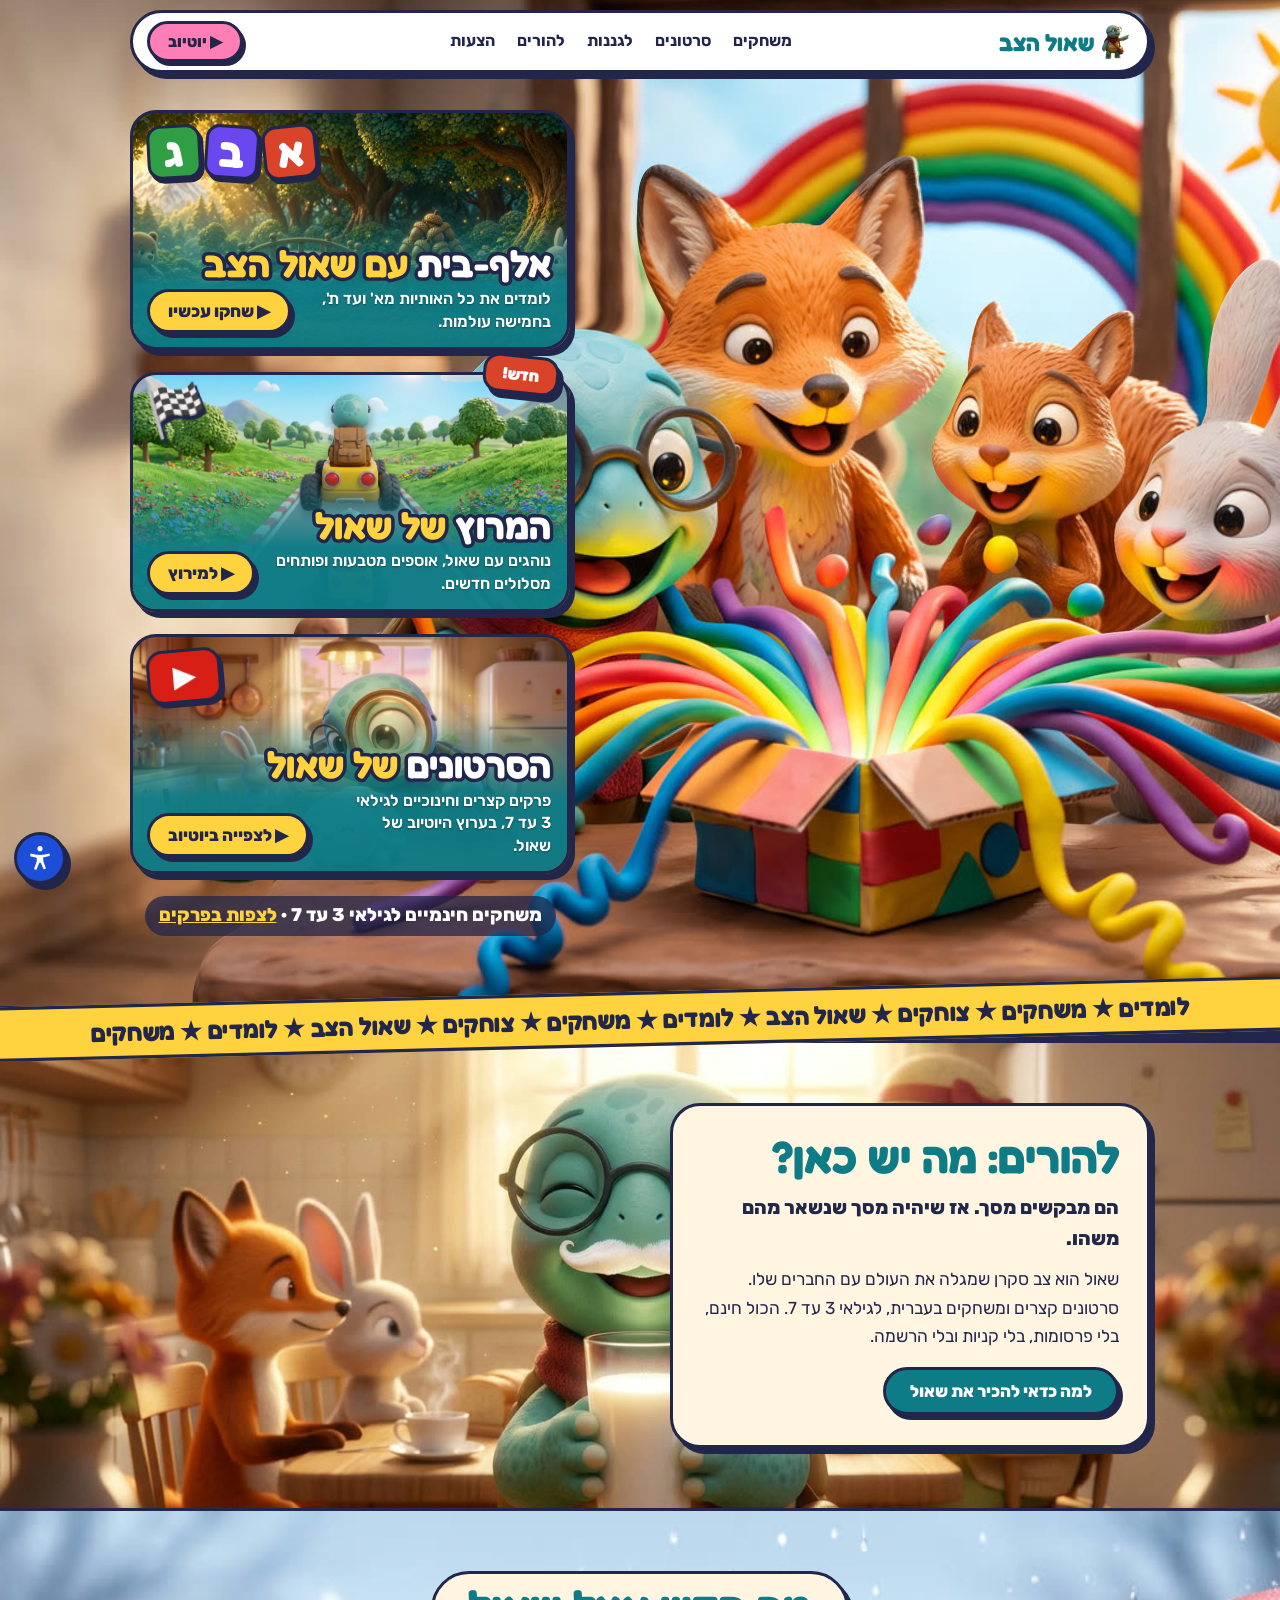
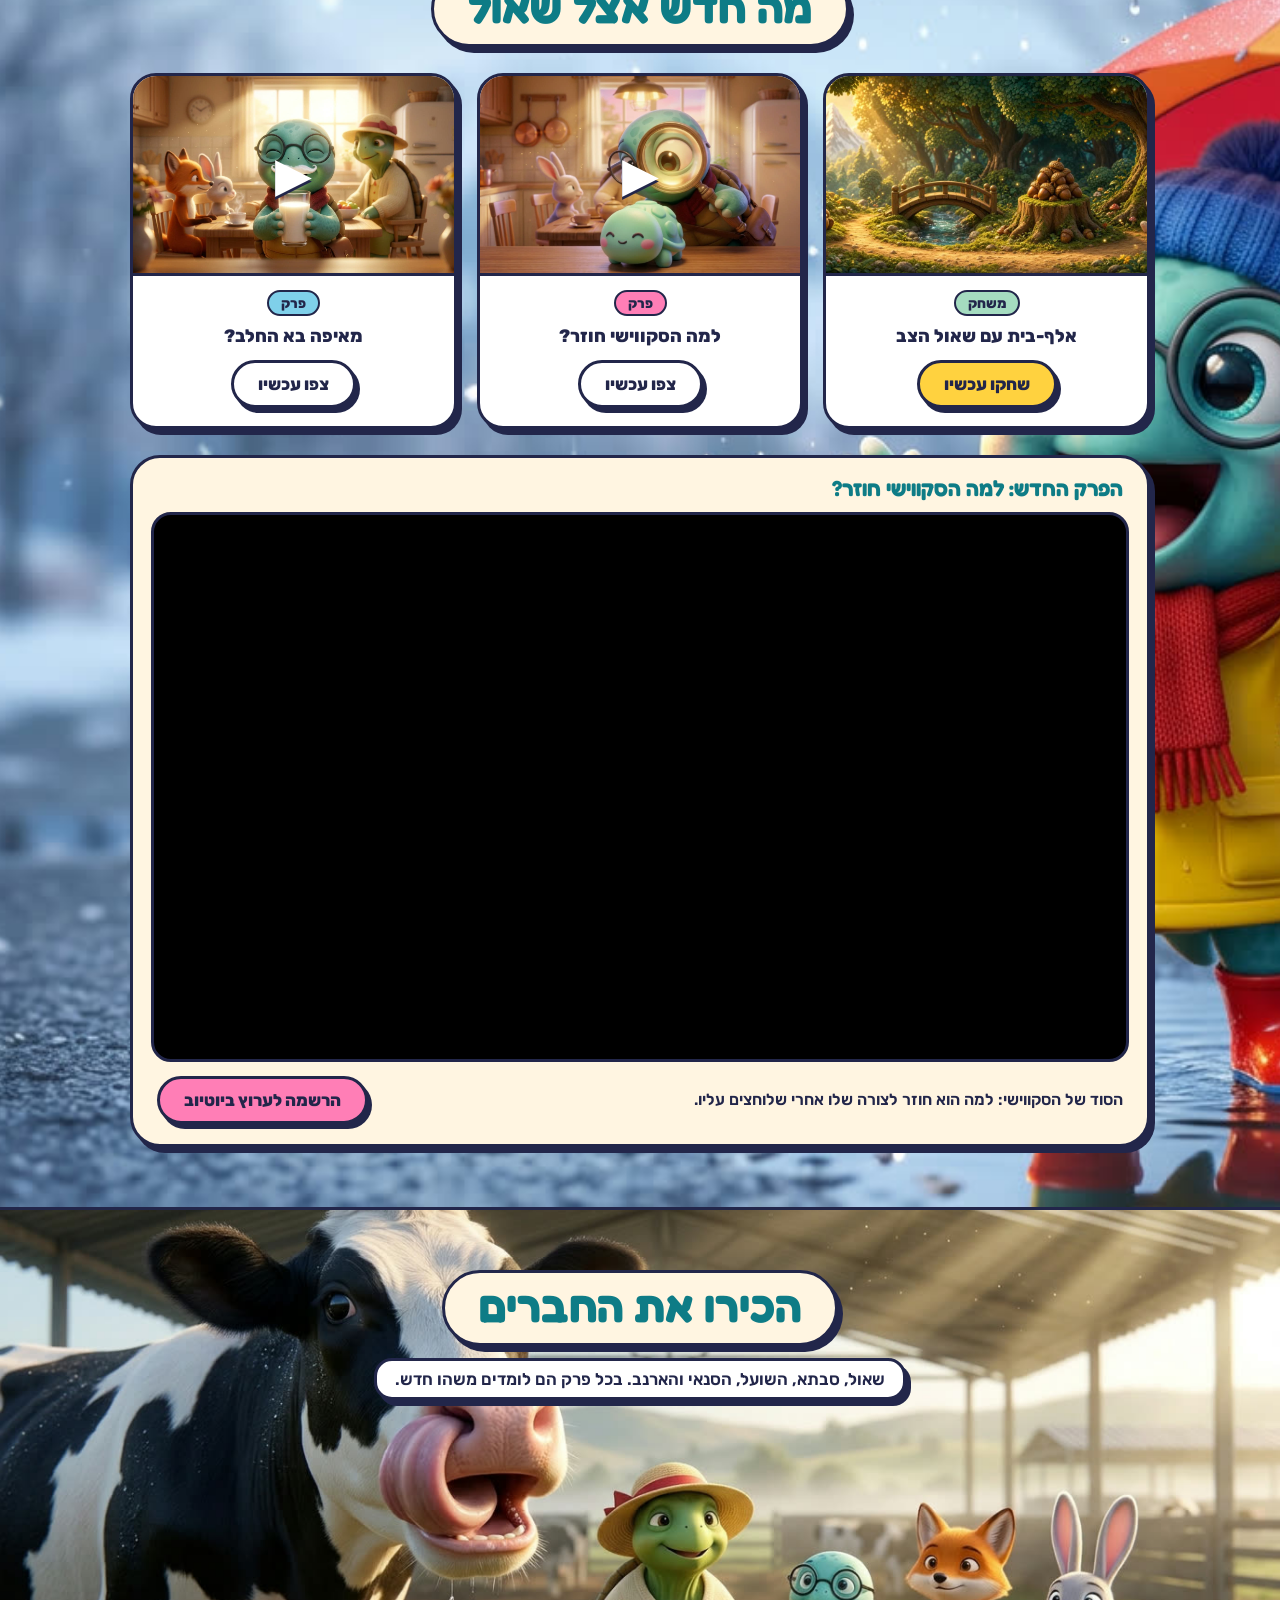
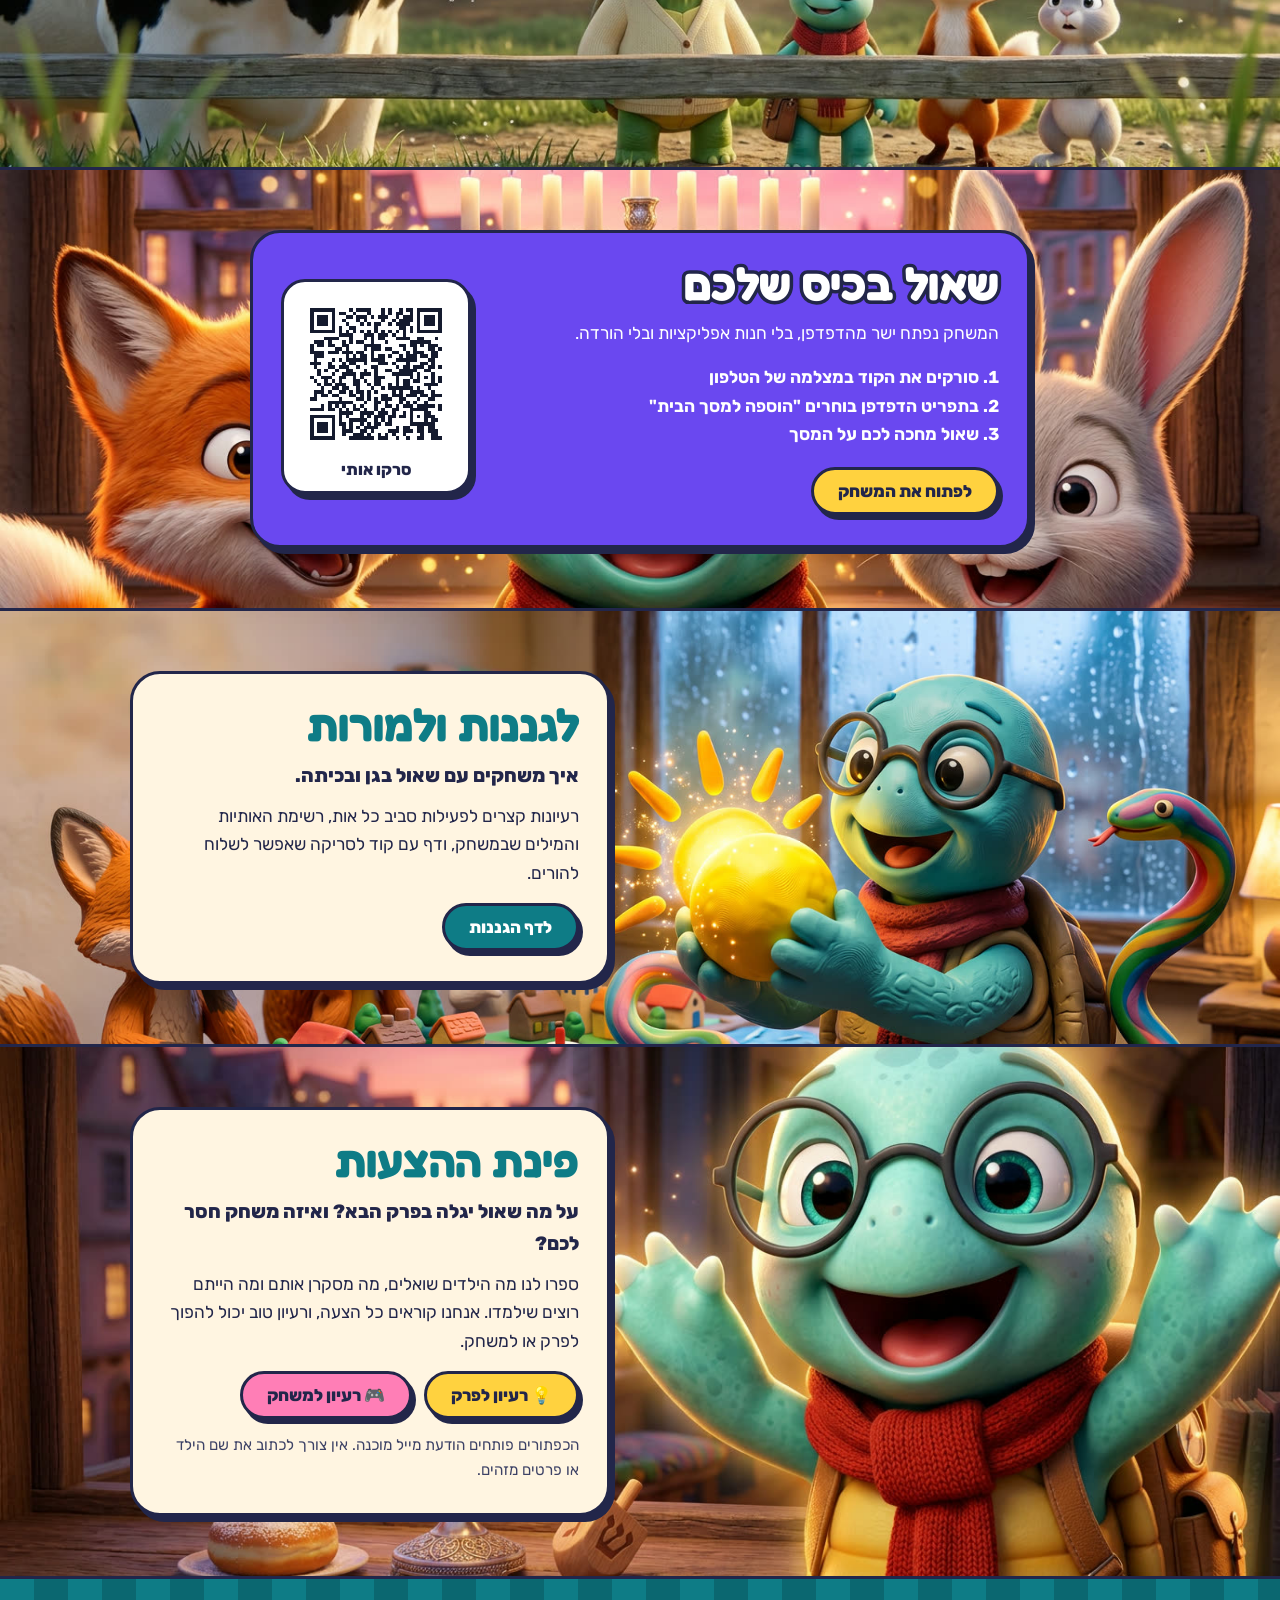
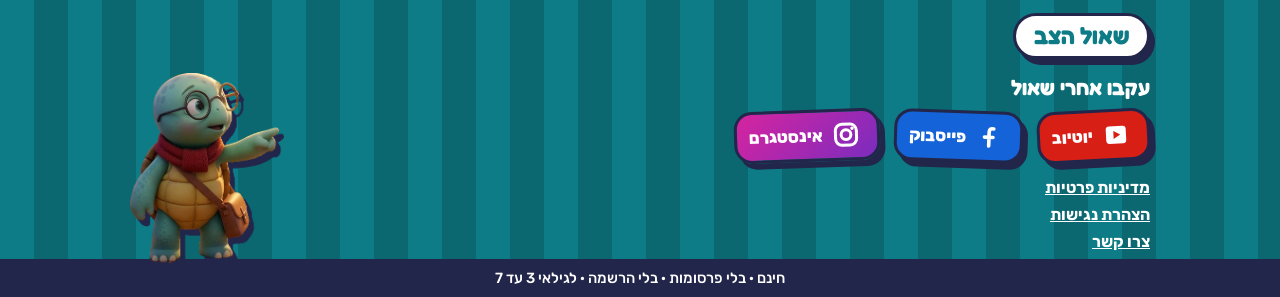
<file: index.html>
<!doctype html>
<html lang="he" dir="rtl">
<head>
<meta charset="utf-8">
<meta property="og:image" content="https://shaulhatzav.co.il/img/share-sq.jpg">
<meta property="og:image:width" content="500">
<meta property="og:image:height" content="500">
<meta property="og:title" content="שאול הצב | משחק אלף-בית חינמי וסרטונים לילדים">
<meta property="og:description" content="שאול הצב: משחק אלף-בית חינמי וסרטונים חינוכיים בעברית לילדים בגילאי 3 עד 7. בלי פרסומות, בלי קניות, בלי הרשמה.">
<meta property="og:url" content="https://shaulhatzav.co.il/">
<meta property="og:type" content="website">
<meta name="twitter:card" content="summary">
<meta name="viewport" content="width=device-width, initial-scale=1">
<title>שאול הצב | משחק אלף-בית חינמי וסרטונים לילדים</title>
<meta name="description" content="שאול הצב: משחק אלף-בית חינמי וסרטונים חינוכיים בעברית לילדים בגילאי 3 עד 7. בלי פרסומות, בלי קניות, בלי הרשמה.">
<link rel="canonical" href="https://shaulhatzav.co.il/">
<script type="application/ld+json">[{"@context": "https://schema.org", "@type": "WebSite", "name": "שאול הצב", "alternateName": ["שאולהצב", "Shaul the Turtle"], "url": "https://shaulhatzav.co.il/", "inLanguage": "he"}, {"@context": "https://schema.org", "@type": "Organization", "name": "שאול הצב", "alternateName": "Shaul the Turtle", "url": "https://shaulhatzav.co.il/", "logo": "https://shaulhatzav.co.il/img/shaul.png", "email": "shaul.hatzav@gmail.com", "description": "משחק אלף-בית חינמי וסרטונים חינוכיים בעברית לילדים בגילאי 3 עד 7.", "sameAs": ["https://www.youtube.com/channel/UC1-MnNsGyyjfJZPgiCrN3sg", "https://www.facebook.com/profile.php?id=61596249973503", "https://www.instagram.com/shaul.hatzav/", "https://xn--4dbcid9azdq.xn--4dbrk0ce/"]}]</script>
<link rel="icon" href="img/shaul.png">
<link rel="preconnect" href="https://fonts.googleapis.com">
<link rel="preconnect" href="https://fonts.gstatic.com" crossorigin>
<link href="https://fonts.googleapis.com/css2?family=Fredoka:wght@500;600;700&family=Rubik:wght@400;500;700;800;900&display=swap" rel="stylesheet">
<link rel="stylesheet" href="css/site.css?v=10">
<link rel="manifest" href="/manifest.webmanifest">
<meta name="theme-color" content="#0e7c86">
<link rel="apple-touch-icon" href="/img/apple-touch-icon.png">
<meta name="apple-mobile-web-app-capable" content="yes">
<meta name="mobile-web-app-capable" content="yes">
<meta name="apple-mobile-web-app-title" content="שאול הצב">
<script src="/js/install.js" defer></script>
</head>
<body>
<a class="skip" href="#main">דלגו לתוכן</a>
<header class="bar"><div class="b st">
  <a class="logo" href="index.html"><img src="img/shaul.png" alt="" width="313" height="398">שאול הצב</a>
  <nav aria-label="ראשי"><a href="#games">משחקים</a><a href="videos/">סרטונים</a><a href="gan/">לגננות</a><a href="#about">להורים</a><a href="#ideas">הצעות</a></nav>
  <details class="menu"><summary>תפריט</summary><div class="st"><a href="#games">משחקים</a><a href="videos/">סרטונים</a><a href="gan/">לגננות</a><a href="#about">להורים</a><a href="#ideas">הצעות</a></div></details>
  <button class="pill inst" type="button" data-install hidden aria-label="התקנת שאול הצב בטלפון">📲<span class="t"> התקנה</span></button>
  <a class="pill p" href="https://www.youtube.com/channel/UC1-MnNsGyyjfJZPgiCrN3sg?sub_confirmation=1" rel="noopener" aria-label="הרשמה לערוץ היוטיוב של שאול הצב">▶ יוטיוב</a>
</div></header>
<main id="main">

<div class="hero" style="background-image:url(img/bg/clay-c.jpg)" data-src="img/bg/clay-c.jpg" data-depth="img/bg/clay-c-d.png"><div class="in">
  <div class="games" id="games" style="scroll-margin-top:84px">
    <a class="game st" href="alef-bet/" style="background-image:url(img/forest-s.jpg)">
      <span class="sign alef" aria-hidden="true"><b>א</b><b>ב</b><b>ג</b></span>
      <div class="txt"><h1>אלף-בית <span>עם שאול הצב</span></h1>
        <span class="d">לומדים את כל האותיות מא' ועד ת', בחמישה עולמות.</span>
        <span class="pill y">▶ שחקו עכשיו</span></div>
    </a>
    <a class="game st" href="race/" style="background-image:url(img/race-s.jpg)">
      <span class="new st">חדש!</span>
      <span class="sign race" aria-hidden="true">🏁</span><img class="kart" src="img/race-kart.png" alt="" width="206" height="240">
      <div class="txt"><h2>המרוץ <span>של שאול</span></h2>
        <span class="d">נוהגים עם שאול, אוספים מטבעות ופותחים מסלולים חדשים.</span>
        <span class="pill y">▶ למירוץ</span></div>
    </a>
    <a class="game st ytc" href="https://www.youtube.com/channel/UC1-MnNsGyyjfJZPgiCrN3sg" rel="noopener" style="background-image:url(img/bg/squishy.jpg)">
      <span class="sign yt" aria-hidden="true">▶</span>
      <div class="txt"><h2>הסרטונים <span>של שאול</span></h2>
        <span class="d">פרקים קצרים וחינוכיים לגילאי 3 עד 7, בערוץ היוטיוב של שאול.</span>
        <span class="pill y">▶ לצפייה ביוטיוב</span></div>
    </a>
    <p class="free">משחקים חינמיים לגילאי 3 עד 7 · <a href="videos/">לצפות בפרקים</a></p>
  </div>
</div></div>
<script src="js/hero3d.js?v=2" defer></script>
<div class="rib" aria-hidden="true"><div class="ribbon">לומדים ★ משחקים ★ צוחקים ★ שאול הצב ★ לומדים ★ משחקים ★ צוחקים ★ שאול הצב ★ לומדים ★ משחקים</div></div>

<section id="about" style="background-image:url(img/bg/milk-kitchen.jpg)"><div class="in side">
  <div class="panel st">
    <h2>להורים: מה יש כאן?</h2>
    <p class="lead">הם מבקשים מסך. אז שיהיה מסך שנשאר מהם משהו.</p>
    <p>שאול הוא צב סקרן שמגלה את העולם עם החברים שלו. סרטונים קצרים ומשחקים בעברית, לגילאי 3 עד 7. הכול חינם, בלי פרסומות, בלי קניות ובלי הרשמה.</p>
    <a class="pill t" href="videos/#parents">למה כדאי להכיר את שאול</a>
  </div>
</div></section>

<section class="plain" style="background-image:url(img/bg/winter.jpg)"><div class="in">
  <h2 class="title st">מה חדש אצל שאול</h2>
  <div class="grid">
    <article class="card st"><a class="pic" href="alef-bet/" style="background-image:url(img/forest-s.jpg)" aria-label="משחק אלף-בית עם שאול הצב"></a>
      <div class="ft"><span class="tag" style="background:var(--mint)">משחק</span><h3>אלף-בית עם שאול הצב</h3><a class="pill y" href="alef-bet/">שחקו עכשיו</a></div></article>
    <article class="card st"><a class="pic" href="videos/#squishy" style="background-image:url(img/bg/squishy.jpg)" aria-label="למה הסקווישי חוזר?"><span aria-hidden="true">▶</span></a><div class="ft"><span class="tag" style="background:var(--pink)">פרק</span><h3>למה הסקווישי חוזר?</h3><a class="pill" href="videos/#squishy">צפו עכשיו</a></div></article>
    <article class="card st"><a class="pic" href="videos/#milk" style="background-image:url(img/bg/milk-kitchen.jpg)" aria-label="מאיפה בא החלב?"><span aria-hidden="true">▶</span></a><div class="ft"><span class="tag" style="background:var(--sky)">פרק</span><h3>מאיפה בא החלב?</h3><a class="pill" href="videos/#milk">צפו עכשיו</a></div></article>
  </div>
  <div class="player st">
    <h3>הפרק החדש: למה הסקווישי חוזר?</h3>
    <div class="frame"><iframe src="https://www.youtube-nocookie.com/embed/lowUQMVtAIc?rel=0" title="למה הסקווישי חוזר?" loading="lazy" allow="accelerometer; clipboard-write; encrypted-media; gyroscope; picture-in-picture; web-share" allowfullscreen referrerpolicy="strict-origin-when-cross-origin"></iframe></div>
    <div class="row"><p>הסוד של הסקווישי: למה הוא חוזר לצורה שלו אחרי שלוחצים עליו.</p><a class="pill p" href="https://www.youtube.com/channel/UC1-MnNsGyyjfJZPgiCrN3sg?sub_confirmation=1" rel="noopener">הרשמה לערוץ ביוטיוב</a></div>
  </div>
</div></section>

<section class="friends" style="background-image:url(img/bg/milk-farm.jpg)" role="img" aria-label="שאול, סבתא, השועל והארנב עומדים ליד פרה ברפת"><div class="in">
  <h2 class="title st">הכירו את החברים</h2>
  <p class="st">שאול, סבתא, השועל, הסנאי והארנב. בכל פרק הם לומדים משהו חדש.</p>
</div></section>

<section class="pocket plain" style="background-image:url(img/bg/hanukkah.jpg)"><div class="in">
  <div class="panel st">
    <div>
      <h2>שאול בכיס שלכם</h2>
      <p>המשחק נפתח ישר מהדפדפן, בלי חנות אפליקציות ובלי הורדה.</p>
      <ol><li>סורקים את הקוד במצלמה של הטלפון</li><li>בתפריט הדפדפן בוחרים "הוספה למסך הבית"</li><li>שאול מחכה לכם על המסך</li></ol>
      <a class="pill y" href="alef-bet/">לפתוח את המשחק</a>
    </div>
    <div class="qr st"><img src="img/qr-alef-bet.png" alt="קוד QR שפותח את משחק האלף-בית של שאול הצב" width="1080" height="1080" loading="lazy">סרקו אותי</div>
  </div>
</div></section>

<section style="background-image:url(img/bg/clay-b.jpg)"><div class="in side l">
  <div class="panel st">
    <h2>לגננות ולמורות</h2>
    <p class="lead">איך משחקים עם שאול בגן ובכיתה.</p>
    <p>רעיונות קצרים לפעילות סביב כל אות, רשימת האותיות והמילים שבמשחק, ודף עם קוד לסריקה שאפשר לשלוח להורים.</p>
    <a class="pill t" href="gan/">לדף הגננות</a>
  </div>
</div></section>

<section id="ideas" class="ideas" style="background-image:url(img/bg/hanukkah1.jpg)"><div class="in side l">
  <div class="panel st">
    <h2>פינת ההצעות</h2>
    <p class="lead">על מה שאול יגלה בפרק הבא? ואיזה משחק חסר לכם?</p>
    <p>ספרו לנו מה הילדים שואלים, מה מסקרן אותם ומה הייתם רוצים שילמדו. אנחנו קוראים כל הצעה, ורעיון טוב יכול להפוך לפרק או למשחק.</p>
    <div class="btns" style="justify-content:flex-start"><a class="pill y" href="mailto:shaul.hatzav@gmail.com?subject=%D7%A8%D7%A2%D7%99%D7%95%D7%9F%20%D7%9C%D7%A4%D7%A8%D7%A7%20%D7%A9%D7%9C%20%D7%A9%D7%90%D7%95%D7%9C%20%D7%94%D7%A6%D7%91&body=%D7%A9%D7%9C%D7%95%D7%9D%20%D7%A6%D7%95%D7%95%D7%AA%20%D7%A9%D7%90%D7%95%D7%9C%20%D7%94%D7%A6%D7%91%2C%0A%0A%D7%94%D7%A8%D7%A2%D7%99%D7%95%D7%9F%20%D7%A9%D7%9C%D7%A0%D7%95%20%D7%9C%D7%A4%D7%A8%D7%A7%3A%0A%0A%0A%D7%92%D7%99%D7%9C%20%D7%94%D7%99%D7%9C%D7%93/%D7%94%20%28%D7%9C%D7%90%20%D7%97%D7%95%D7%91%D7%94%29%3A%0A">💡 רעיון לפרק</a><a class="pill p" href="mailto:shaul.hatzav@gmail.com?subject=%D7%A8%D7%A2%D7%99%D7%95%D7%9F%20%D7%9C%D7%9E%D7%A9%D7%97%D7%A7%20%D7%A9%D7%9C%20%D7%A9%D7%90%D7%95%D7%9C%20%D7%94%D7%A6%D7%91&body=%D7%A9%D7%9C%D7%95%D7%9D%20%D7%A6%D7%95%D7%95%D7%AA%20%D7%A9%D7%90%D7%95%D7%9C%20%D7%94%D7%A6%D7%91%2C%0A%0A%D7%94%D7%A8%D7%A2%D7%99%D7%95%D7%9F%20%D7%A9%D7%9C%D7%A0%D7%95%20%D7%9C%D7%9E%D7%A9%D7%97%D7%A7%3A%0A%0A%0A%D7%92%D7%99%D7%9C%20%D7%94%D7%99%D7%9C%D7%93/%D7%94%20%28%D7%9C%D7%90%20%D7%97%D7%95%D7%91%D7%94%29%3A%0A">🎮 רעיון למשחק</a></div>
    <p class="note">הכפתורים פותחים הודעת מייל מוכנה. אין צורך לכתוב את שם הילד או פרטים מזהים.</p>
  </div>
</div></section>

</main>
<footer><div class="in">
  <div>
    <a class="logo st" href="index.html">שאול הצב</a>
    <nav aria-label="תחתון">
      <div class="follow"><p class="fh">עקבו אחרי שאול</p><div class="soc"><a class="st yt" href="https://www.youtube.com/channel/UC1-MnNsGyyjfJZPgiCrN3sg" rel="noopener" aria-label="שאול הצב ביוטיוב"><svg viewBox="0 0 24 24" aria-hidden="true"><path d="M4 7.6q0-2.6 2.6-2.6h10.8q2.6 0 2.6 2.6v8.8q0 2.6-2.6 2.6H6.6q-2.6 0-2.6-2.6z" fill="#fff"/><path d="M10 8.8l5.4 3.2-5.4 3.2z" fill="#d81f16"/></svg><span>יוטיוב</span></a><a class="st fb" href="https://www.facebook.com/profile.php?id=61596249973503" rel="noopener" aria-label="שאול הצב בפייסבוק"><svg viewBox="0 0 24 24" aria-hidden="true"><path d="M15.6 5.4q-3.6-.8-3.6 3v10.8M8.4 12.2h6.8" fill="none" stroke="#fff" stroke-width="2.9" stroke-linecap="round" stroke-linejoin="round"/></svg><span>פייסבוק</span></a><a class="st ig" href="https://www.instagram.com/shaul.hatzav/" rel="noopener" aria-label="שאול הצב באינסטגרם"><svg viewBox="0 0 24 24" aria-hidden="true"><rect x="3.6" y="3.6" width="16.8" height="16.8" rx="5.2" fill="none" stroke="#fff" stroke-width="2.4"/><circle cx="12" cy="12" r="3.9" fill="none" stroke="#fff" stroke-width="2.4"/><circle cx="17" cy="7" r="1.4" fill="#fff"/></svg><span>אינסטגרם</span></a></div></div>
      <a href="privacy/">מדיניות פרטיות</a>
      <a href="accessibility/">הצהרת נגישות</a>
      <a href="mailto:shaul.hatzav@gmail.com">צרו קשר</a>
    </nav>
  </div>
  <img class="s" src="img/shaul.png" alt="" width="313" height="398" loading="lazy">
</div><div class="copy">חינם · בלי פרסומות · בלי הרשמה · לגילאי 3 עד 7</div></footer>
<a class="a11y st" href="accessibility/" aria-label="הצהרת נגישות"><svg viewBox="0 0 24 24" aria-hidden="true"><circle cx="12" cy="4" r="2.2"/><path d="M4 8.2c2.6.8 5.3 1.2 8 1.2s5.4-.4 8-1.2l.5 1.9c-1.9.6-3.8 1-5.7 1.2v3.2l2.3 6.6-1.9.7L12.6 16h-1.2l-2.6 6.2-1.9-.7 2.3-6.6v-3.2c-1.9-.2-3.8-.6-5.7-1.2z"/></svg></a>
</body>
</html>
</file>
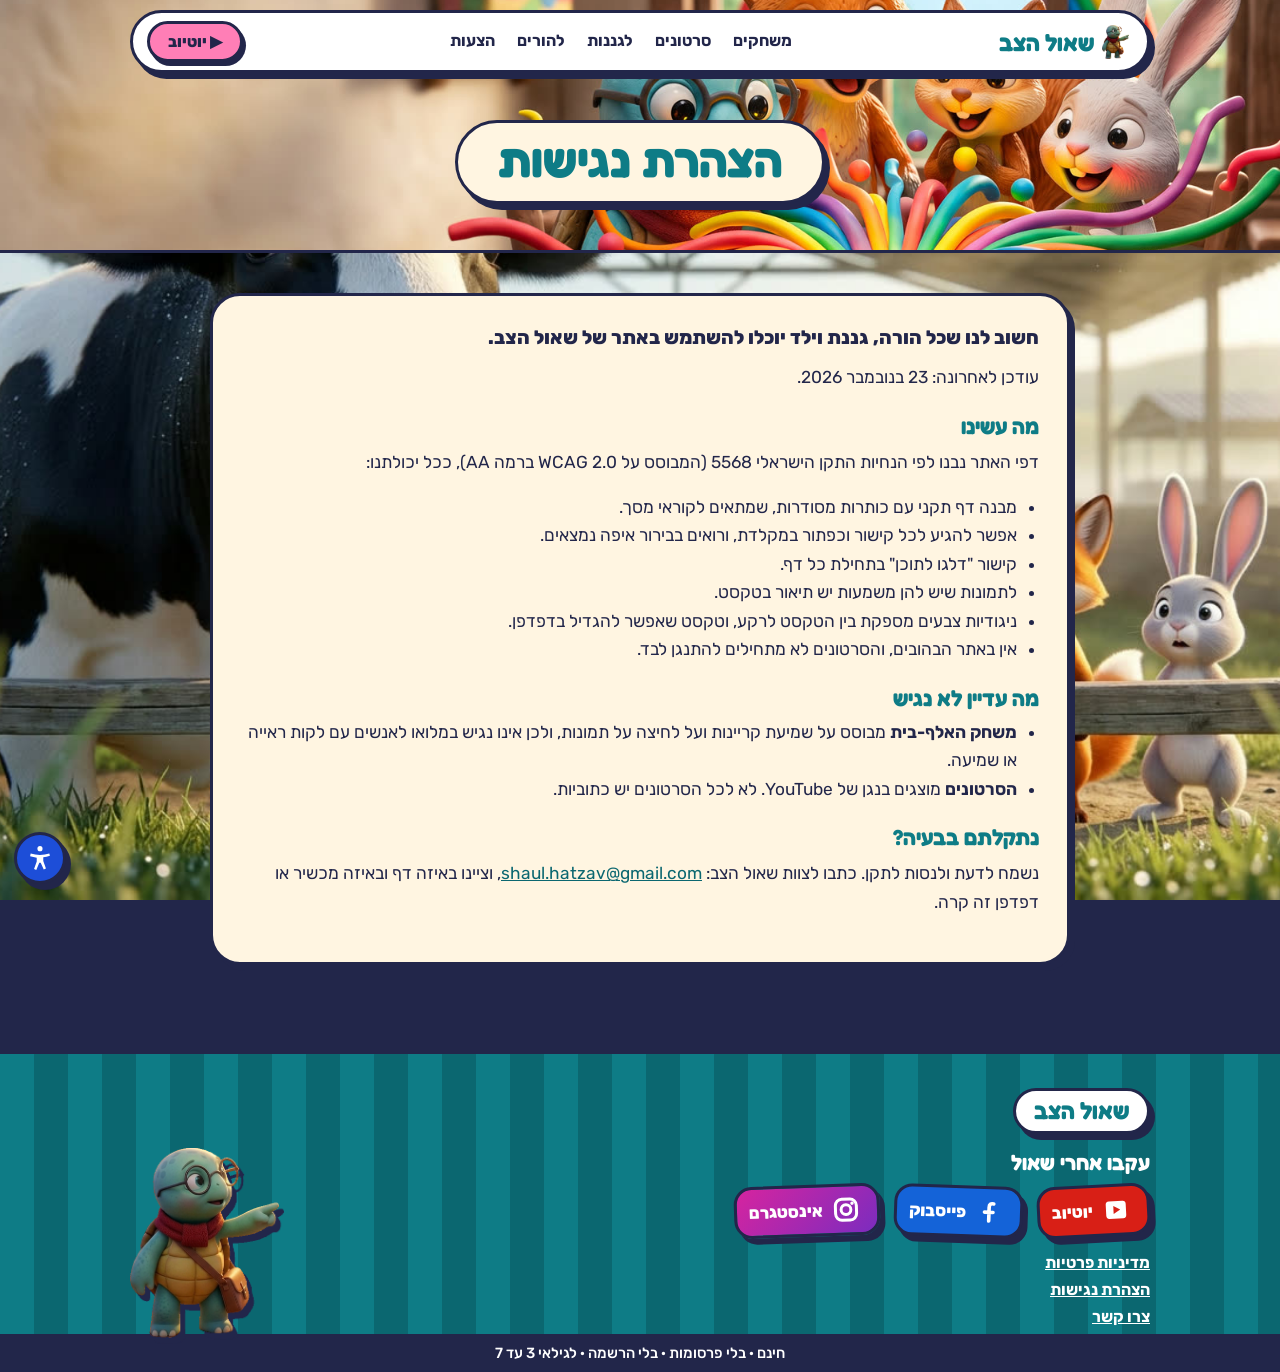
<file: accessibility/index.html>
<!doctype html>
<html lang="he" dir="rtl">
<head>
<meta charset="utf-8">
<meta property="og:image" content="https://shaulhatzav.co.il/img/share-sq.jpg">
<meta property="og:image:width" content="500">
<meta property="og:image:height" content="500">
<meta property="og:title" content="הצהרת נגישות | שאול הצב">
<meta property="og:description" content="הצהרת הנגישות של האתר שאול הצב.">
<meta property="og:url" content="https://shaulhatzav.co.il/accessibility/">
<meta property="og:type" content="website">
<meta name="twitter:card" content="summary">
<meta name="viewport" content="width=device-width, initial-scale=1">
<title>הצהרת נגישות | שאול הצב</title>
<meta name="description" content="הצהרת הנגישות של האתר שאול הצב.">
<link rel="canonical" href="https://shaulhatzav.co.il/accessibility/">
<link rel="icon" href="../img/shaul.png">
<link rel="preconnect" href="https://fonts.googleapis.com">
<link rel="preconnect" href="https://fonts.gstatic.com" crossorigin>
<link href="https://fonts.googleapis.com/css2?family=Fredoka:wght@500;600;700&family=Rubik:wght@400;500;700;800;900&display=swap" rel="stylesheet">
<link rel="stylesheet" href="../css/site.css?v=10">
<link rel="manifest" href="/manifest.webmanifest">
<meta name="theme-color" content="#0e7c86">
<link rel="apple-touch-icon" href="/img/apple-touch-icon.png">
<meta name="apple-mobile-web-app-capable" content="yes">
<meta name="mobile-web-app-capable" content="yes">
<meta name="apple-mobile-web-app-title" content="שאול הצב">
<script src="/js/install.js" defer></script>
</head>
<body>
<a class="skip" href="#main">דלגו לתוכן</a>
<header class="bar"><div class="b st">
  <a class="logo" href="../index.html"><img src="../img/shaul.png" alt="" width="313" height="398">שאול הצב</a>
  <nav aria-label="ראשי"><a href="../index.html#games">משחקים</a><a href="../videos/">סרטונים</a><a href="../gan/">לגננות</a><a href="../index.html#about">להורים</a><a href="../index.html#ideas">הצעות</a></nav>
  <details class="menu"><summary>תפריט</summary><div class="st"><a href="../index.html#games">משחקים</a><a href="../videos/">סרטונים</a><a href="../gan/">לגננות</a><a href="../index.html#about">להורים</a><a href="../index.html#ideas">הצעות</a></div></details>
  <button class="pill inst" type="button" data-install hidden aria-label="התקנת שאול הצב בטלפון">📲<span class="t"> התקנה</span></button>
  <a class="pill p" href="https://www.youtube.com/channel/UC1-MnNsGyyjfJZPgiCrN3sg?sub_confirmation=1" rel="noopener" aria-label="הרשמה לערוץ היוטיוב של שאול הצב">▶ יוטיוב</a>
</div></header>
<main id="main">

<div class="pagehead" style="background-image:url(../img/bg/clay-c.jpg)"><div class="in"><h1 class="st">הצהרת נגישות</h1></div></div>
<div class="page" style="background-image:url(../img/bg/milk-farm.jpg)"><div class="in">
  <div class="panel st">
    <p class="lead">חשוב לנו שכל הורה, גננת וילד יוכלו להשתמש באתר של שאול הצב.</p>
    <p>עודכן לאחרונה: 23 בנובמבר 2026.</p>
    <h2 class="h3">מה עשינו</h2>
    <p>דפי האתר נבנו לפי הנחיות התקן הישראלי 5568 (המבוסס על WCAG 2.0 ברמה AA), ככל יכולתנו:</p>
    <ul>
      <li>מבנה דף תקני עם כותרות מסודרות, שמתאים לקוראי מסך.</li>
      <li>אפשר להגיע לכל קישור וכפתור במקלדת, ורואים בבירור איפה נמצאים.</li>
      <li>קישור "דלגו לתוכן" בתחילת כל דף.</li>
      <li>לתמונות שיש להן משמעות יש תיאור בטקסט.</li>
      <li>ניגודיות צבעים מספקת בין הטקסט לרקע, וטקסט שאפשר להגדיל בדפדפן.</li>
      <li>אין באתר הבהובים, והסרטונים לא מתחילים להתנגן לבד.</li>
    </ul>
    <h2 class="h3">מה עדיין לא נגיש</h2>
    <ul>
      <li><b>משחק האלף-בית</b> מבוסס על שמיעת קריינות ועל לחיצה על תמונות, ולכן אינו נגיש במלואו לאנשים עם לקות ראייה או שמיעה.</li>
      <li><b>הסרטונים</b> מוצגים בנגן של YouTube. לא לכל הסרטונים יש כתוביות.</li>
    </ul>
    <h2 class="h3">נתקלתם בבעיה?</h2>
    <p>נשמח לדעת ולנסות לתקן. כתבו לצוות שאול הצב: <a href="mailto:shaul.hatzav@gmail.com">shaul.hatzav@gmail.com</a>, וציינו באיזה דף ובאיזה מכשיר או דפדפן זה קרה.</p>
  </div>
</div></div>

</main>
<footer><div class="in">
  <div>
    <a class="logo st" href="../index.html">שאול הצב</a>
    <nav aria-label="תחתון">
      <div class="follow"><p class="fh">עקבו אחרי שאול</p><div class="soc"><a class="st yt" href="https://www.youtube.com/channel/UC1-MnNsGyyjfJZPgiCrN3sg" rel="noopener" aria-label="שאול הצב ביוטיוב"><svg viewBox="0 0 24 24" aria-hidden="true"><path d="M4 7.6q0-2.6 2.6-2.6h10.8q2.6 0 2.6 2.6v8.8q0 2.6-2.6 2.6H6.6q-2.6 0-2.6-2.6z" fill="#fff"/><path d="M10 8.8l5.4 3.2-5.4 3.2z" fill="#d81f16"/></svg><span>יוטיוב</span></a><a class="st fb" href="https://www.facebook.com/profile.php?id=61596249973503" rel="noopener" aria-label="שאול הצב בפייסבוק"><svg viewBox="0 0 24 24" aria-hidden="true"><path d="M15.6 5.4q-3.6-.8-3.6 3v10.8M8.4 12.2h6.8" fill="none" stroke="#fff" stroke-width="2.9" stroke-linecap="round" stroke-linejoin="round"/></svg><span>פייסבוק</span></a><a class="st ig" href="https://www.instagram.com/shaul.hatzav/" rel="noopener" aria-label="שאול הצב באינסטגרם"><svg viewBox="0 0 24 24" aria-hidden="true"><rect x="3.6" y="3.6" width="16.8" height="16.8" rx="5.2" fill="none" stroke="#fff" stroke-width="2.4"/><circle cx="12" cy="12" r="3.9" fill="none" stroke="#fff" stroke-width="2.4"/><circle cx="17" cy="7" r="1.4" fill="#fff"/></svg><span>אינסטגרם</span></a></div></div>
      <a href="../privacy/">מדיניות פרטיות</a>
      <a href="../accessibility/">הצהרת נגישות</a>
      <a href="mailto:shaul.hatzav@gmail.com">צרו קשר</a>
    </nav>
  </div>
  <img class="s" src="../img/shaul.png" alt="" width="313" height="398" loading="lazy">
</div><div class="copy">חינם · בלי פרסומות · בלי הרשמה · לגילאי 3 עד 7</div></footer>
<a class="a11y st" href="../accessibility/" aria-label="הצהרת נגישות"><svg viewBox="0 0 24 24" aria-hidden="true"><circle cx="12" cy="4" r="2.2"/><path d="M4 8.2c2.6.8 5.3 1.2 8 1.2s5.4-.4 8-1.2l.5 1.9c-1.9.6-3.8 1-5.7 1.2v3.2l2.3 6.6-1.9.7L12.6 16h-1.2l-2.6 6.2-1.9-.7 2.3-6.6v-3.2c-1.9-.2-3.8-.6-5.7-1.2z"/></svg></a>
</body>
</html>
</file>
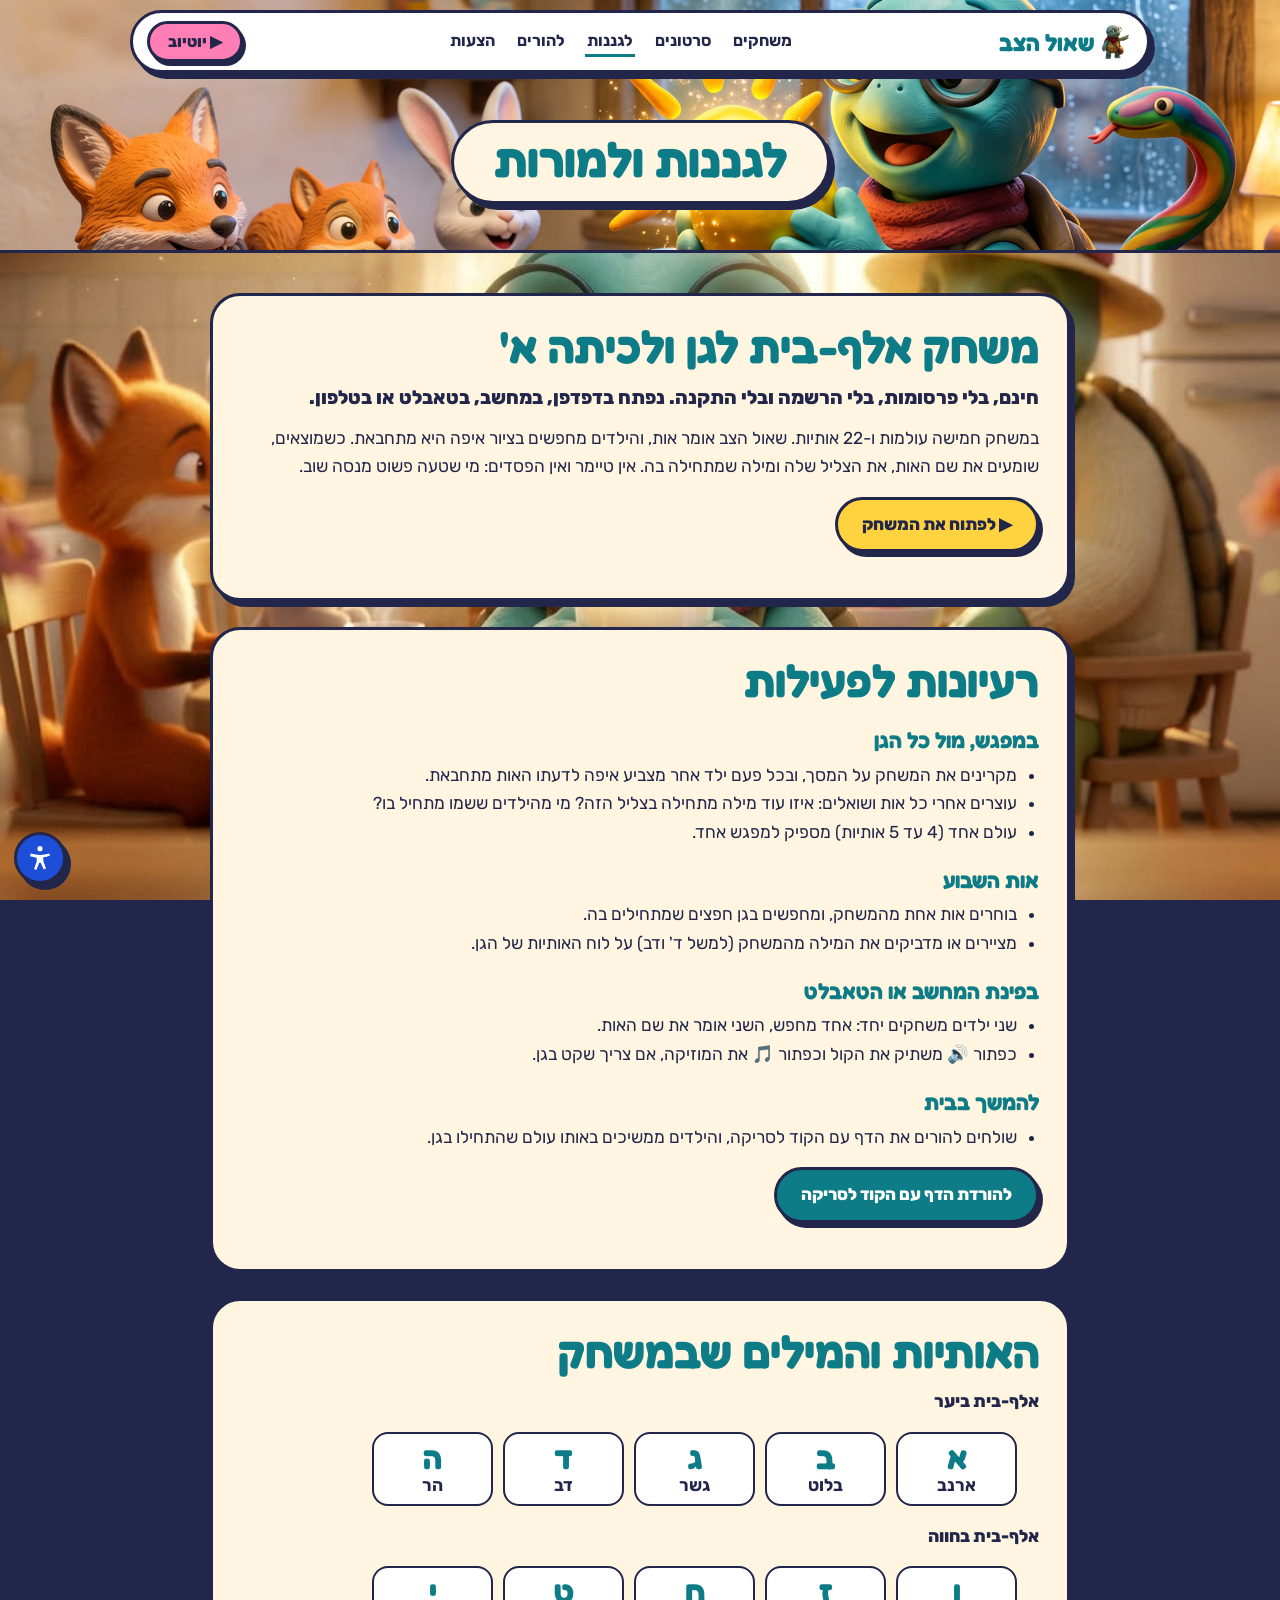
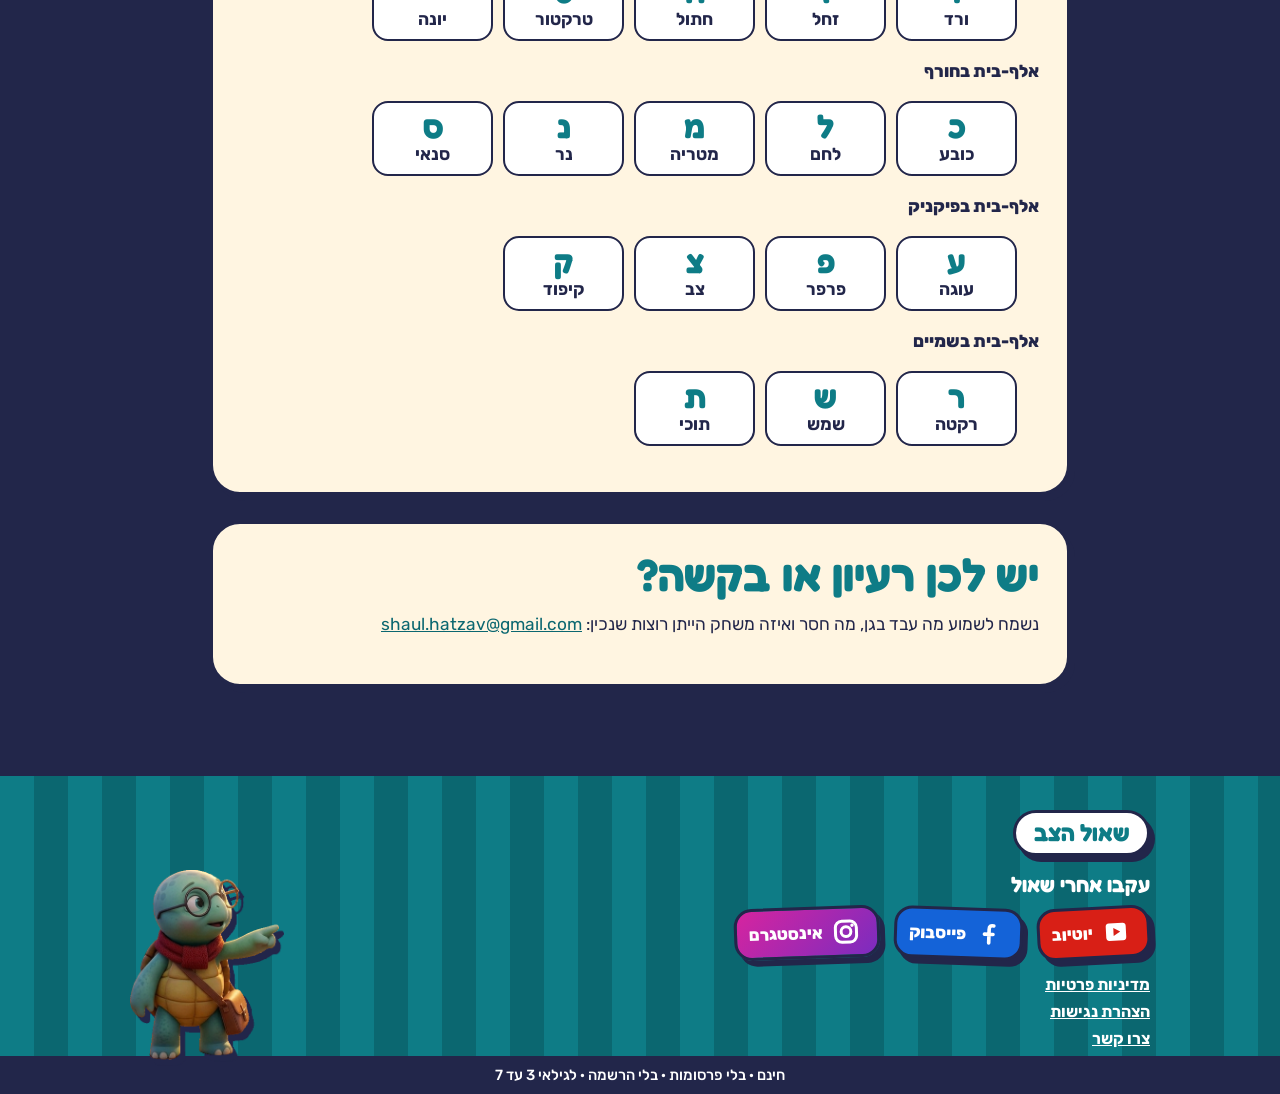
<file: gan/index.html>
<!doctype html>
<html lang="he" dir="rtl">
<head>
<meta charset="utf-8">
<meta property="og:image" content="https://shaulhatzav.co.il/img/share-sq.jpg">
<meta property="og:image:width" content="500">
<meta property="og:image:height" content="500">
<meta property="og:title" content="שאול הצב לגננות ולמורות | משחק אלף-בית לגן">
<meta property="og:description" content="משחק אלף-בית חינמי לגן ולכיתה א': רעיונות לפעילות, רשימת האותיות והמילים, ודף עם קוד לסריקה להורים.">
<meta property="og:url" content="https://shaulhatzav.co.il/gan/">
<meta property="og:type" content="website">
<meta name="twitter:card" content="summary">
<meta name="viewport" content="width=device-width, initial-scale=1">
<title>שאול הצב לגננות ולמורות | משחק אלף-בית לגן</title>
<meta name="description" content="משחק אלף-בית חינמי לגן ולכיתה א': רעיונות לפעילות, רשימת האותיות והמילים, ודף עם קוד לסריקה להורים.">
<link rel="canonical" href="https://shaulhatzav.co.il/gan/">
<link rel="icon" href="../img/shaul.png">
<link rel="preconnect" href="https://fonts.googleapis.com">
<link rel="preconnect" href="https://fonts.gstatic.com" crossorigin>
<link href="https://fonts.googleapis.com/css2?family=Fredoka:wght@500;600;700&family=Rubik:wght@400;500;700;800;900&display=swap" rel="stylesheet">
<link rel="stylesheet" href="../css/site.css?v=10">
<link rel="manifest" href="/manifest.webmanifest">
<meta name="theme-color" content="#0e7c86">
<link rel="apple-touch-icon" href="/img/apple-touch-icon.png">
<meta name="apple-mobile-web-app-capable" content="yes">
<meta name="mobile-web-app-capable" content="yes">
<meta name="apple-mobile-web-app-title" content="שאול הצב">
<script src="/js/install.js" defer></script>
</head>
<body>
<a class="skip" href="#main">דלגו לתוכן</a>
<header class="bar"><div class="b st">
  <a class="logo" href="../index.html"><img src="../img/shaul.png" alt="" width="313" height="398">שאול הצב</a>
  <nav aria-label="ראשי"><a href="../index.html#games">משחקים</a><a href="../videos/">סרטונים</a><a href="../gan/" aria-current="page">לגננות</a><a href="../index.html#about">להורים</a><a href="../index.html#ideas">הצעות</a></nav>
  <details class="menu"><summary>תפריט</summary><div class="st"><a href="../index.html#games">משחקים</a><a href="../videos/">סרטונים</a><a href="../gan/" aria-current="page">לגננות</a><a href="../index.html#about">להורים</a><a href="../index.html#ideas">הצעות</a></div></details>
  <button class="pill inst" type="button" data-install hidden aria-label="התקנת שאול הצב בטלפון">📲<span class="t"> התקנה</span></button>
  <a class="pill p" href="https://www.youtube.com/channel/UC1-MnNsGyyjfJZPgiCrN3sg?sub_confirmation=1" rel="noopener" aria-label="הרשמה לערוץ היוטיוב של שאול הצב">▶ יוטיוב</a>
</div></header>
<main id="main">

<div class="pagehead" style="background-image:url(../img/bg/clay-b.jpg)"><div class="in"><h1 class="st">לגננות ולמורות</h1></div></div>
<div class="page" style="background-image:url(../img/bg/milk-kitchen.jpg)"><div class="in">
  <div class="panel st">
    <h2>משחק אלף-בית לגן ולכיתה א'</h2>
    <p class="lead">חינם, בלי פרסומות, בלי הרשמה ובלי התקנה. נפתח בדפדפן, במחשב, בטאבלט או בטלפון.</p>
    <p>במשחק חמישה עולמות ו-22 אותיות. שאול הצב אומר אות, והילדים מחפשים בציור איפה היא מתחבאת. כשמוצאים, שומעים את שם האות, את הצליל שלה ומילה שמתחילה בה. אין טיימר ואין הפסדים: מי שטעה פשוט מנסה שוב.</p>
    <p><a class="pill y" href="../alef-bet/">▶ לפתוח את המשחק</a></p>
  </div>
  <div class="panel st">
    <h2>רעיונות לפעילות</h2>
    <h3>במפגש, מול כל הגן</h3>
    <ul><li>מקרינים את המשחק על המסך, ובכל פעם ילד אחר מצביע איפה לדעתו האות מתחבאת.</li><li>עוצרים אחרי כל אות ושואלים: איזו עוד מילה מתחילה בצליל הזה? מי מהילדים ששמו מתחיל בו?</li><li>עולם אחד (4 עד 5 אותיות) מספיק למפגש אחד.</li></ul>
    <h3>אות השבוע</h3>
    <ul><li>בוחרים אות אחת מהמשחק, ומחפשים בגן חפצים שמתחילים בה.</li><li>מציירים או מדביקים את המילה מהמשחק (למשל ד' ודב) על לוח האותיות של הגן.</li></ul>
    <h3>בפינת המחשב או הטאבלט</h3>
    <ul><li>שני ילדים משחקים יחד: אחד מחפש, השני אומר את שם האות.</li><li>כפתור 🔊 משתיק את הקול וכפתור 🎵 את המוזיקה, אם צריך שקט בגן.</li></ul>
    <h3>להמשך בבית</h3>
    <ul><li>שולחים להורים את הדף עם הקוד לסריקה, והילדים ממשיכים באותו עולם שהתחילו בגן.</li></ul>
    <p><a class="pill t" href="../img/qr-card.png" download="shaul-alef-bet-qr.png">להורדת הדף עם הקוד לסריקה</a></p>
  </div>
  <div class="panel st">
    <h2>האותיות והמילים שבמשחק</h2>
    <p class="world">אלף-בית ביער</p><ul class="letters"><li><b>א</b>ארנב</li><li><b>ב</b>בלוט</li><li><b>ג</b>גשר</li><li><b>ד</b>דב</li><li><b>ה</b>הר</li></ul><p class="world">אלף-בית בחווה</p><ul class="letters"><li><b>ו</b>ורד</li><li><b>ז</b>זחל</li><li><b>ח</b>חתול</li><li><b>ט</b>טרקטור</li><li><b>י</b>יונה</li></ul><p class="world">אלף-בית בחורף</p><ul class="letters"><li><b>כ</b>כובע</li><li><b>ל</b>לחם</li><li><b>מ</b>מטריה</li><li><b>נ</b>נר</li><li><b>ס</b>סנאי</li></ul><p class="world">אלף-בית בפיקניק</p><ul class="letters"><li><b>ע</b>עוגה</li><li><b>פ</b>פרפר</li><li><b>צ</b>צב</li><li><b>ק</b>קיפוד</li></ul><p class="world">אלף-בית בשמיים</p><ul class="letters"><li><b>ר</b>רקטה</li><li><b>ש</b>שמש</li><li><b>ת</b>תוכי</li></ul>
  </div>
  <div class="panel st">
    <h2>יש לכן רעיון או בקשה?</h2>
    <p>נשמח לשמוע מה עבד בגן, מה חסר ואיזה משחק הייתן רוצות שנכין: <a href="mailto:shaul.hatzav@gmail.com">shaul.hatzav@gmail.com</a></p>
  </div>
</div></div>

</main>
<footer><div class="in">
  <div>
    <a class="logo st" href="../index.html">שאול הצב</a>
    <nav aria-label="תחתון">
      <div class="follow"><p class="fh">עקבו אחרי שאול</p><div class="soc"><a class="st yt" href="https://www.youtube.com/channel/UC1-MnNsGyyjfJZPgiCrN3sg" rel="noopener" aria-label="שאול הצב ביוטיוב"><svg viewBox="0 0 24 24" aria-hidden="true"><path d="M4 7.6q0-2.6 2.6-2.6h10.8q2.6 0 2.6 2.6v8.8q0 2.6-2.6 2.6H6.6q-2.6 0-2.6-2.6z" fill="#fff"/><path d="M10 8.8l5.4 3.2-5.4 3.2z" fill="#d81f16"/></svg><span>יוטיוב</span></a><a class="st fb" href="https://www.facebook.com/profile.php?id=61596249973503" rel="noopener" aria-label="שאול הצב בפייסבוק"><svg viewBox="0 0 24 24" aria-hidden="true"><path d="M15.6 5.4q-3.6-.8-3.6 3v10.8M8.4 12.2h6.8" fill="none" stroke="#fff" stroke-width="2.9" stroke-linecap="round" stroke-linejoin="round"/></svg><span>פייסבוק</span></a><a class="st ig" href="https://www.instagram.com/shaul.hatzav/" rel="noopener" aria-label="שאול הצב באינסטגרם"><svg viewBox="0 0 24 24" aria-hidden="true"><rect x="3.6" y="3.6" width="16.8" height="16.8" rx="5.2" fill="none" stroke="#fff" stroke-width="2.4"/><circle cx="12" cy="12" r="3.9" fill="none" stroke="#fff" stroke-width="2.4"/><circle cx="17" cy="7" r="1.4" fill="#fff"/></svg><span>אינסטגרם</span></a></div></div>
      <a href="../privacy/">מדיניות פרטיות</a>
      <a href="../accessibility/">הצהרת נגישות</a>
      <a href="mailto:shaul.hatzav@gmail.com">צרו קשר</a>
    </nav>
  </div>
  <img class="s" src="../img/shaul.png" alt="" width="313" height="398" loading="lazy">
</div><div class="copy">חינם · בלי פרסומות · בלי הרשמה · לגילאי 3 עד 7</div></footer>
<a class="a11y st" href="../accessibility/" aria-label="הצהרת נגישות"><svg viewBox="0 0 24 24" aria-hidden="true"><circle cx="12" cy="4" r="2.2"/><path d="M4 8.2c2.6.8 5.3 1.2 8 1.2s5.4-.4 8-1.2l.5 1.9c-1.9.6-3.8 1-5.7 1.2v3.2l2.3 6.6-1.9.7L12.6 16h-1.2l-2.6 6.2-1.9-.7 2.3-6.6v-3.2c-1.9-.2-3.8-.6-5.7-1.2z"/></svg></a>
</body>
</html>
</file>
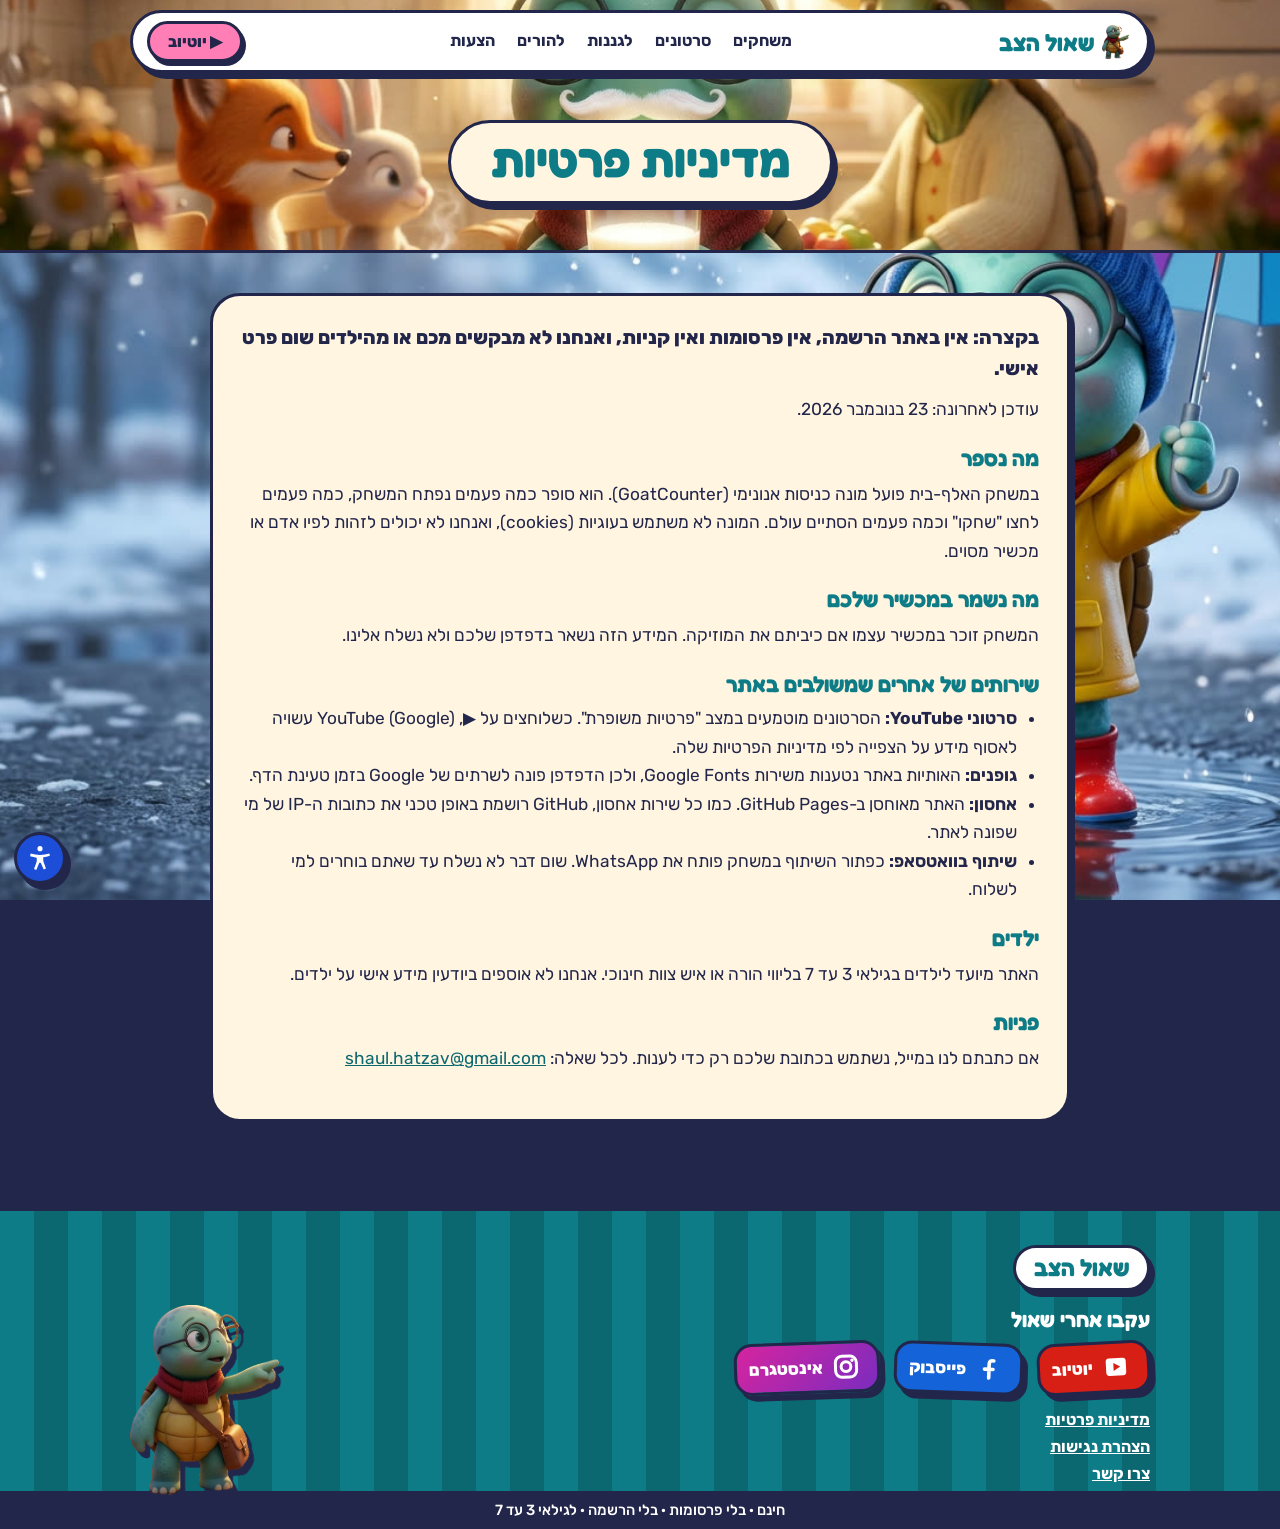
<file: privacy/index.html>
<!doctype html>
<html lang="he" dir="rtl">
<head>
<meta charset="utf-8">
<meta property="og:image" content="https://shaulhatzav.co.il/img/share-sq.jpg">
<meta property="og:image:width" content="500">
<meta property="og:image:height" content="500">
<meta property="og:title" content="מדיניות פרטיות | שאול הצב">
<meta property="og:description" content="מדיניות הפרטיות של האתר שאול הצב: בלי הרשמה, בלי פרסומות ובלי קניות.">
<meta property="og:url" content="https://shaulhatzav.co.il/privacy/">
<meta property="og:type" content="website">
<meta name="twitter:card" content="summary">
<meta name="viewport" content="width=device-width, initial-scale=1">
<title>מדיניות פרטיות | שאול הצב</title>
<meta name="description" content="מדיניות הפרטיות של האתר שאול הצב: בלי הרשמה, בלי פרסומות ובלי קניות.">
<link rel="canonical" href="https://shaulhatzav.co.il/privacy/">
<link rel="icon" href="../img/shaul.png">
<link rel="preconnect" href="https://fonts.googleapis.com">
<link rel="preconnect" href="https://fonts.gstatic.com" crossorigin>
<link href="https://fonts.googleapis.com/css2?family=Fredoka:wght@500;600;700&family=Rubik:wght@400;500;700;800;900&display=swap" rel="stylesheet">
<link rel="stylesheet" href="../css/site.css?v=10">
<link rel="manifest" href="/manifest.webmanifest">
<meta name="theme-color" content="#0e7c86">
<link rel="apple-touch-icon" href="/img/apple-touch-icon.png">
<meta name="apple-mobile-web-app-capable" content="yes">
<meta name="mobile-web-app-capable" content="yes">
<meta name="apple-mobile-web-app-title" content="שאול הצב">
<script src="/js/install.js" defer></script>
</head>
<body>
<a class="skip" href="#main">דלגו לתוכן</a>
<header class="bar"><div class="b st">
  <a class="logo" href="../index.html"><img src="../img/shaul.png" alt="" width="313" height="398">שאול הצב</a>
  <nav aria-label="ראשי"><a href="../index.html#games">משחקים</a><a href="../videos/">סרטונים</a><a href="../gan/">לגננות</a><a href="../index.html#about">להורים</a><a href="../index.html#ideas">הצעות</a></nav>
  <details class="menu"><summary>תפריט</summary><div class="st"><a href="../index.html#games">משחקים</a><a href="../videos/">סרטונים</a><a href="../gan/">לגננות</a><a href="../index.html#about">להורים</a><a href="../index.html#ideas">הצעות</a></div></details>
  <button class="pill inst" type="button" data-install hidden aria-label="התקנת שאול הצב בטלפון">📲<span class="t"> התקנה</span></button>
  <a class="pill p" href="https://www.youtube.com/channel/UC1-MnNsGyyjfJZPgiCrN3sg?sub_confirmation=1" rel="noopener" aria-label="הרשמה לערוץ היוטיוב של שאול הצב">▶ יוטיוב</a>
</div></header>
<main id="main">

<div class="pagehead" style="background-image:url(../img/bg/milk-kitchen.jpg)"><div class="in"><h1 class="st">מדיניות פרטיות</h1></div></div>
<div class="page" style="background-image:url(../img/bg/winter.jpg)"><div class="in">
  <div class="panel st">
    <p class="lead">בקצרה: אין באתר הרשמה, אין פרסומות ואין קניות, ואנחנו לא מבקשים מכם או מהילדים שום פרט אישי.</p>
    <p>עודכן לאחרונה: 23 בנובמבר 2026.</p>
    <h2 class="h3">מה נספר</h2>
    <p>במשחק האלף-בית פועל מונה כניסות אנונימי (GoatCounter). הוא סופר כמה פעמים נפתח המשחק, כמה פעמים לחצו "שחקו" וכמה פעמים הסתיים עולם. המונה לא משתמש בעוגיות (cookies), ואנחנו לא יכולים לזהות לפיו אדם או מכשיר מסוים.</p>
    <h2 class="h3">מה נשמר במכשיר שלכם</h2>
    <p>המשחק זוכר במכשיר עצמו אם כיביתם את המוזיקה. המידע הזה נשאר בדפדפן שלכם ולא נשלח אלינו.</p>
    <h2 class="h3">שירותים של אחרים שמשולבים באתר</h2>
    <ul>
      <li><b>סרטוני YouTube:</b> הסרטונים מוטמעים במצב "פרטיות משופרת". כשלוחצים על ▶, YouTube (Google) עשויה לאסוף מידע על הצפייה לפי מדיניות הפרטיות שלה.</li>
      <li><b>גופנים:</b> האותיות באתר נטענות משירות Google Fonts, ולכן הדפדפן פונה לשרתים של Google בזמן טעינת הדף.</li>
      <li><b>אחסון:</b> האתר מאוחסן ב-GitHub Pages. כמו כל שירות אחסון, GitHub רושמת באופן טכני את כתובות ה-IP של מי שפונה לאתר.</li>
      <li><b>שיתוף בוואטסאפ:</b> כפתור השיתוף במשחק פותח את WhatsApp. שום דבר לא נשלח עד שאתם בוחרים למי לשלוח.</li>
    </ul>
    <h2 class="h3">ילדים</h2>
    <p>האתר מיועד לילדים בגילאי 3 עד 7 בליווי הורה או איש צוות חינוכי. אנחנו לא אוספים ביודעין מידע אישי על ילדים.</p>
    <h2 class="h3">פניות</h2>
    <p>אם כתבתם לנו במייל, נשתמש בכתובת שלכם רק כדי לענות. לכל שאלה: <a href="mailto:shaul.hatzav@gmail.com">shaul.hatzav@gmail.com</a></p>
  </div>
</div></div>

</main>
<footer><div class="in">
  <div>
    <a class="logo st" href="../index.html">שאול הצב</a>
    <nav aria-label="תחתון">
      <div class="follow"><p class="fh">עקבו אחרי שאול</p><div class="soc"><a class="st yt" href="https://www.youtube.com/channel/UC1-MnNsGyyjfJZPgiCrN3sg" rel="noopener" aria-label="שאול הצב ביוטיוב"><svg viewBox="0 0 24 24" aria-hidden="true"><path d="M4 7.6q0-2.6 2.6-2.6h10.8q2.6 0 2.6 2.6v8.8q0 2.6-2.6 2.6H6.6q-2.6 0-2.6-2.6z" fill="#fff"/><path d="M10 8.8l5.4 3.2-5.4 3.2z" fill="#d81f16"/></svg><span>יוטיוב</span></a><a class="st fb" href="https://www.facebook.com/profile.php?id=61596249973503" rel="noopener" aria-label="שאול הצב בפייסבוק"><svg viewBox="0 0 24 24" aria-hidden="true"><path d="M15.6 5.4q-3.6-.8-3.6 3v10.8M8.4 12.2h6.8" fill="none" stroke="#fff" stroke-width="2.9" stroke-linecap="round" stroke-linejoin="round"/></svg><span>פייסבוק</span></a><a class="st ig" href="https://www.instagram.com/shaul.hatzav/" rel="noopener" aria-label="שאול הצב באינסטגרם"><svg viewBox="0 0 24 24" aria-hidden="true"><rect x="3.6" y="3.6" width="16.8" height="16.8" rx="5.2" fill="none" stroke="#fff" stroke-width="2.4"/><circle cx="12" cy="12" r="3.9" fill="none" stroke="#fff" stroke-width="2.4"/><circle cx="17" cy="7" r="1.4" fill="#fff"/></svg><span>אינסטגרם</span></a></div></div>
      <a href="../privacy/">מדיניות פרטיות</a>
      <a href="../accessibility/">הצהרת נגישות</a>
      <a href="mailto:shaul.hatzav@gmail.com">צרו קשר</a>
    </nav>
  </div>
  <img class="s" src="../img/shaul.png" alt="" width="313" height="398" loading="lazy">
</div><div class="copy">חינם · בלי פרסומות · בלי הרשמה · לגילאי 3 עד 7</div></footer>
<a class="a11y st" href="../accessibility/" aria-label="הצהרת נגישות"><svg viewBox="0 0 24 24" aria-hidden="true"><circle cx="12" cy="4" r="2.2"/><path d="M4 8.2c2.6.8 5.3 1.2 8 1.2s5.4-.4 8-1.2l.5 1.9c-1.9.6-3.8 1-5.7 1.2v3.2l2.3 6.6-1.9.7L12.6 16h-1.2l-2.6 6.2-1.9-.7 2.3-6.6v-3.2c-1.9-.2-3.8-.6-5.7-1.2z"/></svg></a>
</body>
</html>
</file>
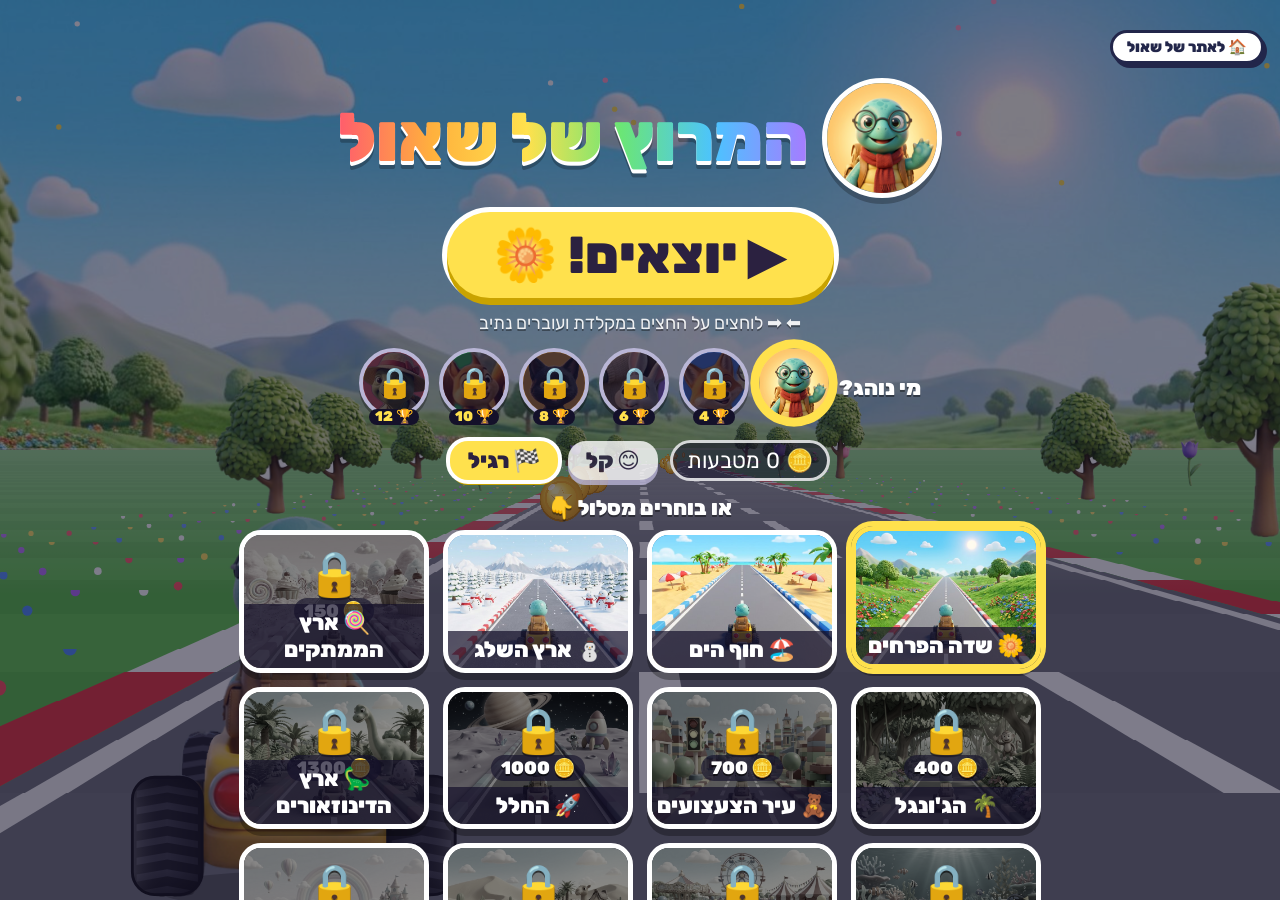
<file: race/index.html>
<!doctype html>
<html lang="he" dir="rtl">
<head>
<meta charset="utf-8">
<meta property="og:image" content="https://shaulhatzav.co.il/race/share.jpg">
<meta property="og:image:width" content="500">
<meta property="og:image:height" content="500">
<meta property="og:title" content="המרוץ של שאול הצב | משחק מירוץ חינמי לילדים">
<meta property="og:description" content="משחק מירוץ חינמי לילדים בגילאי 3 עד 7: נוהגים עם שאול הצב, אוספים מטבעות ופותחים מסלולים חדשים. בלי פרסומות, בלי קניות, בלי הרשמה.">
<meta property="og:url" content="https://shaulhatzav.co.il/race/">
<meta property="og:type" content="website">
<meta name="twitter:card" content="summary">
<meta name="description" content="משחק מירוץ חינמי לילדים בגילאי 3 עד 7: נוהגים עם שאול הצב, אוספים מטבעות ופותחים מסלולים חדשים. בלי פרסומות, בלי קניות, בלי הרשמה.">
<link rel="canonical" href="https://shaulhatzav.co.il/race/">
<link rel="icon" href="shaul.png">
<link rel="manifest" href="/manifest.webmanifest">
<meta name="theme-color" content="#0e7c86">
<link rel="apple-touch-icon" href="/img/apple-touch-icon.png">
<meta name="apple-mobile-web-app-capable" content="yes">
<meta name="mobile-web-app-capable" content="yes">
<meta name="apple-mobile-web-app-title" content="שאול הצב">
<script src="/js/install.js" defer></script>
<meta name="viewport" content="width=device-width,initial-scale=1,maximum-scale=1,user-scalable=no,viewport-fit=cover">
<title>המרוץ של שאול הצב | משחק מירוץ חינמי לילדים</title>
<link rel="preconnect" href="https://fonts.googleapis.com">
<link href="https://fonts.googleapis.com/css2?family=Rubik:wght@500;700;900&display=swap" rel="stylesheet">
<style>
  *{box-sizing:border-box;-webkit-tap-highlight-color:transparent;user-select:none;-webkit-user-select:none}
  html,body{margin:0;height:100%;overflow:hidden;background:#14112a;font-family:Rubik,system-ui,sans-serif;touch-action:none;color:#fff}
  #game{position:fixed;inset:0;width:100%;height:100%;display:block}
  .hidden{display:none!important}
  /* Shaul's kart is drawn smooth (not pixelated) on its own layer above the retro road */
  #hero{position:fixed;inset:0;width:100%;height:100%;display:block;pointer-events:none}

  /* HUD */
  #hud{position:fixed;top:0;left:0;right:0;display:flex;align-items:center;gap:10px;padding:10px 14px;pointer-events:none;
       font-weight:900;text-shadow:0 3px 0 rgba(0,0,0,.35)}
  .pill{background:rgba(20,17,42,.55);border:3px solid rgba(255,255,255,.8);border-radius:999px;padding:4px 14px;font-size:clamp(18px,3.4vw,30px);display:flex;align-items:center;gap:6px}
  #stars.pop{animation:pop .3s}
  @keyframes pop{50%{transform:scale(1.25)}}
  #prog{flex:1;height:18px;position:relative;margin:0 14px;background:rgba(20,17,42,.45);border:3px solid rgba(255,255,255,.8);border-radius:999px}
  #prog .fill{position:absolute;top:0;bottom:0;right:0;width:0;border-radius:999px;background:linear-gradient(90deg,#ffe14d,#7cf06b)}
  #prog .me{position:absolute;top:50%;right:0;transform:translate(50%,-50%);font-size:26px;line-height:1}
  #prog .flag{position:absolute;top:50%;left:-8px;transform:translateY(-55%);font-size:24px}
  .btn{pointer-events:auto;cursor:pointer;border:0;font:inherit;font-weight:900;color:#2b2140;background:#ffe14d;border-radius:18px;
       box-shadow:0 5px 0 #c9a300;padding:10px 18px;font-size:clamp(18px,3vw,26px)}
  .btn:active{transform:translateY(4px);box-shadow:0 1px 0 #c9a300}
  .round{width:48px;height:48px;padding:0;border-radius:50%;font-size:24px;background:#fff;box-shadow:0 4px 0 #b9b4d6}

  /* touch arrows */
  .arrow{position:fixed;bottom:18px;width:clamp(70px,13vw,110px);height:clamp(70px,13vw,110px);border-radius:50%;
         background:rgba(255,255,255,.22);border:4px solid rgba(255,255,255,.7);display:flex;align-items:center;justify-content:center;
         font-size:clamp(34px,6vw,54px);pointer-events:none;color:#fff;text-shadow:0 3px 0 rgba(0,0,0,.3)}
  #arL{left:18px} #arR{right:18px}
  .arrow.on{background:rgba(255,225,77,.6)}

  #toast{position:fixed;top:22%;left:50%;transform:translateX(-50%);font-size:clamp(24px,6vw,52px);font-weight:900;width:max-content;max-width:92vw;text-align:center;
         text-shadow:0 4px 0 #2b2140,0 0 18px rgba(0,0,0,.4);pointer-events:none;opacity:0;transition:opacity .25s}
  #toast.show{opacity:1;animation:pop .4s}
  #count{position:fixed;inset:0;display:flex;align-items:center;justify-content:center;font-size:min(32vw,40vh);font-weight:900;
         color:#ffe14d;text-shadow:0 10px 0 #2b2140;pointer-events:none}
  #count.go{color:#7cf06b}

  /* screens */
  .screen{position:fixed;inset:0;display:flex;flex-direction:column;align-items:center;justify-content:center;gap:14px;padding:16px;
          background:rgba(20,17,42,.55);overflow:auto}
  /* centred, but when a screen is taller than the phone the top stays reachable by scrolling (plain centring cut it off) */
  .screen{justify-content:flex-start}
  .screen::before,.screen::after{content:'';flex:1 1 0}
  .title{display:flex;align-items:center;gap:14px}
  .title img{width:clamp(70px,14vh,120px);border-radius:50%;border:5px solid #fff;box-shadow:0 6px 0 rgba(0,0,0,.25)}
  h1{margin:0;font-size:clamp(34px,7vw,68px);font-weight:900;line-height:1;
     background:linear-gradient(90deg,#ff5d6c,#ffb13d,#ffe14d,#6be675,#4cc3ff,#a77bff);-webkit-background-clip:text;background-clip:text;color:transparent;
     filter:drop-shadow(0 4px 0 #fff) drop-shadow(0 4px 0 rgba(0,0,0,.25))}
  .sub{font-size:clamp(14px,2.4vw,19px);opacity:.95;text-align:center;max-width:640px;text-shadow:0 2px 0 rgba(0,0,0,.4)}
  #tracks{display:grid;grid-template-columns:repeat(4,minmax(130px,190px));gap:14px}
  @media (max-width:640px){#tracks{grid-template-columns:repeat(2,minmax(130px,180px))}}
  .card{cursor:pointer;border-radius:22px;overflow:hidden;border:5px solid #fff;box-shadow:0 7px 0 rgba(0,0,0,.3);position:relative;aspect-ratio:4/3;
        transition:transform .15s}
  .card:hover{transform:translateY(-4px) rotate(-1deg)}
  .card:active{transform:translateY(3px)}
  .card.sel{border-color:#ffe14d;box-shadow:0 0 0 5px #ffe14d,0 7px 0 rgba(0,0,0,.3);transform:translateY(-4px)}
  .card .scene{position:absolute;inset:0}
  .card .road{position:absolute;left:0;right:0;bottom:0;height:52%;clip-path:polygon(44% 0,56% 0,92% 100%,8% 100%)}
  .card .cover{position:absolute;inset:0;width:100%;height:100%;object-fit:cover}
  .card .emo{position:absolute;top:8%;left:50%;transform:translateX(-50%);font-size:clamp(34px,6vw,52px);filter:drop-shadow(0 3px 0 rgba(0,0,0,.25))}
  .card .name{position:absolute;bottom:0;left:0;right:0;background:rgba(20,17,42,.7);font-weight:900;font-size:clamp(16px,2.6vw,22px);
              text-align:center;padding:5px 4px}
  .card .best{position:absolute;top:6px;right:8px;font-weight:900;font-size:15px;background:rgba(20,17,42,.6);border-radius:999px;padding:2px 8px}
  .card.locked .cover,.card.locked .scene{filter:grayscale(.85) brightness(.55)}
  .card .lock{position:absolute;inset:0;display:flex;flex-direction:column;align-items:center;justify-content:center;gap:2px;font-weight:900;
              text-shadow:0 2px 0 rgba(0,0,0,.6);padding-bottom:26px}
  .card .lock .pad{font-size:clamp(30px,5vw,44px);line-height:1}
  .card .lock .need{font-size:clamp(14px,2.2vw,18px);background:rgba(20,17,42,.65);border-radius:999px;padding:2px 10px}
  .card.shake{animation:shake .4s}
  @keyframes shake{0%,100%{transform:translateX(0)}25%{transform:translateX(-7px)}75%{transform:translateX(7px)}}
  #wallet{font-size:clamp(17px,2.6vw,22px)}
  #modes{align-items:center}
  .mode{background:#fff;box-shadow:0 5px 0 #b9b4d6;padding:6px 18px;font-size:clamp(17px,2.6vw,22px);opacity:.8}
  .mode.on{background:#ffe14d;box-shadow:0 0 0 4px #fff,0 5px 0 #c9a300;opacity:1}
  #resUnlock{font-size:clamp(20px,3.6vw,30px);font-weight:900;color:#6be675;text-shadow:0 3px 0 #1d3b22}
  /* the big start button (28/11) */
  #goBtn{font-size:clamp(30px,6.5vw,52px);padding:12px 46px;border-radius:999px;box-shadow:0 7px 0 #c9a300,0 0 0 5px #fff;animation:goPulse 1.6s ease-in-out infinite}
  #goBtn:active{transform:translateY(5px);box-shadow:0 2px 0 #c9a300,0 0 0 5px #fff}
  @keyframes goPulse{50%{transform:scale(1.06)}}
  #howTo{font-size:clamp(14px,2.2vw,18px);opacity:.9}
  /* keyboard focus on the start screen (28/11) */
  .kfocus{outline:5px solid #4cc3ff;outline-offset:5px}
  /* who drives? (28/11) */
  #drivers{align-items:center;gap:10px}
  #drivers .lbl{font-weight:900;font-size:clamp(16px,2.6vw,21px);text-shadow:0 2px 0 rgba(0,0,0,.4)}
  #drvRow{gap:10px;padding-bottom:8px}
  .drv{pointer-events:auto;cursor:pointer;width:clamp(48px,8vw,70px);height:clamp(48px,8vw,70px);border-radius:50%;border:4px solid #fff;padding:0;
       background:#4a4580 center/cover no-repeat;position:relative;opacity:.8;box-shadow:0 4px 0 rgba(0,0,0,.3);font:inherit}
  .drv.emoji{background:#ffb13d;font-size:clamp(28px,5vw,42px);line-height:1;display:flex;align-items:center;justify-content:center}
  .drv.on{border-color:#ffe14d;box-shadow:0 0 0 4px #ffe14d,0 4px 0 rgba(0,0,0,.3);opacity:1;transform:scale(1.12)}
  .drv.lk{opacity:1;border-color:#b9b6d6}
  .drv.lk::after{content:'🔒';position:absolute;inset:0;border-radius:50%;background:rgba(20,17,42,.72);display:flex;align-items:center;justify-content:center;font-size:clamp(20px,3.4vw,30px)}
  .drv.lk span{z-index:1;white-space:nowrap;background:#14112a;color:#ffe14d;font-weight:900;font-size:clamp(11px,1.7vw,14px);border-radius:999px;padding:1px 6px;bottom:-11px;filter:none}
  .drv.shake{animation:drvShake .35s}
  @keyframes drvShake{25%{transform:translateX(-5px)}50%{transform:translateX(5px)}75%{transform:translateX(-3px)}}
  .drv span{position:absolute;bottom:-9px;left:50%;transform:translateX(-50%);font-size:clamp(16px,2.6vw,22px);line-height:1;filter:drop-shadow(0 2px 0 rgba(0,0,0,.45))}
  @media (max-height:460px){ .drv{width:40px;height:40px;border-width:3px} .drv span{font-size:15px;bottom:-7px} #drivers .lbl{font-size:14px} #drvRow{gap:8px;padding-bottom:6px} }
  .pickT{font-weight:900;font-size:clamp(16px,2.6vw,21px);text-shadow:0 2px 0 rgba(0,0,0,.4);margin-bottom:-4px}
  /* first race: the side arrows pulse until the child steers once */
  .arrow.hint{animation:arrowHint .7s ease-in-out infinite alternate;background:rgba(255,225,77,.45)}
  @keyframes arrowHint{to{transform:scale(1.18)}}
  #resTrophy{font-size:clamp(20px,3.6vw,30px);font-weight:900;color:#ffe14d;text-shadow:0 3px 0 #2b2140}
  #resTrophy:not(:empty){animation:pop .5s .3s both}
  /* trophy shelf (28/11): a wooden plank with one cup per track */
  #shelf{display:flex;align-items:flex-end;gap:12px;flex-wrap:wrap;justify-content:center}
  #shelf .lbl{font-weight:900;font-size:clamp(15px,2.3vw,19px);background:rgba(20,17,42,.6);border-radius:999px;padding:4px 12px;margin-bottom:10px}
  #slots{display:flex;gap:4px;padding:0 10px;border-bottom:9px solid #b4733a;border-radius:4px;box-shadow:0 5px 0 #6e4220}
  .slot{display:flex;flex-direction:column;align-items:center;width:clamp(36px,5.4vw,50px)}
  .slot .m{font-size:clamp(24px,4vw,36px);line-height:1.1;filter:drop-shadow(0 2px 0 rgba(0,0,0,.35))}
  .slot.empty .m{filter:grayscale(1) brightness(.5);opacity:.35}
  .slot .t{font-size:clamp(11px,1.6vw,14px);line-height:1.3}
  .card .medal{position:absolute;top:4px;left:6px;font-size:clamp(22px,3.4vw,30px);filter:drop-shadow(0 2px 0 rgba(0,0,0,.45))}
  .row{display:flex;gap:12px;flex-wrap:wrap;justify-content:center}
  .big{font-size:clamp(60px,14vh,120px);line-height:1}
  #resTitle{font-size:clamp(34px,7vw,64px);font-weight:900;color:#ffe14d;text-shadow:0 5px 0 #2b2140}
  #resStars{font-size:clamp(24px,4.5vw,40px);font-weight:900}
  /* in the menu's flow (not floating), so it never covers the track cards */
  #rotate{background:rgba(20,17,42,.8);border-radius:14px;padding:6px 12px;font-size:15px}
  a.btn{text-decoration:none;display:inline-block}
  .yt{background:#ff4f5e;color:#fff;box-shadow:0 5px 0 #b3202e}
  /* phone on its side (low screen): smaller title and text so the tracks show without much scrolling */
  @media (max-height:460px){
    .screen{gap:9px;padding:10px 16px}
    .title img{width:58px;border-width:4px}
    h1{font-size:40px}
    .sub{font-size:13px;max-width:760px}
    #modes .pill,.mode{font-size:16px;padding:3px 12px}
    #tracks{grid-template-columns:repeat(3,minmax(100px,150px));gap:10px}
    .card{border-width:4px;border-radius:16px}
    .card .name{font-size:14px;padding:3px}
    .card .best{font-size:12px}
    .card .lock .need{font-size:12px}
    #goBtn{font-size:30px;padding:6px 36px}
    #howTo{font-size:12px}
    .pickT{font-size:14px}
    #shelf .lbl{font-size:13px;padding:2px 10px;margin-bottom:6px}
    .slot{width:30px} .slot .m{font-size:21px} .slot .t{font-size:10px}
    #slots{border-bottom-width:6px;box-shadow:0 3px 0 #6e4220}
  }
  @media (max-height:460px) and (min-width:640px){
    #tracks{grid-template-columns:repeat(4,minmax(90px,118px))}
  }
  .homeLink{align-self:flex-start;flex:none;background:#fff;color:#22264a;font-weight:900;text-decoration:none;
            border:3px solid #22264a;border-radius:999px;padding:5px 14px;box-shadow:3px 4px 0 #22264a;font-size:15px}
  .topLinks{align-self:stretch;flex:none;display:flex;justify-content:space-between;gap:10px}
  button.homeLink{font-family:inherit;cursor:pointer;background:#ffe14d}
  @media (max-height:460px){.homeLink{font-size:13px;padding:3px 10px;border-width:2px}.topLinks{margin-bottom:-6px}}
</style>
</head>
<body>
<canvas id="game"></canvas>
<canvas id="hero"></canvas>

<div id="hud" class="hidden">
  <div class="pill" id="stars">🪙 <span id="starN">0</span></div>
  <div class="pill" id="place">🏁 מקום <span id="placeN">6</span></div>
  <div id="prog"><div class="fill"></div><div class="flag">🏁</div><div class="me">🐢</div></div>
  <button class="btn round" id="muteBtn" title="צליל">🔊</button>
  <button class="btn round" id="pauseBtn" title="הפסקה">⏸</button>
</div>
<div class="arrow hidden" id="arL">◀</div>
<div class="arrow hidden" id="arR">▶</div>
<div id="toast"></div>
<div id="count" class="hidden"></div>

<div class="screen" id="menu">
  <div class="topLinks"><a class="homeLink" href="../">🏠 לאתר של שאול</a><button class="homeLink" type="button" data-install hidden>📲 התקנה</button></div>
  <div class="title"><img src="shaul.png" alt="שאול הצב"><h1>המרוץ של שאול</h1></div>
  <!-- 28/11: of 13 visitors only 5 started a race. The first screen now leads with ONE big button (no reading needed);
       the long how-to text became one short line, and the trophy shelf moved under the tracks. -->
  <button class="btn" id="goBtn">▶ יוצאים!</button>
  <div class="sub" id="howTo">👆 נוגעים בצד ימין או שמאל של המסך ועוברים נתיב (במחשב: החצים ⬅️ ➡️)</div>
  <!-- 28/11: who drives? Shaul or one of the friends -->
  <div class="row" id="drivers"><div class="lbl">מי נוהג?</div><div class="row" id="drvRow"></div></div>
  <div class="row" id="modes">
    <div class="pill" id="wallet">🪙 <span id="walletN">0</span> מטבעות</div>
    <div class="row" style="gap:10px"><!-- the two buttons stay together when a phone wraps the row -->
      <button class="btn mode" data-m="easy" onclick="setMode('easy')">😊 קל</button>
      <button class="btn mode" data-m="normal" onclick="setMode('normal')">🏁 רגיל</button>
    </div>
  </div>
  <div id="rotate" class="hidden">📱↻ עדיף לסובב את הטלפון לרוחב</div>
  <div class="pickT">או בוחרים מסלול 👇</div>
  <div id="tracks"></div>
  <div id="shelf"><div class="lbl">🏆 מדף הגביעים <span id="shelfN">0/8</span></div><div id="slots"></div></div>
</div>

<div class="screen hidden" id="pause">
  <div class="big">⏸</div>
  <div class="row">
    <button class="btn" id="resumeBtn">▶ ממשיכים</button>
    <button class="btn" id="toMenu1">🗺️ מסלולים</button>
  </div>
</div>

<div class="screen hidden" id="result">
  <div class="big" id="resIcon">🏆</div>
  <div id="resTitle">כל הכבוד!</div>
  <div id="resStars"></div>
  <div id="resTrophy"></div>
  <div id="resUnlock"></div>
  <div class="sub" id="resTip"></div>
  <div class="row">
    <button class="btn" id="againBtn">🔁 עוד פעם</button>
    <button class="btn" id="toMenu2">🗺️ מסלול אחר</button>
    <a class="btn yt" href="https://www.youtube.com/channel/UC1-MnNsGyyjfJZPgiCrN3sg" target="_blank" rel="noopener">📺 עוד שאול ביוטיוב</a>
  </div>
</div>

<script>
'use strict';
/* =========================================================
   המרוץ של שאול: retro pseudo-3D racer for ages 3-7.
   Auto-drive, 3 lanes, no crashes and no game over.
   All art is drawn here (pixel maps + canvas), all sounds are synthesized.
   ========================================================= */

// ---------- constants ----------
const SEG = 200, ROAD = 2000, RUMBLE = 3, DRAW = 160, FOV = 100, CAMH = 1000;
const DEPTH = 1 / Math.tan((FOV / 2) * Math.PI / 180);
const PLAYERZ = CAMH * DEPTH;
const MAXSPEED = 5800;
const LANES = [-0.6, 0, 0.6];

const cvs = document.getElementById('game');
const ctx = cvs.getContext('2d');
let W = 320, H = 200, PX = 1;   // PX = how many canvas pixels one "retro pixel" is (H / 200)

// ---------- helpers ----------
const lerp = (a, b, t) => a + (b - a) * t;
const easeIn = (a, b, t) => a + (b - a) * Math.pow(t, 2);
const easeInOut = (a, b, t) => a + (b - a) * ((-Math.cos(t * Math.PI) / 2) + 0.5);
const clamp = (v, a, b) => Math.max(a, Math.min(b, v));
function rngFrom(seed) { return function () { seed |= 0; seed = seed + 0x6D2B79F5 | 0; let t = Math.imul(seed ^ seed >>> 15, 1 | seed); t = t + Math.imul(t ^ t >>> 7, 61 | t) ^ t; return ((t ^ t >>> 14) >>> 0) / 4294967296; }; }
function mixHex(a, b, t) {
  const pa = parseInt(a.slice(1), 16), pb = parseInt(b.slice(1), 16);
  const r = Math.round(lerp(pa >> 16, pb >> 16, t)), g = Math.round(lerp(pa >> 8 & 255, pb >> 8 & 255, t)), bl = Math.round(lerp(pa & 255, pb & 255, t));
  return 'rgb(' + r + ',' + g + ',' + bl + ')';
}

// ---------- sprites: smooth vector drawings, rendered once to images ----------
const INK = '#1b1b2f';
// vec(w, h, draw): draw in "units" (w x h) onto a sharp offscreen canvas
function vec(w, h, draw, S = 10) {
  const c = document.createElement('canvas'); c.width = Math.ceil(w * S); c.height = Math.ceil(h * S);
  const g = c.getContext('2d'); g.scale(S, S); g.lineJoin = 'round'; g.lineCap = 'round';
  const k = {
    g,
    path(fill, lw = 0.45, stroke = INK) { g.fillStyle = fill; g.fill(); if (lw) { g.lineWidth = lw; g.strokeStyle = stroke; g.stroke(); } },
    circle(x, y, r, fill, lw) { g.beginPath(); g.arc(x, y, r, 0, Math.PI * 2); k.path(fill, lw); },
    ell(x, y, rx, ry, fill, lw) { g.beginPath(); g.ellipse(x, y, rx, ry, 0, 0, Math.PI * 2); k.path(fill, lw); },
    rect(x, y, w2, h2, r, fill, lw) {
      g.beginPath(); g.moveTo(x + r, y); g.arcTo(x + w2, y, x + w2, y + h2, r); g.arcTo(x + w2, y + h2, x, y + h2, r);
      g.arcTo(x, y + h2, x, y, r); g.arcTo(x, y, x + w2, y, r); g.closePath(); k.path(fill, lw);
    },
    poly(pts, fill, lw) { g.beginPath(); g.moveTo(pts[0], pts[1]); for (let i = 2; i < pts.length; i += 2) g.lineTo(pts[i], pts[i + 1]); g.closePath(); k.path(fill, lw); }
  };
  draw(k);
  return c;
}

const SPR = {};
function makeCoin() {
  const S = 160, c = document.createElement('canvas'); c.width = S; c.height = S;
  const g = c.getContext('2d'), m = S / 2;
  g.fillStyle = '#b8780a'; g.beginPath(); g.ellipse(m, m + 5, m - 6, m - 6, 0, 0, Math.PI * 2); g.fill();        // edge
  let gr = g.createRadialGradient(m - 22, m - 26, 8, m, m, m - 6);
  gr.addColorStop(0, '#fff6b0'); gr.addColorStop(0.45, '#ffd23a'); gr.addColorStop(1, '#e39a12');
  g.fillStyle = gr; g.beginPath(); g.arc(m, m, m - 8, 0, Math.PI * 2); g.fill();
  g.lineWidth = 7; g.strokeStyle = '#f0a91c'; g.beginPath(); g.arc(m, m, m - 26, 0, Math.PI * 2); g.stroke();       // inner ring
  const pts = [];
  for (let i = 0; i < 10; i++) { const a = -Math.PI / 2 + i * Math.PI / 5, r = i % 2 ? 17 : 38; pts.push([m + Math.cos(a) * r, m + 3 + Math.sin(a) * r]); }
  g.fillStyle = '#e8960f'; g.beginPath(); pts.forEach(([x, y], i) => i ? g.lineTo(x, y) : g.moveTo(x, y)); g.closePath(); g.fill();
  g.fillStyle = '#ffe680'; g.beginPath(); pts.forEach(([x, y], i) => i ? g.lineTo(x - 2, y - 3) : g.moveTo(x - 2, y - 3)); g.closePath(); g.fill();
  g.fillStyle = 'rgba(255,255,255,0.75)'; g.beginPath(); g.ellipse(m - 34, m - 36, 14, 8, -0.7, 0, Math.PI * 2); g.fill(); // shine
  return c;
}
function buildSprites() {
  SPR.star = makeCoin();   // the collectible is a shiny gold coin (with a star on it)
  SPR.tree = vec(16, 15, k => {
    k.rect(6.6, 8.5, 2.8, 6, 0.6, '#8a5a2b');
    k.circle(4.6, 7.4, 3.6, '#3fae49'); k.circle(11.4, 7.4, 3.6, '#3fae49'); k.circle(8, 5, 4.6, '#4cbf4c');
    k.circle(6.4, 3.8, 1.5, '#8be06a', 0); k.circle(3.6, 6.8, 0.9, '#8be06a', 0);
    k.circle(10.5, 8.4, 0.7, '#ff5d6c', 0); k.circle(5.5, 8.8, 0.7, '#ff5d6c', 0);
  });
  const flower = (petal, light) => vec(8, 11, k => {
    k.g.strokeStyle = '#2f8a3a'; k.g.lineWidth = 0.7; k.g.beginPath(); k.g.moveTo(4, 5); k.g.lineTo(4, 11); k.g.stroke();
    k.ell(5.6, 8.4, 1.5, 0.7, '#3fae49', 0.35);
    for (let i = 0; i < 5; i++) { const a = i * Math.PI * 2 / 5; k.circle(4 + Math.cos(a) * 1.8, 3.4 + Math.sin(a) * 1.8, 1.45, petal, 0.35); }
    k.circle(4, 3.4, 1.2, '#ffe14d', 0.35); k.circle(3.6, 3, 0.4, light, 0);
  });
  SPR.flower = flower('#ff6fae', '#fff'); SPR.flower2 = flower('#a77bff', '#fff');
  SPR.bush = vec(14, 6.5, k => {
    k.circle(4, 4.2, 2.6, '#3fae49'); k.circle(10, 4.2, 2.6, '#3fae49'); k.circle(7, 3.2, 3, '#55c455');
    k.circle(5, 2.6, 0.6, '#ff6fae', 0); k.circle(9.4, 3.4, 0.6, '#ffe14d', 0); k.circle(7.2, 4.8, 0.6, '#ff6fae', 0);
  });
  SPR.puddle = vec(20, 6, k => {
    k.ell(10, 3, 9.4, 2.6, '#4aa3ff', 0.5); k.ell(8, 2.4, 4, 0.9, '#bfe6ff', 0); k.ell(14.5, 3.5, 1.6, 0.5, '#bfe6ff', 0);
  });
  SPR.cone = vec(12, 12, k => {
    k.rect(0.6, 9.6, 10.8, 2, 0.6, '#ff7a1a');
    k.poly([6, 0.5, 9.6, 9.8, 2.4, 9.8], '#ff7a1a');
    k.poly([4.6, 4.2, 7.4, 4.2, 8.2, 6.4, 3.8, 6.4], '#ffffff', 0);
  });
  SPR.palm = vec(16, 14, k => {
    const g = k.g;
    g.lineWidth = 2.2; g.strokeStyle = INK; g.beginPath(); g.moveTo(8, 14); g.quadraticCurveTo(7, 9, 8.4, 4.5); g.stroke();
    g.lineWidth = 1.5; g.strokeStyle = '#b07a3e'; g.stroke();
    for (const [a, l] of [[-2.7, 6.5], [-2.2, 6], [-0.95, 6], [-0.45, 6.5], [-1.57, 4.5]]) {
      g.save(); g.translate(8.4, 4.4); g.rotate(a + Math.PI / 2 - Math.PI / 2);
      g.beginPath(); g.moveTo(0, 0); g.quadraticCurveTo(l * 0.5, -1.8, l, 1.2); g.quadraticCurveTo(l * 0.5, 0.2, 0, 0); k.path('#2fbf5a', 0.4); g.restore();
    }
    k.circle(7.6, 5.2, 0.8, '#7a4b22', 0.3); k.circle(9, 5.4, 0.8, '#7a4b22', 0.3);
  });
  SPR.umbrella = vec(16, 11, k => {
    const g = k.g;
    g.lineWidth = 0.6; g.strokeStyle = INK; g.beginPath(); g.moveTo(8, 4); g.lineTo(8, 11); g.stroke();
    for (let i = 0; i < 6; i++) {
      const a0 = Math.PI + i * Math.PI / 6, a1 = a0 + Math.PI / 6;
      g.beginPath(); g.moveTo(8, 5); g.arc(8, 5, 7.6, a0, a1); g.closePath(); k.path(i % 2 ? '#ffffff' : '#ff4f5e', 0.4);
    }
  });
  SPR.castle = vec(16, 9, k => {
    k.rect(1, 3.4, 14, 5.4, 0.5, '#f4c76b');
    k.rect(0.6, 1, 4, 7.8, 0.4, '#f4c76b'); k.rect(11.4, 1, 4, 7.8, 0.4, '#f4c76b');
    k.poly([2.6, -0.4, 3.6, 1, 1.6, 1], '#ff4f5e', 0.3);
    k.rect(6.6, 5.6, 2.8, 3.2, 1.3, '#b88a3a', 0.3);
    k.circle(4.4, 4.6, 0.35, '#e0a94f', 0); k.circle(11, 6.6, 0.35, '#e0a94f', 0);
  });
  SPR.ball = vec(11, 11, k => {
    const g = k.g; const cols = ['#ff4f5e', '#ffffff', '#3a7bff', '#ffffff', '#ffe14d', '#ffffff'];
    for (let i = 0; i < 6; i++) { g.beginPath(); g.moveTo(5.5, 5.5); g.arc(5.5, 5.5, 5, i * Math.PI / 3, (i + 1) * Math.PI / 3); g.closePath(); k.path(cols[i], 0); }
    k.circle(5.5, 5.5, 5, 'rgba(0,0,0,0)', 0.5); k.circle(5.5, 5.5, 1.2, '#ffffff', 0.3);
  });
  SPR.pine = vec(14, 16, k => {
    k.rect(6, 12.5, 2, 3.2, 0.4, '#7a4b22');
    k.poly([7, 4.5, 13, 13, 1, 13], '#2e8b57'); k.poly([7, 2, 11.4, 8.8, 2.6, 8.8], '#36a065'); k.poly([7, 0.3, 9.8, 5, 4.2, 5], '#3cb371');
    k.poly([7, 0.3, 8.4, 2.6, 7.4, 2.2, 6.5, 2.8, 5.6, 2.6], '#ffffff', 0);
    k.poly([4, 8.6, 10, 8.6, 9, 9.6, 7.6, 9, 6.2, 9.8, 5, 9.2], '#ffffff', 0);
    k.poly([2, 12.8, 12, 12.8, 10.6, 13.6, 8.8, 12.9, 7, 13.8, 5, 13, 3.2, 13.6], '#ffffff', 0);
  });
  SPR.snowman = vec(12, 14, k => {
    k.circle(6, 10, 3.8, '#ffffff'); k.circle(6, 4.6, 2.8, '#ffffff');
    k.rect(3.4, 6.6, 5.2, 1.4, 0.6, '#e8333a', 0.3); k.rect(7.2, 7, 1.3, 3, 0.5, '#e8333a', 0.3);
    k.circle(5, 4, 0.4, INK, 0); k.circle(7, 4, 0.4, INK, 0);
    k.poly([6, 4.8, 8.6, 5.3, 6, 5.6], '#ff8a1f', 0.2);
    k.circle(6, 9.4, 0.4, INK, 0); k.circle(6, 11, 0.4, INK, 0);
    k.rect(3.8, 1, 4.4, 0.9, 0.3, INK, 0); k.rect(4.6, -0.6, 2.8, 2, 0.4, INK, 0);
  });
  SPR.snowpile = vec(16, 6, k => {
    k.g.beginPath(); k.g.moveTo(0.5, 5.6); k.g.quadraticCurveTo(3, 0.6, 7, 1.6); k.g.quadraticCurveTo(11, 0, 15.5, 5.6); k.g.closePath(); k.path('#ffffff', 0.45);
    k.ell(10, 4, 2.6, 0.8, '#cfe8ff', 0);
  });
  SPR.cane = vec(12, 12, k => {
    const g = k.g;
    const arch = () => { g.beginPath(); g.moveTo(2.2, 12); g.lineTo(2.2, 5.2); g.arc(6, 5.2, 3.8, Math.PI, 0); g.lineTo(9.8, 12); };
    arch(); g.lineWidth = 2.6; g.strokeStyle = INK; g.stroke();
    arch(); g.lineWidth = 1.8; g.strokeStyle = '#ffffff'; g.stroke();
    arch(); g.setLineDash([0.9, 0.9]); g.lineCap = 'butt'; g.strokeStyle = '#ff3d68'; g.stroke(); g.setLineDash([]); g.lineCap = 'round';
  });
  SPR.lolly = vec(12, 15, k => {
    k.rect(5.4, 8, 1.2, 7, 0.5, '#ffffff', 0.35);
    k.circle(6, 5.6, 5.2, '#ff5fb0', 0.5);
    const g = k.g; g.strokeStyle = '#ffffff'; g.lineWidth = 0.9; g.beginPath();
    for (let a = 0; a < Math.PI * 5; a += 0.1) { const r = a / (Math.PI * 5) * 4.4; g.lineTo(6 + Math.cos(a) * r, 5.6 + Math.sin(a) * r); }
    g.stroke();
  });
  SPR.cupcake = vec(12, 11, k => {
    k.poly([1.6, 6, 10.4, 6, 9.2, 10.8, 2.8, 10.8], '#7ad3ff');
    const g = k.g; g.strokeStyle = '#ffffff'; g.lineWidth = 0.5;
    for (const x of [4, 6, 8]) { g.beginPath(); g.moveTo(x, 6.4); g.lineTo(x - 0.2, 10.4); g.stroke(); }
    k.circle(3.4, 5.4, 2, '#ffc1e3', 0.4); k.circle(8.6, 5.4, 2, '#ffc1e3', 0.4); k.circle(6, 3.8, 2.6, '#ffc1e3', 0.4);
    k.circle(6, 1.3, 1.1, '#ff3d68', 0.35);
    k.circle(4.6, 4.4, 0.25, '#ffe14d', 0); k.circle(7.4, 4.8, 0.25, '#6be675', 0); k.circle(5.8, 5.8, 0.25, '#4cc3ff', 0);
  });
  SPR.gumdrop = vec(12, 7, k => {
    k.g.beginPath(); k.g.moveTo(1, 6.4); k.g.quadraticCurveTo(1, 0.4, 6, 0.6); k.g.quadraticCurveTo(11, 0.4, 11, 6.4); k.g.closePath(); k.path('#5be37a', 0.5);
    for (const [x, y] of [[4, 3], [6.5, 2], [8, 4.2], [5, 5], [3, 5.2], [9, 2.6]]) k.circle(x, y, 0.32, '#ffffff', 0);
    k.ell(4.4, 2.2, 1, 0.5, 'rgba(255,255,255,0.6)', 0);
  });
  // 28/11: banana peel (slip + funny spin) and jump ramp, on every track
  SPR.banana = vec(14, 9, k => {
    const g = k.g;
    const flap = (x1, cx, cy, x2) => {
      g.beginPath(); g.moveTo(5.8, 3); g.quadraticCurveTo(cx, cy, x1, 8.4); g.quadraticCurveTo((x1 + x2) / 2, 7.3, x2, 8.4);
      g.quadraticCurveTo(cx + 1.4, cy + 1.3, 8.2, 3); g.closePath(); k.path('#ffe14d', 0.45);
    };
    flap(0.7, 1.4, 3.2, 3.6); flap(10.4, 11.6, 3.2, 13.3); flap(5.2, 6.4, 5.2, 8.8);
    k.rect(6.1, 0.9, 1.8, 3, 0.7, '#ffd23a', 0.45); k.rect(6.3, 0.4, 1.4, 1, 0.3, '#7a4b22', 0.3);
    k.ell(5, 6.6, 0.5, 1, '#fff6b0', 0);
  });
  SPR.ramp = vec(20, 9, k => {
    const cols = ['#ff4f5e', '#ffb13d', '#ffe14d', '#6be675', '#4cc3ff', '#a77bff'];
    k.poly([1, 8.6, 19, 8.6, 16.5, 1.2, 3.5, 1.2], '#ffffff', 0.5);
    cols.forEach((c, i) => {
      const y0 = 8.3 - i * 1.15, y1 = y0 - 1.15, a = (8.6 - y0) * 0.338, b = (8.6 - y1) * 0.338;
      k.poly([1.3 + a, y0, 18.7 - a, y0, 18.7 - b, y1, 1.3 + b, y1], c, 0);
    });
    k.poly([10, 2.2, 13.2, 5.4, 11.2, 5.4, 11.2, 7.6, 8.8, 7.6, 8.8, 5.4, 6.8, 5.4], '#ffffff', 0.4);
    k.rect(3.1, 0.5, 13.8, 1.1, 0.4, '#2b2140', 0);
  });
  SPR.shaul = friendKart('#ffcf1f', '#d49a00', '#3cc6b8', 'turtle');   // Shaul as an opponent, when the child drives a friend
  SPR.tree2 = SPR.tree; SPR.pine2 = SPR.pine;   // until the 3D pictures load
  Object.assign(SPR, { jtree: SPR.tree, fern: SPR.bush, jflower: SPR.bush, monkey: SPR.bush, log: SPR.puddle, mud: SPR.puddle,
    house: SPR.cupcake, tower: SPR.lolly, light: SPR.cone, ttree: SPR.tree, blocks: SPR.gumdrop, top: SPR.ball,
    rocket: SPR.lolly, robot: SPR.snowman, crystal: SPR.cane, aplant: SPR.flower, moonrock: SPR.snowpile, crater: SPR.puddle,
    dino: SPR.tree, cycad: SPR.palm, volcano: SPR.tree2, babydino: SPR.bush, egg: SPR.gumdrop, boulder: SPR.snowpile,
    coral: SPR.bush, kelp: SPR.cane, sub: SPR.cupcake, chest: SPR.gumdrop, clam: SPR.snowpile, anchor: SPR.cone,
    wheel: SPR.tree, carousel: SPR.cupcake, tent: SPR.cupcake, balloons: SPR.lolly, popcorn: SPR.cone, barrel: SPR.snowpile,
    cactus: SPR.palm, cactus2: SPR.bush, camel: SPR.bush, dtent: SPR.cupcake, drock: SPR.snowpile, tumble: SPR.snowpile,
    cloudp: SPR.snowpile, rainbow: SPR.cane, balloon: SPR.lolly, ccastle: SPR.cupcake, raincloud: SPR.snowpile, cbump: SPR.snowpile });
  SPR.fox = friendKart('#3a7bff', '#2350b8', '#ff8a1f', 'fox');
  SPR.bunny = friendKart('#a05cff', '#6d36c2', '#f4f1ff', 'bunny');
  SPR.squirrel = friendKart('#3ccf5a', '#24903a', '#b0612c', 'squirrel');
  SPR.cat = friendKart('#ff8a1f', '#c86200', '#26262e', 'fox');        // drawn stand-ins until the 3D karts load
  SPR.grandma = friendKart('#e8333a', '#a8202a', '#5aa55a', 'squirrel');
}

// friends from behind, in the same smooth style as Shaul's kart
function friendKart(body, dark, fur, kind) {
  return vec(100, 172, k => {
    const g = k.g; g.translate(50, 172);
    const L = 2.6;
    if (kind === 'squirrel') { // big bushy tail curling up behind
      g.beginPath(); g.moveTo(14, -60); g.quadraticCurveTo(52, -80, 34, -128); g.quadraticCurveTo(22, -150, 8, -132);
      g.quadraticCurveTo(26, -120, 20, -96); g.quadraticCurveTo(14, -80, 4, -70); g.closePath(); k.path('#c97a3e', L);
    }
    k.rect(-60, -32, 22, 32, 7, '#2b2b3a', L); k.rect(38, -32, 22, 32, 7, '#2b2b3a', L);
    k.rect(-32, -66, 64, 34, 12, '#ff8a1f', L);
    k.ell(-25, -66, 13, 11, fur, L); k.ell(25, -66, 13, 11, fur, L);
    k.rect(-48, -46, 96, 36, 14, body, L);
    k.rect(-52, -18, 104, 13, 6, dark, L);
    k.circle(-34, -28, 6, '#ff4f5e', L); k.circle(34, -28, 6, '#ff4f5e', L);
    k.ell(0, -84, 22, 22, fur, L);  // body/back
    if (kind === 'fox') {
      k.poly([-22, -118, -16, -146, -6, -124], fur, L); k.poly([22, -118, 16, -146, 6, -124], fur, L);
      k.poly([-18, -122, -15, -138, -10, -125], '#fff1d6', 0); k.poly([18, -122, 15, -138, 10, -125], '#fff1d6', 0);
    } else if (kind === 'bunny') {
      k.ell(-10, -146, 6, 20, fur, L); k.ell(10, -146, 6, 20, fur, L);
      k.ell(-10, -146, 3, 14, '#ff9ec4', 0); k.ell(10, -146, 3, 14, '#ff9ec4', 0);
    } else {
      k.circle(-15, -134, 6, fur, L); k.circle(15, -134, 6, fur, L);
    }
    k.circle(0, -116, 22, fur, L);
    if (kind === 'fox') { k.ell(0, -104, 10, 5, '#fff1d6', 0); }
    k.ell(-8, -128, 7, 3.5, 'rgba(255,255,255,0.35)', 0);
  }, 1.2);
}

// ---------- anonymous usage counter (same GoatCounter account as the alef-bet game: no cookies, totals only) ----------
// Runs ONLY on the public site (shaulhatzav.co.il / github.io), never on localhost or a file.
// ?nocount=1 once on a device leaves that device out (same switch as the alef-bet game, same address).
const GC_CODE = 'shaul-alefbet';
const countOn = (() => { try {
  if (/[?&]nocount=1/.test(location.search)) localStorage.setItem('shaulNoCount', '1');
  return !!GC_CODE && /(github\.io|shaulhatzav\.co\.il)$/.test(location.hostname) && !localStorage.getItem('shaulNoCount');
} catch (e) { return false; } })();
if (countOn) {
  window.goatcounter = { no_onload: false, allow_local: false };
  const s = document.createElement('script'); s.async = true; s.src = 'https://gc.zgo.at/count.js';
  s.dataset.goatcounter = `https://${GC_CODE}.goatcounter.com/count`; document.head.appendChild(s);
}
const counted = new Set();
function count(ev) {   // each event at most once per page load: 'race-play-meadow', 'race-done-meadow', ...
  if (!countOn || counted.has(ev)) return; counted.add(ev);
  const send = n => { try {
    if (window.goatcounter && window.goatcounter.count) window.goatcounter.count({ path: ev, title: ev, event: true });
    else if (n > 0) setTimeout(() => send(n - 1), 1500);   // count.js is still loading
  } catch (e) {} };
  send(4);
}

// ---------- tracks ----------
// layout entries: [length, curve, hill]
const TRACKS = [
  {
    id: 'meadow', name: 'שדה הפרחים', emo: '🌼', seed: 11, level: 0,
    sky: ['#4cc3ff', '#c9f0ff'], sun: '#fff27a', clouds: '#ffffff',
    far: '#8fd3a0', farCap: null, near: '#5cc46c',
    grass: ['#62c84f', '#5abf48'], rumble: ['#ffffff', '#e8343f'], road: ['#73767e', '#6f727a'], lane: '#ffffff',
    dots: ['#ff4f5e', '#ffe14d', '#4c8dff', '#ffffff', '#b46bff'],
    scenery: ['tree', 'tree2', 'flower', 'flower2', 'bush', 'tree'], obstacles: ['puddle', 'cone'], particle: 'petal',
    layout: [[90, 0, 0], [120, 2, 0], [100, 0, 20], [150, -2, 0], [100, 0, -20], [160, 3, 0], [100, 0, 0], [140, -3, 20], [120, 0, -20], [160, 2, 0], [120, 0, 0], [150, -2, 0], [90, 0, 0]],
    music: { mel: [72, 76, 79, 76, 77, 74, 71, 74, 72, 76, 79, 84, 83, 79, 77, 74, 76, 79, 76, 72, 74, 77, 74, 71, 72, 0, 79, 0, 72, 0, 0, 0], bass: [48, 55, 48, 55, 43, 50, 43, 50, 45, 52, 45, 52, 41, 48, 43, 50], bpm: 150 },
    card: 'linear-gradient(#4cc3ff 0 48%,#6fd36f 48%)', roadCss: '#8d93a0'
  },
  {
    id: 'beach', name: 'חוף הים', emo: '🏖️', seed: 22, level: 1,
    sky: ['#38b6ff', '#ffe9b8'], sun: '#ffd23f', clouds: '#ffffff',
    far: '#7fb6d9', farCap: null, near: 'sea',
    grass: ['#f3d48a', '#eecb7b'], rumble: ['#ffffff', '#2f86e8'], road: ['#73767e', '#6f727a'], lane: '#ffffff',
    dots: ['#fff3c9', '#d9ad5c'],
    scenery: ['palm', 'palm', 'umbrella', 'castle'], obstacles: ['castle', 'ball'], particle: null,
    layout: [[90, 0, 0], [140, -3, 0], [140, 3, 0], [100, 0, 10], [160, -4, 0], [120, 0, -10], [160, 4, 0], [120, 2, 20], [140, -2, -20], [160, -3, 0], [140, 3, 0], [90, 0, 0]],
    music: { mel: [77, 0, 81, 77, 84, 0, 81, 77, 79, 0, 82, 79, 86, 0, 82, 79, 77, 81, 84, 86, 84, 81, 77, 79, 81, 79, 77, 76, 77, 0, 0, 0], bass: [53, 60, 53, 60, 48, 55, 48, 55, 46, 53, 46, 53, 48, 55, 53, 0], bpm: 140 },
    card: 'linear-gradient(#38b6ff 0 40%,#2fa8ff 40% 48%,#f6d58b 48%)', roadCss: '#9aa0aa'
  },
  {
    id: 'snow', name: 'ארץ השלג', emo: '⛄', seed: 33, level: 1,
    sky: ['#7fc4ff', '#eef8ff'], sun: '#fff7c2', clouds: '#ffffff',
    far: '#a9b9d6', farCap: '#ffffff', near: '#dfeaf7',
    grass: ['#f6faff', '#eaf2fb'], rumble: ['#ffffff', '#e8343f'], road: ['#73767e', '#6f727a'], lane: '#ffffff',
    dots: ['#ffffff', '#d6e6f7'],
    scenery: ['pine', 'pine2', 'snowman', 'pine'], obstacles: ['snowpile', 'snowman'], particle: 'snow',
    layout: [[90, 0, 0], [120, 0, 40], [120, 0, -40], [140, 2, 30], [140, -2, -30], [100, 0, 0], [160, 3, 40], [160, -3, -40], [120, 0, 30], [120, 0, -30], [150, 2, 0], [90, 0, 0]],
    music: { mel: [79, 79, 83, 86, 84, 83, 81, 79, 76, 79, 81, 83, 81, 0, 0, 0, 79, 83, 86, 91, 88, 86, 84, 83, 81, 84, 83, 81, 79, 0, 0, 0], bass: [55, 62, 55, 62, 48, 55, 48, 55, 50, 57, 50, 57, 55, 62, 55, 0], bpm: 145 },
    card: 'linear-gradient(#7fc4ff 0 48%,#f4f9ff 48%)', roadCss: '#7d8796'
  },
  {
    id: 'candy', name: 'ארץ הממתקים', emo: '🍭', seed: 44, level: 2, cost: 150,
    sky: ['#ff8fd0', '#ffe3f4'], sun: '#fff27a', clouds: '#ffffff',
    far: '#c7a2ff', farCap: '#ffffff', near: '#9be8c8',
    grass: ['#ffbfe1', '#ffb4db'], rumble: ['#ffffff', '#ff5fa8'], road: ['#73767e', '#6f727a'], lane: '#ffffff',
    dots: ['#ff4f5e', '#ffe14d', '#6be675', '#4cc3ff', '#ffffff'],
    scenery: ['cane', 'lolly', 'cupcake', 'lolly'], obstacles: ['gumdrop', 'cupcake'], particle: 'sprinkle',
    layout: [[90, 0, 0], [100, 4, 20], [100, -4, -20], [100, 4, 0], [100, -4, 0], [150, 0, 40], [150, 0, -40], [120, 5, 0], [120, -5, 0], [160, 3, 30], [160, -3, -30], [120, 0, 0], [90, 0, 0]],
    music: { mel: [74, 78, 81, 78, 86, 81, 78, 74, 76, 79, 83, 79, 85, 83, 79, 76, 78, 81, 86, 81, 83, 79, 76, 79, 81, 85, 88, 85, 86, 0, 86, 0], bass: [50, 57, 50, 57, 52, 59, 52, 59, 50, 57, 50, 57, 45, 52, 45, 52], bpm: 160 },
    card: 'linear-gradient(#ff8fd0 0 48%,#ffb3de 48%)', roadCss: '#a98bd6'
  },
  {
    id: 'jungle', name: "הג'ונגל", emo: '🌴', seed: 55, level: 1, cost: 400,
    sky: ['#3fb4ff', '#d6f5ff'], sun: '#fff27a', clouds: '#ffffff',
    far: '#4f9e5e', farCap: null, near: '#3c8f4a',
    grass: ['#63a622', '#5d9e1f'], rumble: ['#f2c40c', '#3c9a3c'], road: ['#73767e', '#6f727a'], lane: '#ffffff',
    dots: ['#ff7a2f', '#ff4f9a', '#ffe14d', '#2f8f3a'],
    scenery: ['jtree', 'fern', 'jflower', 'jtree', 'monkey', 'fern'], obstacles: ['log', 'mud'], particle: 'leaf',
    layout: [[90, 0, 0], [130, 3, 10], [110, -3, -10], [150, 0, 30], [150, 4, -30], [110, -4, 0], [140, 2, 20], [140, -2, -20], [120, 0, 0], [160, 3, 0], [130, -3, 0], [90, 0, 0]],
    music: { mel: [69, 72, 76, 72, 74, 72, 69, 67, 69, 72, 76, 79, 76, 74, 72, 0, 74, 76, 79, 76, 74, 72, 69, 72, 74, 72, 69, 67, 69, 0, 69, 0], bass: [45, 52, 45, 52, 43, 50, 43, 50, 41, 48, 41, 48, 43, 50, 45, 0], bpm: 150 },
    card: 'linear-gradient(#3fb4ff 0 48%,#3c8f4a 48%)', roadCss: '#8d93a0'
  },
  {
    id: 'toycity', name: 'עיר הצעצועים', emo: '🧸', seed: 66, level: 2, cost: 700,
    sky: ['#4cc3ff', '#e6f7ff'], sun: '#fff27a', clouds: '#ffffff',
    far: '#9fb8e8', farCap: null, near: '#8fd88a',
    grass: ['#8ecf9c', '#87c895'], rumble: ['#ffd21f', '#ff3d3d'], road: ['#73767e', '#6f727a'], lane: '#ffffff',
    dots: ['#ff4f5e', '#ffe14d', '#4c8dff', '#6be675'],
    scenery: ['house', 'tower', 'ttree', 'light', 'house', 'ttree'], obstacles: ['blocks', 'top'], particle: 'sprinkle',
    layout: [[90, 0, 0], [100, -4, 0], [100, 4, 0], [120, 0, 30], [120, 0, -30], [140, 5, 0], [140, -5, 20], [100, 3, -20], [100, -3, 0], [160, 4, 30], [160, -4, -30], [120, 0, 0], [90, 0, 0]],
    music: { mel: [72, 72, 79, 79, 81, 81, 79, 0, 77, 77, 76, 76, 74, 74, 72, 0, 79, 79, 77, 77, 76, 76, 74, 0, 72, 76, 79, 84, 79, 0, 72, 0], bass: [48, 55, 48, 55, 53, 60, 48, 55, 53, 60, 48, 55, 43, 50, 48, 0], bpm: 155 },
    card: 'linear-gradient(#4cc3ff 0 48%,#93da87 48%)', roadCss: '#8d93a0'
  },
  // 27/11 the user: "בוא נוסיף 2 מסכים למשחק הוא קצר מדי" -> picked Space and Dinosaur land
  {
    id: 'space', name: 'החלל', emo: '🚀', seed: 77, level: 2, cost: 1000,
    sky: ['#0d1b4d', '#3a3f8f'], sun: '#ffe9a8', clouds: '#c9c3ff',
    far: '#a98fd6', farCap: null, near: '#b99be3',
    grass: ['#c3a3e6', '#bb9ade'], rumble: ['#4c8dff', '#a77bff'], road: ['#73767e', '#6f727a'], lane: '#ffffff',
    dots: ['#a77bff', '#4cc3ff', '#ffffff'],
    scenery: ['rocket', 'crystal', 'robot', 'aplant', 'crystal', 'rocket'], obstacles: ['moonrock', 'crater'], particle: 'star',
    layout: [[90, 0, 0], [140, 3, 30], [140, -3, -30], [120, 0, 40], [120, 0, -40], [160, 4, 0], [160, -4, 20], [120, 2, -20], [120, -2, 0], [150, 3, 30], [150, -3, -30], [90, 0, 0]],
    music: { mel: [72, 79, 76, 79, 84, 79, 76, 79, 74, 79, 77, 79, 83, 79, 77, 74, 72, 76, 79, 84, 88, 84, 79, 76, 77, 81, 79, 77, 76, 0, 72, 0], bass: [48, 55, 48, 55, 50, 57, 50, 57, 53, 60, 53, 60, 55, 62, 55, 0], bpm: 145 },
    card: 'linear-gradient(#0d1b4d 0 48%,#c3a3e6 48%)', roadCss: '#8d93a0'
  },
  {
    id: 'dino', name: 'ארץ הדינוזאורים', emo: '🦕', seed: 88, level: 2, cost: 1300,
    sky: ['#ffd98a', '#fff4d6'], sun: '#fff27a', clouds: '#fff3dc',
    far: '#8fb35a', farCap: null, near: '#7aa043',
    grass: ['#6f9a2c', '#68922a'], rumble: ['#ff8a1f', '#3c9a3c'], road: ['#73767e', '#6f727a'], lane: '#ffffff',
    dots: ['#ffe14d', '#ff8a1f', '#2f8f3a'],
    scenery: ['dino', 'cycad', 'babydino', 'cycad', 'volcano', 'egg', 'cycad'], obstacles: ['boulder', 'mud'], particle: 'leaf',
    layout: [[90, 0, 0], [130, -3, 20], [130, 3, -20], [150, 0, 0], [140, 4, 30], [140, -4, -30], [110, 0, 20], [110, 0, -20], [160, 3, 0], [160, -3, 0], [120, 0, 0], [90, 0, 0]],
    music: { mel: [67, 67, 71, 74, 71, 67, 69, 71, 72, 72, 76, 79, 76, 72, 74, 76, 79, 79, 77, 76, 74, 72, 71, 69, 67, 71, 74, 79, 74, 0, 67, 0], bass: [43, 50, 43, 50, 48, 55, 48, 55, 47, 54, 47, 54, 43, 50, 43, 0], bpm: 150 },
    card: 'linear-gradient(#ffd98a 0 48%,#6f9a2c 48%)', roadCss: '#8d93a0'
  },
  // 28/11 the user: 4 more tracks (12 in all), so that the drivers can open in steps of 2 trophies (4, 6, 8, 10, 12)
  {
    id: 'ocean', name: 'מתחת למים', emo: '🐠', seed: 99, level: 2, cost: 1600,
    sky: ['#0b6fa8', '#39c0d8'], sun: '#d9fbff', clouds: '#8fe3f2',
    far: '#2f9fc0', farCap: null, near: '#46b4c9',
    grass: ['#f0dba0', '#e8d294'], rumble: ['#ff8a1f', '#3cc6b8'], road: ['#73767e', '#6f727a'], lane: '#ffffff',
    dots: ['#ff8a1f', '#ffe14d', '#ff5fb0', '#ffffff'],
    scenery: ['coral', 'kelp', 'sub', 'coral', 'chest', 'kelp'], obstacles: ['clam', 'anchor'], particle: 'bubble',
    layout: [[90, 0, 0], [130, 2, -20], [130, -2, 20], [140, 3, 0], [120, 0, 30], [120, 0, -30], [150, -4, 0], [150, 4, 20], [110, 0, -20], [160, -3, 0], [130, 2, 0], [90, 0, 0]],
    music: { mel: [72, 74, 76, 79, 76, 74, 72, 67, 69, 72, 76, 81, 79, 76, 74, 72, 77, 76, 74, 72, 74, 76, 79, 76, 72, 0, 76, 0, 72, 0, 0, 0], bass: [48, 55, 52, 55, 45, 52, 48, 52, 41, 48, 45, 48, 43, 50, 47, 0], bpm: 140 },
    card: 'linear-gradient(#0b6fa8 0 48%,#f0dba0 48%)', roadCss: '#8d93a0'
  },
  {
    id: 'funpark', name: 'הלונה פארק', emo: '🎡', seed: 111, level: 2, cost: 1900,
    sky: ['#4cb8ff', '#d6f1ff'], sun: '#fff27a', clouds: '#ffffff',
    far: '#8fd3a0', farCap: null, near: '#5cc46c',
    grass: ['#5fc552', '#58bc4b'], rumble: ['#ffffff', '#e8343f'], road: ['#73767e', '#6f727a'], lane: '#ffffff',
    dots: ['#ff4f5e', '#ffe14d', '#4c8dff', '#b46bff', '#ffffff'],
    scenery: ['wheel', 'tent', 'balloons', 'carousel', 'balloons', 'tent'], obstacles: ['popcorn', 'barrel'], particle: 'confetti',
    layout: [[90, 0, 0], [120, 3, 20], [120, -3, -20], [140, 4, 0], [140, -4, 30], [110, 0, -30], [150, 3, 20], [150, -3, -20], [120, 0, 0], [160, 4, 0], [130, -2, 0], [90, 0, 0]],
    music: { mel: [76, 79, 84, 79, 76, 79, 84, 79, 77, 81, 84, 81, 77, 81, 84, 81, 74, 77, 83, 77, 74, 77, 83, 79, 76, 79, 84, 88, 84, 0, 76, 0], bass: [48, 55, 52, 55, 53, 60, 57, 60, 43, 50, 47, 50, 48, 55, 52, 0], bpm: 160 },
    card: 'linear-gradient(#4cb8ff 0 48%,#5fc552 48%)', roadCss: '#8d93a0'
  },
  {
    id: 'desert', name: 'המדבר', emo: '🐪', seed: 122, level: 2, cost: 2200,
    sky: ['#58bdf2', '#ffe9c2'], sun: '#fff27a', clouds: '#fff6e6',
    far: '#e9bd72', farCap: null, near: '#f0c97f',
    grass: ['#f2cf86', '#ebc67b'], rumble: ['#ffffff', '#d9772b'], road: ['#73767e', '#6f727a'], lane: '#ffffff',
    dots: ['#ffe14d', '#ff8a1f', '#3c9a3c'],
    scenery: ['cactus', 'cactus2', 'camel', 'cactus', 'dtent', 'cactus2', 'palm'], obstacles: ['drock', 'tumble'], particle: 'sand',
    layout: [[90, 0, 0], [140, -3, 30], [140, 3, -30], [120, 0, 40], [120, 0, -40], [160, 4, 0], [150, -4, 20], [130, 3, -20], [110, 0, 0], [160, -4, 30], [140, 4, -30], [90, 0, 0]],
    music: { mel: [69, 72, 76, 75, 72, 69, 68, 69, 72, 76, 81, 80, 76, 72, 71, 72, 77, 76, 72, 69, 68, 69, 72, 76, 69, 0, 76, 0, 69, 0, 0, 0], bass: [45, 52, 45, 52, 41, 48, 41, 48, 38, 45, 38, 45, 40, 47, 40, 0], bpm: 145 },
    card: 'linear-gradient(#58bdf2 0 48%,#f2cf86 48%)', roadCss: '#8d93a0'
  },
  {
    id: 'clouds', name: 'ארץ העננים', emo: '☁️', seed: 133, level: 2, cost: 2500,
    sky: ['#7fb6ff', '#ffd9ef'], sun: '#fff7c2', clouds: '#ffffff',
    far: '#f3d6f2', farCap: null, near: '#fbe9fb',
    grass: ['#fdf1fb', '#f6e6f6'], rumble: ['#ff9ec4', '#8fd6ff'], road: ['#73767e', '#6f727a'], lane: '#ffffff',
    dots: ['#ff9ec4', '#8fd6ff', '#ffe14d', '#ffffff'],
    scenery: ['cloudp', 'rainbow', 'balloon', 'cloudp', 'ccastle', 'balloon'], obstacles: ['raincloud', 'cbump'], particle: 'star',
    layout: [[90, 0, 0], [130, 3, 40], [130, -3, -40], [150, 4, 30], [120, 0, -30], [150, -4, 40], [140, 3, -40], [140, -3, 0], [120, 0, 30], [160, 4, -30], [140, -4, 0], [90, 0, 0]],
    music: { mel: [79, 76, 72, 76, 79, 84, 83, 79, 77, 74, 71, 74, 77, 81, 79, 77, 76, 72, 69, 72, 76, 81, 79, 76, 74, 77, 79, 83, 84, 0, 79, 0], bass: [48, 55, 52, 55, 43, 50, 47, 50, 45, 52, 48, 52, 43, 50, 55, 0], bpm: 150 },
    card: 'linear-gradient(#7fb6ff 0 48%,#fdf1fb 48%)', roadCss: '#8d93a0'
  }
];

// sprite world widths (world units)
const SIZE = { tree2: 1200, pine2: 1100, tree: 1300, flower: 420, flower2: 420, bush: 900, puddle: 640, cone: 300, palm: 1500, umbrella: 900, castle: 520, ball: 380,
  pine: 1300, snowman: 520, snowpile: 620, cane: 700, lolly: 650, cupcake: 520, gumdrop: 460, star: 330, kart: 430, banana: 400, ramp: 760,
  jtree: 1500, fern: 800, jflower: 700, monkey: 480, log: 560, mud: 640, house: 1100, tower: 1000, light: 700, ttree: 900, blocks: 480, top: 380,
  rocket: 900, robot: 520, crystal: 620, aplant: 450, moonrock: 440, crater: 640,
  dino: 1700, cycad: 1300, volcano: 1900, babydino: 520, egg: 420, boulder: 480,
  coral: 850, kelp: 560, sub: 900, chest: 620, clam: 500, anchor: 420,
  wheel: 1900, carousel: 1300, tent: 1300, balloons: 620, popcorn: 380, barrel: 420,
  cactus: 760, cactus2: 520, camel: 1100, dtent: 1000, drock: 480, tumble: 440,
  cloudp: 1100, rainbow: 1500, balloon: 900, ccastle: 1300, raincloud: 520, cbump: 560 };

let T = null;          // current theme
let segments = [], trackLength = 0, finishZ = 0, totalStars = 0;
let friends = [];

function lastY() { return segments.length ? segments[segments.length - 1].p2.world.y : 0; }
function addSeg(curve, y) {
  const n = segments.length;
  segments.push({
    index: n, curve,
    p1: { world: { y: lastY(), z: n * SEG }, camera: {}, screen: {} },
    p2: { world: { y, z: (n + 1) * SEG }, camera: {}, screen: {} },
    sprites: [], items: [], cars: [], light: Math.floor(n / RUMBLE) % 2
  });
}
function addRoad(enter, hold, leave, curve, hill) {
  const startY = lastY(), endY = startY + hill * SEG, total = enter + hold + leave;
  for (let i = 0; i < enter; i++) addSeg(easeIn(0, curve, i / enter), easeInOut(startY, endY, i / total));
  for (let i = 0; i < hold; i++) addSeg(curve, easeInOut(startY, endY, (enter + i) / total));
  for (let i = 0; i < leave; i++) addSeg(easeInOut(curve, 0, i / leave), easeInOut(startY, endY, (enter + hold + i) / total));
}

function buildTrack(theme) {
  T = theme; segments = []; friends = []; totalStars = 0;
  const rng = rngFrom(theme.seed);
  // the course runs twice: the second lap has the curves mirrored, so it feels new
  const L = theme.layout;
  const course = L.slice(0, -1).concat(L.slice(1).map(([len, c, h]) => [len, -c, h]));
  for (const [len, curve, hill] of course) {
    const q = Math.round(len / 4); addRoad(q, len - 2 * q, q, curve, hill);
  }
  const finishSeg = segments.length;
  addRoad(60, 240, 60, 0, 0);   // run-out after the finish line
  trackLength = segments.length * SEG;
  finishZ = finishSeg * SEG;

  // start + finish lines
  for (const i of [6, 7]) segments[i].checker = true;
  segments[7].banner = 'start';
  for (const i of [finishSeg, finishSeg + 1]) segments[i].checker = true;
  segments[finishSeg].banner = 'finish';

  // roadside scenery
  for (let n = 10; n < segments.length - 5; n += 4 + Math.floor(rng() * 5)) {
    const side = rng() < 0.5 ? -1 : 1;
    const kind = theme.scenery[Math.floor(rng() * theme.scenery.length)];
    segments[n].sprites.push({ kind, x: side * (1.3 + rng() * 1.4) });
    if (rng() < 0.45) {
      const k2 = theme.scenery[Math.floor(rng() * theme.scenery.length)];
      segments[n].sprites.push({ kind: k2, x: -side * (2.6 + rng() * 2.5) });
    }
  }

  // things on the road: stars, obstacles, boost pads
  let n = 40, group = 0;
  const lane = () => Math.floor(rng() * 3);
  while (n < finishSeg - 35) {
    const r = rng();
    const early = n < 220;
    if (early || r < 0.38) {               // row of stars
      const l = lane();
      for (let k = 0; k < 4; k++) { segments[n + k * 5].items.push({ type: 'star', x: LANES[l] }); totalStars++; }
      n += 20 + 18;
    } else if (r < 0.56) {                 // stars that move across lanes
      let l = lane(), dir = l === 2 ? -1 : 1;
      for (let k = 0; k < 6; k++) {
        segments[n + k * 5].items.push({ type: 'star', x: LANES[l] }); totalStars++;
        if (k % 2 === 1) { l += dir; if (l < 0 || l > 2) { dir = -dir; l += 2 * dir; } }
      }
      n += 30 + 18;
    } else if (r < 0.86) {                 // one obstacle (+ a star in another lane)
      const l = lane();
      const k0 = theme.obstacles[Math.floor(rng() * theme.obstacles.length)];
      // 28/11: about one obstacle in four is a banana peel (picked without the random stream, so the tracks stay as they were)
      const kind = (n * 7 + theme.seed) % 4 === 0 ? 'banana' : k0;
      segments[n].items.push({ type: 'obstacle', kind, x: LANES[l] });
      if (rng() < 0.6) { const l2 = (l + 1 + Math.floor(rng() * 2)) % 3; segments[n].items.push({ type: 'star', x: LANES[l2] }); totalStars++; }
      n += 30 + Math.floor(rng() * 16);
    } else {                               // boost pad
      const l = lane(); group++;
      for (let k = 0; k < 4; k++) segments[n + k].items.push({ type: 'boost', x: LANES[l], g: group, k });
      n += 34;
    }
  }

  // 28/11 night, the user: "some tracks are hard to win, there is not enough turbo". The random stream gave some tracks
  // only 4-6 pads with gaps of half a lap. Now there is a turbo pad at least every TURBO_GAP segments on every track
  // (its own random numbers, so everything else stays where it was). The pad clears its lane and any obstacle next to it.
  const TURBO_GAP = 330, br = rngFrom(theme.seed + 2000);
  for (let i = 40, lastB = 40; i < finishSeg - 40; i++) {
    if (segments[i].items.some(it => it.type === 'boost')) { lastB = i; continue; }
    if (i - lastB < TURBO_GAP) continue;
    const l = Math.floor(br() * 3);
    for (let q = i - 10; q <= i + 8; q++) segments[q].items = segments[q].items.filter(it => {
      const out = it.type === 'obstacle' || Math.abs(it.x - LANES[l]) < 0.1;
      if (out && it.type === 'star') totalStars--;
      return !out;
    });
    group++;
    for (let k = 0; k < 4; k++) segments[i + k].items.push({ type: 'boost', x: LANES[l], g: group, k });
    lastB = i + 3; i += 3;
  }

  // jump ramps (28/11): a second pass with its own random numbers, in stretches of road with nothing on them.
  // Three coins hang in the air after each ramp; only a jumping kart reaches them.
  const rr = rngFrom(theme.seed + 1000);
  for (let m = 150 + Math.floor(rr() * 80); m < finishSeg - 70; m += 300 + Math.floor(rr() * 160)) {
    // The ramp makes its own room (user 28/11: "הרבה פעמים לפני קפיצה ברמפה יש מכשול"; empty stretches of road
    // exist only right after an obstacle, so looking for one put the ramp behind it):
    // nothing at all from just before the ramp to the landing, and no obstacle in ANY lane for two seconds before it.
    const at = m;
    for (let q = at - 60; q <= at + 28; q++) {
      const near = q >= at - 12;
      segments[q].items = segments[q].items.filter(it => {
        const out = near || it.type === 'obstacle';
        if (out && it.type === 'star') totalStars--;
        return !out;
      });
    }
    const l = Math.floor(rr() * 3);
    segments[at].items.push({ type: 'ramp', x: LANES[l] });
    for (let k = 1; k <= 3; k++) { segments[at + 2 + k * 4].items.push({ type: 'star', x: LANES[l], hi: true }); totalStars++; }
  }

  // five real opponents on a starting grid in front of the player. Each has its own pace; the fastest ones are
  // about as fast as the player, so winning needs turbo pads and dodging obstacles. Harder tracks = faster friends.
  // 28/11: the child picks who drives; the other five (Shaul too, if a friend drives) are the opponents.
  const kinds = DRIVERS.filter(d => d.kind !== driver).map(d => [d.kind, d.name, d.emo, d.fem]);
  // first track (level 0) is the easy one; after 2+ losses in a row on a track the friends quietly slow down
  const easyStart = (theme.level || 0) === 0 ? 0.045 : 0;
  const losses = +(localStorage.getItem('shaulRace.losses.' + theme.id) || 0);
  const help = losses >= 2 ? Math.min(losses - 1, 3) * 0.03 : 0;
  // 27/11 the user: an "easy" button (easy to win) next to "normal" (= as before). Easy: all friends clearly slower.
  const easyMode = mode === 'easy' ? 0.16 : 0;
  const paces = [0.95, 0.97, 0.99, 1.01, 1.03].map(p => p + 0.012 * (theme.level || 0) - easyStart - help - easyMode);
  for (let i = paces.length - 1; i > 0; i--) { const j = Math.floor(rng() * (i + 1)); [paces[i], paces[j]] = [paces[j], paces[i]]; }
  const grid = [[0, 500], [2, 500], [1, 1100], [0, 1700], [2, 1700]];   // [lane, metres ahead of Shaul]
  kinds.forEach((k, i) => {
    const [l, ahead] = grid[i];
    friends.push({ kind: k[0], name: k[1], emo: k[2], fem: k[3], z: PLAYERZ + ahead, x: LANES[l], lane: l, pace: paces[i], speed: 0,
      phase: rng() * 6.28, bumpT: 0, boostT: 0, jumpT: 0, spinT: 0, aiT: 1 + rng() * 3, wasAhead: true, seen: new WeakSet(), hit: new WeakSet() });
  });
}

function findSeg(z) {
  const n = segments.length; let i = Math.floor((z || 0) / SEG) % n;
  if (i < 0) i += n;
  return segments[i];
}

// ---------- background layers ----------
let layers = [];
function makeLayers() {
  layers = [];
  const LW = W * 2, hz = Math.round(H / 2);
  const mk = () => { const c = document.createElement('canvas'); c.width = LW; c.height = H; return c; };

  // 3D panorama: scaled so its horizon sits on the road's horizon, then picture + mirrored picture
  // side by side, so it tiles with no visible seam while it slides in the curves
  const pano = PANO[T.id];
  if (pano) {
    const ph = Math.ceil((hz + 4) / PANO_HORIZON[T.id]), pw = Math.round(ph * pano.width / pano.height);
    const reps = Math.max(1, Math.ceil(W / (2 * pw)));
    const c = document.createElement('canvas'); c.width = pw * 2 * reps; c.height = H;
    const g = c.getContext('2d');
    g.fillStyle = T.grass[0]; g.fillRect(0, 0, c.width, H);
    for (let r = 0; r < reps; r++) {
      const x0 = r * pw * 2;
      g.drawImage(pano, x0, 0, pw, ph);
      g.save(); g.translate(x0 + pw * 2, 0); g.scale(-1, 1); g.drawImage(pano, 0, 0, pw, ph); g.restore();
    }
    layers.push({ c, speed: 0.002, off: 0 });
    return;
  }

  // sky
  const sky = mk(), g = sky.getContext('2d');
  const grad = g.createLinearGradient(0, 0, 0, hz + 4);
  grad.addColorStop(0, T.sky[0]); grad.addColorStop(1, T.sky[1]);
  g.fillStyle = grad; g.fillRect(0, 0, LW, hz + 4);
  // sun with a soft glow
  const sx = Math.round(LW * 0.3), sy = Math.round(hz * 0.32), sr = Math.max(8, Math.round(H * 0.07));
  const glow = g.createRadialGradient(sx, sy, sr, sx, sy, sr * 2.4);
  glow.addColorStop(0, 'rgba(255,255,220,0.55)'); glow.addColorStop(1, 'rgba(255,255,220,0)');
  g.fillStyle = glow; g.beginPath(); g.arc(sx, sy, sr * 2.4, 0, Math.PI * 2); g.fill();
  g.fillStyle = T.sun; g.beginPath(); g.arc(sx, sy, sr, 0, Math.PI * 2); g.fill();
  // clouds
  const crng = rngFrom(T.seed * 7);
  for (let i = 0; i < 7; i++) {
    const cx = Math.round(crng() * LW), cy = Math.round(hz * (0.12 + crng() * 0.5)), s = (2 + Math.floor(crng() * 3)) * PX;
    drawCloud(g, cx, cy, s, LW);
  }
  layers.push({ c: sky, speed: 0.001, off: 0 });

  // far mountains
  const far = mk(), f = far.getContext('2d');
  const k1 = 3, k2 = 7, k3 = 13;
  for (let x = 0; x < LW; x++) {
    const a = x / LW * Math.PI * 2;
    const h = Math.round(H * (0.07 + 0.05 * Math.sin(a * k1 + 1) + 0.025 * Math.sin(a * k2 + 2) + 0.012 * Math.sin(a * k3)));
    f.fillStyle = T.far; f.fillRect(x, hz - h, 1, h + 2);
    if (T.farCap && h > H * 0.1) { f.fillStyle = T.farCap; f.fillRect(x, hz - h, 1, Math.round((h - H * 0.1) * 0.8) + 1); }
  }
  layers.push({ c: far, speed: 0.002, off: 0 });

  // near hills or sea
  const near = mk(), nn = near.getContext('2d');
  if (T.near === 'sea') {
    const sh = Math.round(7 * PX);
    nn.fillStyle = '#2b8fe0'; nn.fillRect(0, hz - sh, LW, sh + 2);
    nn.fillStyle = '#4fb0ff'; nn.fillRect(0, hz - sh, LW, Math.round(2 * PX));
    nn.fillStyle = 'rgba(255,255,255,0.85)';
    const r2 = rngFrom(5); for (let i = 0; i < LW / 8; i++) nn.fillRect(Math.round(r2() * LW), hz - sh + 2 + Math.floor(r2() * (sh - 3)), Math.round(3 * PX), Math.max(1, Math.round(PX * 0.7)));
  } else {
    for (let x = 0; x < LW; x++) {
      const a = x / LW * Math.PI * 2;
      const h = Math.round(H * (0.035 + 0.025 * Math.sin(a * 5 + 0.5) + 0.012 * Math.sin(a * 11 + 1)));
      nn.fillStyle = T.near; nn.fillRect(x, hz - h, 1, h + 2);
    }
    // little dots on hills (bushes / candy dots)
    const r3 = rngFrom(9);
    nn.fillStyle = T.id === 'candy' ? '#ffffff' : (T.id === 'snow' ? '#2e8b57' : '#3fa34d');
    for (let i = 0; i < LW / 10; i++) { nn.beginPath(); nn.arc(r3() * LW, hz - 1 - r3() * H * 0.03, 1.2 * PX, 0, Math.PI * 2); nn.fill(); }
  }
  layers.push({ c: near, speed: 0.003, off: 0 });
}
function drawCloud(g, cx, cy, s, LW) {
  const blobs = [[0, 0, 6], [5, -3, 5], [10, 0, 6], [-5, 1, 4], [15, 1, 4]];
  for (const shade of [1, 0]) {
    g.fillStyle = shade ? 'rgba(0,0,0,0.07)' : T.clouds;
    for (const [bx, by, r] of blobs) {
      for (const wrap of [0, LW, -LW]) {
        g.beginPath(); g.arc(cx + bx * s / 2 + wrap, cy + by * s / 2 + shade * 2 * PX, r * s / 2, 0, Math.PI * 2); g.fill();
      }
    }
  }
}

// ---------- game state ----------
let state = 'menu';
let position = 0, speed = 0, lane = 1, playerX = 0, camX = 0;
let starN = 0, place = 6, bumpT = 0, boostT = 0, boostGroup = -1, tcount = 0, tGlobal = 0, finishT = 0;
let demoTimer = 0, currentIdx = 0;
let particles = [];
// 28/11: jump (ramp) and spin (banana peel)
const JUMP = 0.85, SPIN = 0.9;
let jumpT = 0, spinT = 0, lastRamp = null;
// 28/11: who drives. Shaul is the default; the friends' karts were already drawn.
const DRIVERS = [['shaul', 'שאול', '🐢', 0], ['fox', 'השועל', '🦊', 0], ['bunny', 'הארנבת', '🐰', 1], ['cat', 'החתול', '🐱', 0],
  ['squirrel', 'הסנאי', '🐿️', 0], ['grandma', 'סבתא', '👵', 1]].map(([kind, name, emo, fem]) => ({ kind, name, emo, fem }));
// 28/11 the user: the drivers are not all open at the start. Trophies on the shelf (places 1-3, one per track) open them one by one.
const DRIVER_NEED = { shaul: 0, fox: 4, bunny: 6, cat: 8, squirrel: 10, grandma: 12 };   // the user 28/11: steps of 2 from 4. 10 and 12 need the 4 extra tracks (12 in all)
DRIVERS.forEach(d => d.need = DRIVER_NEED[d.kind]);
function cupsN() { let n = 0; for (let i = 0; i < localStorage.length; i++) { const k = localStorage.key(i); if (k.startsWith('shaulRace.trophy.') && +localStorage.getItem(k) > 0) n++; } return n; }
// 28/11 the user: on 'easy' only Shaul drives; the friends open (by trophies) only on 'normal'
const easyNow = () => { try { return mode === 'easy'; } catch (e) { return false; } };   // 'mode' is declared further down
const drvOpen = d => !d.need || (!easyNow() && cupsN() >= d.need);
let driver = localStorage.getItem('shaulRace.driver');
if (!DRIVERS.some(d => d.kind === driver && drvOpen(d))) driver = 'shaul';
const me = () => DRIVERS.find(d => d.kind === driver);
// 28/11: the turbo looks different on every track ("super powers")
const BOOST = {
  meadow: { name: 'טורבו קשת! 🌈', f: ['#ff4f5e', '#ffe14d'], body: '#4cc3ff', p: ['#ff4f5e', '#ffb13d', '#ffe14d', '#6be675', '#4cc3ff', '#a77bff'] },
  beach: { name: 'טורבו בועות! 🌊', f: ['#4cc3ff', '#ffffff'], body: '#ff8a1f', p: ['#ffffff', '#bfe6ff', '#8fd6ff'], ring: true },
  snow: { name: 'טורבו שלג! ❄️', f: ['#8fd6ff', '#ffffff'], body: '#e8333a', p: ['#ffffff', '#dff1ff'] },
  candy: { name: 'טורבו גלידה! 🍦', f: ['#ff5fb0', '#ffe14d'], body: '#ff9ec4', p: ['#ff4f5e', '#ffe14d', '#6be675', '#4cc3ff', '#ffffff'], cone: true },
  jungle: { name: "טורבו ג'ונגל! 🍃", f: ['#ff8a1f', '#ffe14d'], body: '#2f8f3a', p: ['#5cc46c', '#9be05a', '#ffe14d'] },
  toycity: { name: 'טורבו צעצועים! 🧸', f: ['#ff4f5e', '#ffe14d'], body: '#4c8dff', p: ['#ff4f5e', '#ffe14d', '#4c8dff', '#6be675'] },
  space: { name: 'טורבו חלל! 🚀', f: ['#a77bff', '#4cc3ff'], body: '#f4f4f4', p: ['#ffe14d', '#ffffff', '#a9d8ff'] },
  dino: { name: 'טורבו דינו! 🦖', f: ['#ff4f1f', '#ffe14d'], body: '#6f9a2c', p: ['#ff8a1f', '#ffe14d', '#ff4f1f'] },
  ocean: { name: 'טורבו צוללת! 🫧', f: ['#39c0d8', '#ffffff'], body: '#ffcf1f', p: ['#ffffff', '#bfe6ff', '#8fd6ff'], ring: true },
  funpark: { name: 'טורבו זיקוקים! 🎆', f: ['#ff4f5e', '#ffe14d'], body: '#b46bff', p: ['#ff4f5e', '#ffe14d', '#4c8dff', '#6be675', '#b46bff'] },
  desert: { name: 'טורבו סופת חול! 🌪️', f: ['#ff8a1f', '#ffe9a8'], body: '#d9772b', p: ['#ffe9a8', '#f2c879', '#ffffff'] },
  clouds: { name: 'טורבו קשת בענן! 🌈', f: ['#ff9ec4', '#8fd6ff'], body: '#ffffff', p: ['#ff4f5e', '#ffb13d', '#ffe14d', '#6be675', '#4cc3ff', '#a77bff'] }
};

function resetRace() {
  position = 0; speed = 0; lane = 1; playerX = 0; camX = 0; starN = 0; place = friends.length + 1;
  bumpT = 0; boostT = 0; boostGroup = -1; finishT = 0; particles = []; jumpT = 0; spinT = 0; lastRamp = null;
  layers.forEach(l => l.off = 0);
  document.getElementById('starN').textContent = '0';
  document.getElementById('placeN').textContent = place;
}

// ---------- projection + rendering ----------
function project(p, cx, cy, cz) {
  p.camera.x = -cx; p.camera.y = (p.world.y || 0) - cy; p.camera.z = (p.world.z || 0) - cz;
  p.screen.scale = DEPTH / p.camera.z;
  p.screen.x = Math.round(W / 2 + p.screen.scale * p.camera.x * W / 2);
  p.screen.y = Math.round(H / 2 - p.screen.scale * p.camera.y * H / 2);
  p.screen.w = Math.round(p.screen.scale * ROAD * W / 2);
}
function poly(x1, y1, x2, y2, x3, y3, x4, y4, color) {
  ctx.fillStyle = color; ctx.beginPath(); ctx.moveTo(x1, y1); ctx.lineTo(x2, y2); ctx.lineTo(x3, y3); ctx.lineTo(x4, y4); ctx.closePath(); ctx.fill();
}
function drawSegment(seg) {
  const { x: x1, y: y1, w: w1 } = seg.p1.screen, { x: x2, w: w2 } = seg.p2.screen;
  const y2 = seg.p2.screen.y - 1;   // 1px overlap so no thin seams show between road pieces
  const L = seg.light;
  ctx.fillStyle = T.grass[L]; ctx.fillRect(0, y2, W, y1 - y2);
  // little flowers / sparkles / sprinkles in the ground beside the road (fixed per segment, so they don't flicker)
  if (T.dots && w1 > W * 0.02) {
    const r = Math.max(0.7, w1 * 0.011);
    for (let k = 0; k < 7; k++) {
      const h1 = ((seg.index * 7919 + k * 104729) % 1000) / 1000, h2 = ((seg.index * 3571 + k * 2753) % 997) / 997;
      const side = k % 2 ? 1 : -1, off = side * (1.18 + h1 * 1.9);
      ctx.fillStyle = T.dots[(seg.index + k) % T.dots.length];
      ctx.beginPath(); ctx.arc(x1 + w1 * off, y1 - (y1 - y2) * h2, r, 0, Math.PI * 2); ctx.fill();
    }
  }
  const r1 = w1 / 7, r2 = w2 / 7;
  poly(x1 - w1 - r1, y1, x1 - w1, y1, x2 - w2, y2, x2 - w2 - r2, y2, T.rumble[L]);
  poly(x1 + w1 + r1, y1, x1 + w1, y1, x2 + w2, y2, x2 + w2 + r2, y2, T.rumble[L]);
  if (seg.checker) {
    const cols = 10;
    for (let c = 0; c < cols; c++) {
      const a = -1 + c * 2 / cols, b = a + 2 / cols;
      poly(x1 + w1 * a, y1, x1 + w1 * b, y1, x2 + w2 * b, y2, x2 + w2 * a, y2, (c + seg.index) % 2 ? '#ffffff' : '#222233');
    }
  } else {
    poly(x1 - w1, y1, x1 + w1, y1, x2 + w2, y2, x2 - w2, y2, T.road[L]);
    // solid white edge lines, like in the cover pictures
    for (const d of [-0.94, 0.94]) {
      const e1 = Math.max(0.6, w1 / 45), e2 = Math.max(0.6, w2 / 45);
      poly(x1 + w1 * d - e1, y1, x1 + w1 * d + e1, y1, x2 + w2 * d + e2, y2, x2 + w2 * d - e2, y2, '#f4f4f4');
    }
    if (L) {
      for (const d of [-0.3, 0.3]) {
        const l1 = Math.max(1, w1 / 32), l2 = Math.max(1, w2 / 32);
        poly(x1 + w1 * d - l1, y1, x1 + w1 * d + l1, y1, x2 + w2 * d + l2, y2, x2 + w2 * d - l2, y2, T.lane);
      }
    }
  }
  // boost pads lie flat on the road
  for (const it of seg.items) {
    if (it.type !== 'boost') continue;
    const hw = 0.22, cols = ['#ff4f5e', '#ffb13d', '#ffe14d', '#6be675', '#4cc3ff', '#a77bff'];
    const col = cols[(it.k + Math.floor(tGlobal * 10)) % cols.length];
    poly(x1 + w1 * (it.x - hw), y1, x1 + w1 * (it.x + hw), y1, x2 + w2 * (it.x + hw), y2, x2 + w2 * (it.x - hw), y2, col);
    // chevron tip
    poly(x2 + w2 * (it.x - hw), y2, x2 + w2 * it.x, y2 - Math.max(1, (y1 - y2) * 0.6), x2 + w2 * (it.x + hw), y2, x2 + w2 * it.x, y2, col);
  }
}
function drawSprite(img, worldW, scale, x, y, clipY, extra) {
  let dw = worldW * scale * W / 2;
  if (extra && extra.sx) dw *= extra.sx;
  const dh = worldW * scale * W / 2 * img.height / img.width;
  if (dw < 0.6 || dh < 0.6) return;
  const dx = x - dw / 2, dy = y - dh + (extra && extra.dy ? extra.dy * dh : 0);
  const ch = clipY ? Math.max(0, dy + dh - clipY) : 0;
  if (ch >= dh) return;
  ctx.drawImage(img, 0, 0, img.width, img.height - img.height * ch / dh, Math.round(dx), Math.round(dy), Math.round(dw), Math.max(1, Math.round(dh - ch)));
}
function drawBanner(seg, kind) {
  const s = seg.p1.screen.scale, X = seg.p1.screen.x, Y = seg.p1.screen.y, k = s * W / 2;
  const xl = X + (-1.2) * ROAD * k, xr = X + 1.2 * ROAD * k;
  const poleH = 1500 * k, poleW = Math.max(1, 60 * k), bh = 300 * k;
  if (Y - poleH > seg.clip) return;
  ctx.save(); ctx.beginPath(); ctx.rect(0, 0, W, seg.clip); ctx.clip();
  ctx.fillStyle = '#1b1b2f'; ctx.fillRect(xl - poleW / 2, Y - poleH, poleW, poleH); ctx.fillRect(xr - poleW / 2, Y - poleH, poleW, poleH);
  const cols = 14, cw = (xr - xl) / cols;
  const rainbow = ['#ff4f5e', '#ffb13d', '#ffe14d', '#6be675', '#4cc3ff', '#a77bff'];
  for (let c = 0; c < cols; c++) for (let r = 0; r < 2; r++) {
    ctx.fillStyle = kind === 'finish' ? ((c + r) % 2 ? '#ffffff' : '#222233') : rainbow[(c + r) % rainbow.length];
    ctx.fillRect(Math.floor(xl + c * cw), Math.floor(Y - poleH + r * bh / 2), Math.ceil(cw), Math.ceil(bh / 2));
  }
  ctx.restore();
}

function render() {
  const base = findSeg(position), baseP = (position % SEG) / SEG;
  const pz = position + PLAYERZ, pSeg = findSeg(pz), pP = (pz % SEG) / SEG;
  const playerY = lerp(pSeg.p1.world.y, pSeg.p2.world.y, pP);
  const hz = Math.round(H / 2);

  // background
  for (const l of layers) {
    const lw = l.c.width, ox = Math.round(((l.off % 1) + 1) % 1 * lw);
    ctx.drawImage(l.c, -ox, 0); ctx.drawImage(l.c, lw - ox, 0);
  }
  ctx.fillStyle = T.grass[0]; ctx.fillRect(0, hz, W, H - hz);

  let maxy = H, x = 0, dx = -(base.curve * baseP);
  for (let n = 0; n < DRAW; n++) {
    const seg = segments[(base.index + n) % segments.length];
    seg.looped = seg.index < base.index;
    seg.clip = maxy;
    const cz = position - (seg.looped ? trackLength : 0);
    project(seg.p1, camX - x, playerY + CAMH, cz);
    project(seg.p2, camX - x - dx, playerY + CAMH, cz);
    x += dx; dx += seg.curve;
    if (seg.p1.camera.z <= DEPTH || seg.p2.screen.y >= seg.p1.screen.y || seg.p2.screen.y >= maxy) continue;
    drawSegment(seg);
    maxy = seg.p1.screen.y;
  }

  // soft haze near the horizon: far ground fades a little into the sky, for depth
  const haze = ctx.createLinearGradient(0, hz - 2, 0, hz + H * 0.16);
  haze.addColorStop(0, 'rgba(255,255,255,0.38)'); haze.addColorStop(1, 'rgba(255,255,255,0)');
  ctx.fillStyle = haze; ctx.fillRect(0, hz - 2, W, H * 0.16 + 2);

  // friends into segment buckets
  for (const s of segments) if (s.cars.length) s.cars.length = 0;
  for (const f of friends) findSeg(f.z).cars.push(f);

  // sprites far to near
  for (let n = DRAW - 1; n > 0; n--) {
    const seg = segments[(base.index + n) % segments.length];
    if (seg.p1.camera.z <= DEPTH) continue;
    const s = seg.p1.screen.scale, X = seg.p1.screen.x, Y = seg.p1.screen.y;
    for (const sp of seg.sprites) drawSprite(SPR[sp.kind], SIZE[sp.kind], s, X + s * sp.x * ROAD * W / 2, Y, seg.clip);
    if (seg.banner) drawBanner(seg, seg.banner);
    for (const it of seg.items) {
      if (it.done || it.type === 'boost') continue;
      if (it.type === 'star') {
        drawSprite(SPR.star, SIZE.star, s, X + s * it.x * ROAD * W / 2, Y, seg.clip,
          { sx: 0.35 + 0.65 * Math.abs(Math.cos(tGlobal * 3 + seg.index)), dy: (it.hi ? -2.5 : -0.6) - 0.15 * Math.sin(tGlobal * 5 + seg.index) });
      } else if (it.type === 'ramp') {
        drawSprite(SPR.ramp, SIZE.ramp, s, X + s * it.x * ROAD * W / 2, Y, seg.clip);
      } else {
        drawSprite(SPR[it.kind], SIZE[it.kind] * 0.9, s, X + s * it.x * ROAD * W / 2, Y, seg.clip);
      }
    }
    for (const f of seg.cars) {
      const pct = (f.z % SEG) / SEG;
      const sc = lerp(seg.p1.screen.scale, seg.p2.screen.scale, pct);
      // shakes after a bump, like Shaul
      const shake = f.bumpT > 0.6 ? Math.sin(tGlobal * 60) * sc * SIZE.kart * W * 0.012 : 0;
      const fx = lerp(seg.p1.screen.x, seg.p2.screen.x, pct) + sc * f.x * ROAD * W / 2 + shake;
      const fy = lerp(seg.p1.screen.y, seg.p2.screen.y, pct);
      // in the air after a ramp, or spinning on a banana peel
      const jf = f.jumpT > 0 ? Math.sin((1 - f.jumpT / JUMP) * Math.PI) : 0;
      const ex = jf || f.spinT > 0 ? { dy: -0.5 * jf - 0.0001, sx: f.spinT > 0 ? Math.max(0.12, Math.abs(Math.cos((1 - f.spinT / SPIN) * Math.PI * 2))) : 1 } : null;
      drawSprite(SPR[f.kind], SIZE.kart, sc, fx, fy - (Math.floor(tGlobal * 12) % 2), seg.clip, ex);
    }
  }

  drawSpeedLines();
  drawPlayer();
  drawParticles();
}

function playerScreen() {
  const ks = 1, w = W * 0.23, h = w * 1.3;
  const px = W / 2 + (playerX * ROAD - camX) / CAMH * W / 2;
  return { ks, w, h, x: px, y: H - 3 };
}
const hero = document.getElementById('hero'), hctx = hero.getContext('2d');
function sizeHero() {
  const dpr = Math.min(2, window.devicePixelRatio || 1);
  hero.width = Math.round(innerWidth * dpr); hero.height = Math.round(innerHeight * dpr);
}
function drawPlayer() {
  hctx.setTransform(1, 0, 0, 1, 0, 0);
  hctx.clearRect(0, 0, hero.width, hero.height);
  const p = playerScreen();
  const sx = hero.width / W, sy = hero.height / H;
  const unit = Math.min(p.w * sx / 100, 0.42 * H * sy / 160);
  const moving = speed > 200;
  const bob = moving ? Math.abs(Math.sin(tGlobal * 18)) * 1.5 : 0;
  const shake = bumpT > 0.6 ? Math.sin(tGlobal * 60) * 4 : 0;
  const tilt = (LANES[lane] - playerX) * 0.5;
  const jf = jumpT > 0 ? Math.sin((1 - jumpT / JUMP) * Math.PI) : 0;   // 0..1..0 through the jump
  hctx.translate((p.x) * sx, p.y * sy);
  hctx.scale(unit, unit);
  // the shadow stays on the road and gets smaller while the kart is in the air
  hctx.fillStyle = 'rgba(0,0,0,' + (0.25 - 0.1 * jf) + ')'; hctx.beginPath();
  hctx.ellipse(0, -3, 58 * (1 - 0.3 * jf), 8 * (1 - 0.3 * jf), 0, 0, Math.PI * 2); hctx.fill();
  hctx.translate(shake, -bob - jf * 80);
  hctx.rotate(-tilt * 0.25);
  if (spinT > 0) {   // banana peel: one full funny turn around the kart's middle
    const a = 1 - spinT / SPIN;
    hctx.translate(0, -62); hctx.rotate(a * a * (3 - 2 * a) * Math.PI * 2); hctx.translate(0, 62);
  }
  const im = KART_IMG[driver];
  if (im) {
    // 3D kart image (karts/<driver>.png): about 120 units wide, bottom on the road
    const dw = 138, dh = dw * im.height / im.width;
    hctx.drawImage(im, -dw / 2, -dh, dw, dh);
    if (driver === 'shaul') { drawFrontTreads(hctx, im, dw, dh); drawSpinningTreads(hctx, dw, dh); }   // tyre boxes are measured on shaul.png only
  } else if (driver === 'shaul') drawShaulKart(hctx, tGlobal, moving);
  else { const c = SPR[driver], dw = 112, dh = dw * c.height / c.width; hctx.drawImage(c, -dw / 2, -dh, dw, dh); }
  if (boostT > 0 && state !== 'demo') drawBooster(hctx);
}
// Turbo "super power": two little rockets on the back of the kart with a flickering flame.
// In the candy land they are ice-cream cones. Colours come from BOOST[track].
function drawBooster(g) {
  const B = BOOST[T.id] || BOOST.meadow, INK2 = '#1b1b2f';
  g.lineJoin = 'round'; g.lineWidth = 2.2; g.strokeStyle = INK2;
  for (const x of [-27, 27]) {
    const fl = 0.7 + 0.3 * Math.sin(tGlobal * 46 + x);
    for (const [w, len, col] of [[9, 34, B.f[0]], [5, 20, B.f[1]]]) {     // flame: outer and inner tongue
      g.beginPath(); g.moveTo(x - w, -30); g.quadraticCurveTo(x - w * 0.6, -30 + len * fl * 0.6, x, -30 + len * fl);
      g.quadraticCurveTo(x + w * 0.6, -30 + len * fl * 0.6, x + w, -30); g.closePath(); g.fillStyle = col; g.fill();
    }
    if (B.cone) {                                                       // ice-cream rocket
      g.beginPath(); g.moveTo(x - 10, -56); g.lineTo(x + 10, -56); g.lineTo(x, -27); g.closePath(); g.fillStyle = '#d9a05b'; g.fill(); g.stroke();
      g.beginPath(); g.arc(x, -62, 11, 0, Math.PI * 2); g.fillStyle = B.body; g.fill(); g.stroke();
      g.beginPath(); g.arc(x - 3, -74, 4, 0, Math.PI * 2); g.fillStyle = '#ff3d68'; g.fill(); g.stroke();
    } else {                                                            // rocket: tube + nose
      g.beginPath(); g.moveTo(x - 9, -30); g.lineTo(x - 9, -58); g.quadraticCurveTo(x, -78, x + 9, -58); g.lineTo(x + 9, -30); g.closePath();
      g.fillStyle = B.body; g.fill(); g.stroke();
      g.beginPath(); g.rect(x - 9, -40, 18, 6); g.fillStyle = B.f[0]; g.fill(); g.stroke();
    }
  }
}
// a trail in the track's colours while the turbo is on (bubbles on the beach)
function boostTrail() {
  const B = BOOST[T.id] || BOOST.meadow, ps = playerScreen();
  for (let i = 0; i < 2; i++) {
    const side = Math.random() < 0.5 ? -1 : 1;
    particles.push({ x: ps.x + side * ps.w * (0.15 + Math.random() * 0.2), y: ps.y - ps.h * 0.12, vx: side * (20 + Math.random() * 60) * PX,
      vy: (-70 - Math.random() * 60) * PX, g: (B.ring ? -30 : 150) * PX, life: 0.9, t: 0, c: B.p[Math.floor(Math.random() * B.p.length)],
      s: (B.ring ? 4 + Math.random() * 4 : 2.2 + Math.random() * 1.6) * PX, ring: B.ring });
  }
}
// Moving tread bands drawn over the two rear tyres of karts/shaul.png, so the wheels look like they spin.
// Tyre boxes are fractions of that image (measured from the dark tyre pixels); the bands move with the
// distance driven, so they spin fast at full speed, slowly after a bump and stop at the finish.
// The whole tyre is redrawn (opaque) over the picture, so the static tread in the picture never shows.
const TYRES = [[0.003, 0.686, 0.214, 0.308, 1], [0.786, 0.683, 0.207, 0.311, -1]];   // x, y, w, h, light side
function drawSpinningTreads(g, dw, dh) {
  const phase = (position * 0.004) % 1;
  for (const [fx, fy, fw, fh, side] of TYRES) {
    const x = -dw / 2 + fx * dw, y = -dh + fy * dh, w = fw * dw, h = fh * dh, r = w * 0.32;
    const tyre = () => {
      g.beginPath(); g.moveTo(x + r, y); g.arcTo(x + w, y, x + w, y + h, r); g.arcTo(x + w, y + h, x, y + h, r);
      g.arcTo(x, y + h, x, y, r); g.arcTo(x, y, x + w, y, r); g.closePath();
    };
    g.save();
    tyre(); g.fillStyle = '#1d1d24'; g.fill(); g.clip();
    const n = 7, step = h / n;
    g.fillStyle = '#3b3b47';
    for (let i = -1; i <= n + 1; i++) {
      const yy = y + h - ((i + phase) * step);        // tread blocks run up the back of the tyre
      g.beginPath();                                   // chevron tread block
      g.moveTo(x + w * 0.06, yy); g.lineTo(x + w / 2, yy - step * 0.32); g.lineTo(x + w * 0.94, yy);
      g.lineTo(x + w * 0.94, yy + step * 0.42); g.lineTo(x + w / 2, yy + step * 0.1); g.lineTo(x + w * 0.06, yy + step * 0.42);
      g.closePath(); g.fill();
    }
    // round 3D shading: light on the outer side, dark on the inner side
    const sh = g.createLinearGradient(x, 0, x + w, 0);
    sh.addColorStop(0, side > 0 ? 'rgba(255,255,255,0.22)' : 'rgba(0,0,0,0.45)');
    sh.addColorStop(0.5, 'rgba(0,0,0,0)');
    sh.addColorStop(1, side > 0 ? 'rgba(0,0,0,0.45)' : 'rgba(255,255,255,0.22)');
    g.fillStyle = sh; g.fillRect(x, y, w, h);
    const vs = g.createLinearGradient(0, y, 0, y + h);
    vs.addColorStop(0, 'rgba(0,0,0,0.35)'); vs.addColorStop(0.25, 'rgba(0,0,0,0)'); vs.addColorStop(0.8, 'rgba(0,0,0,0)'); vs.addColorStop(1, 'rgba(0,0,0,0.4)');
    g.fillStyle = vs; g.fillRect(x, y, w, h);
    g.restore();
    tyre(); g.lineWidth = 1.2; g.strokeStyle = '#0d0d12'; g.stroke();
  }
}
// Front tyres: only the parts that peek out beside the kart body are visible, so a mask is made once
// from the dark tyre pixels inside two boxes of the picture, and moving tread is painted through it.
// x0, y0, x1, y1 fractions + darkness limit (the right tyre is in the light, so it is a lighter grey)
const FRONT_BOXES = [[0.14, 0.545, 0.30, 0.695, 95], [0.74, 0.545, 0.87, 0.695, 135]];
let frontMask = null, frontTmp = null;
function buildFrontMask(im) {
  const c = document.createElement('canvas'); c.width = im.width; c.height = im.height;
  const g = c.getContext('2d'); g.drawImage(im, 0, 0);
  const d = g.getImageData(0, 0, c.width, c.height), p = d.data;
  for (let y = 0; y < c.height; y++) for (let x = 0; x < c.width; x++) {
    const i = (y * c.width + x) * 4, fx = x / c.width, fy = y / c.height;
    const box = FRONT_BOXES.find(([a, b, cc, dd]) => fx >= a && fx <= cc && fy >= b && fy <= dd);
    const mx = Math.max(p[i], p[i + 1], p[i + 2]), mn = Math.min(p[i], p[i + 1], p[i + 2]);
    const tyre = box && p[i + 3] > 200 && mx < box[4] && mx - mn < 30;   // dark and grey (not the brown backpack)
    p[i] = p[i + 1] = p[i + 2] = 0; p[i + 3] = tyre ? 255 : 0;
  }
  g.putImageData(d, 0, 0);
  frontMask = c;
  frontTmp = document.createElement('canvas'); frontTmp.width = im.width; frontTmp.height = im.height;
}
function drawFrontTreads(g, im, dw, dh) {
  if (!frontMask) buildFrontMask(im);
  const t = frontTmp.getContext('2d'), W2 = frontTmp.width, H2 = frontTmp.height;
  t.globalCompositeOperation = 'source-over'; t.clearRect(0, 0, W2, H2);
  t.fillStyle = '#1d1d24'; t.fillRect(0, 0, W2, H2);
  const phase = (position * 0.004) % 1;
  t.fillStyle = '#41414e';
  for (const [a, b, c2, d2] of FRONT_BOXES) {
    const x = a * W2, w = (c2 - a) * W2, y = b * H2, h = (d2 - b) * H2, step = h / 4;
    for (let i = -1; i <= 5; i++) {
      const yy = y + h - (i + phase) * step;
      t.beginPath();
      t.moveTo(x, yy); t.lineTo(x + w / 2, yy - step * 0.3); t.lineTo(x + w, yy);
      t.lineTo(x + w, yy + step * 0.4); t.lineTo(x + w / 2, yy + step * 0.1); t.lineTo(x, yy + step * 0.4);
      t.closePath(); t.fill();
    }
  }
  t.globalCompositeOperation = 'destination-in'; t.drawImage(frontMask, 0, 0);
  t.globalCompositeOperation = 'source-over';
  g.drawImage(frontTmp, -dw / 2, -dh, dw, dh);
}
// 3D scenery pictures (obj/<name>.png) replace the drawn objects as soon as they load
const OBJ_NAMES = ['tree', 'tree2', 'bush', 'flower', 'flower2', 'puddle', 'cone', 'palm', 'umbrella', 'castle', 'ball',
  'pine', 'pine2', 'snowman', 'snowpile', 'cane', 'lolly', 'cupcake', 'gumdrop',
  'jtree', 'fern', 'jflower', 'monkey', 'log', 'mud', 'house', 'tower', 'light', 'ttree', 'blocks', 'top',
  'rocket', 'robot', 'crystal', 'aplant', 'moonrock', 'crater', 'dino', 'cycad', 'volcano', 'babydino', 'egg', 'boulder',
  'coral', 'kelp', 'sub', 'chest', 'clam', 'anchor', 'wheel', 'carousel', 'tent', 'balloons', 'popcorn', 'barrel',
  'cactus', 'cactus2', 'camel', 'dtent', 'drock', 'tumble', 'cloudp', 'rainbow', 'balloon', 'ccastle', 'raincloud', 'cbump'];
for (const n of OBJ_NAMES) {
  const im = new Image();
  im.onload = () => { SPR[n] = im; };
  im.src = 'obj/' + n + '.png';
}
// 3D panorama per track (bg/<id>.jpg); PANO_HORIZON = where its ground starts, as a fraction of its height
const PANO = {}, PANO_HORIZON = { meadow: 0.67, beach: 0.41, snow: 0.56, candy: 0.6, jungle: 0.5, toycity: 0.56, space: 0.47, dino: 0.5, ocean: 0.505, funpark: 0.503, desert: 0.506, clouds: 0.5 };
for (const t of TRACKS.map(t => t.id)) {
  const im = new Image();
  im.onload = () => { PANO[t] = im; if (T && T.id === t) makeLayers(); };
  im.src = 'bg/' + t + '.jpg';
}
// 3D kart images (chosen style A). Until they load, the drawn karts are used.
const KART_IMG = {};
for (const n of ['shaul', 'fox', 'bunny', 'squirrel', 'cat', 'grandma']) {
  const im = new Image();
  im.onload = () => { KART_IMG[n] = im; SPR[n] = im; };
  im.src = 'karts/' + n + '.png';
}
// Shaul from behind, looking at the road: teal head with turtle spots, glasses temples,
// red scarf flapping in the wind, leather backpack, yellow kart. Units: about 100 wide, 140 tall.
function drawShaulKart(g, t, moving) {
  const INK = '#1b1b2f';
  const rr = (x, y, w, h, r, fill, lw = 3) => {
    g.beginPath(); g.moveTo(x + r, y); g.arcTo(x + w, y, x + w, y + h, r); g.arcTo(x + w, y + h, x, y + h, r);
    g.arcTo(x, y + h, x, y, r); g.arcTo(x, y, x + w, y, r); g.closePath();
    g.fillStyle = fill; g.fill(); if (lw) { g.lineWidth = lw; g.strokeStyle = INK; g.stroke(); }
  };
  const circ = (x, y, r, fill, lw = 3) => { g.beginPath(); g.arc(x, y, r, 0, Math.PI * 2); g.fillStyle = fill; g.fill(); if (lw) { g.lineWidth = lw; g.strokeStyle = INK; g.stroke(); } };
  const ell = (x, y, rx, ry, fill, lw = 3) => { g.beginPath(); g.ellipse(x, y, rx, ry, 0, 0, Math.PI * 2); g.fillStyle = fill; g.fill(); if (lw) { g.lineWidth = lw; g.strokeStyle = INK; g.stroke(); } };
  g.lineJoin = 'round'; g.lineCap = 'round';

  // shadow
  ell(0, -2, 60, 8, 'rgba(0,0,0,0.25)', 0);
  // rear wheels
  const wob = moving ? Math.sin(t * 40) * 0.8 : 0;
  rr(-60, -32 + wob, 22, 32, 7, '#2b2b3a'); rr(38, -32 - wob, 22, 32, 7, '#2b2b3a');
  g.strokeStyle = '#4a4a5c'; g.lineWidth = 2;
  for (const wx of [-49, 49]) for (let i = 0; i < 3; i++) { const yy = -26 + ((t * 120 + i * 9) % 27); g.beginPath(); g.moveTo(wx - 7, yy); g.lineTo(wx + 7, yy); g.stroke(); }
  // seat back + shoulders
  rr(-32, -66, 64, 34, 12, '#ff8a1f');
  ell(-25, -66, 13, 11, '#3cc6b8'); ell(25, -66, 13, 11, '#3cc6b8');
  // kart body
  rr(-48, -46, 96, 36, 14, '#ffcf1f');
  rr(-44, -44, 88, 8, 4, '#ffe46b', 0);
  rr(-52, -18, 104, 13, 6, '#d49a00');
  circ(-34, -28, 6, '#ff4f5e'); circ(34, -28, 6, '#ff4f5e');
  circ(-36, -30, 2, '#ffd0d4', 0); circ(32, -30, 2, '#ffd0d4', 0);
  // small exhaust puffs
  if (moving) for (let i = 0; i < 3; i++) { const k = (t * 2 + i / 3) % 1; circ(-14 + i * 2, -4 + k * 10, 3 + k * 6, 'rgba(255,255,255,' + (0.5 - k * 0.5) + ')', 0); }
  // backpack (brown leather)
  rr(-23, -100, 46, 44, 11, '#9a6232');
  rr(-23, -100, 46, 18, 10, '#7b4a22');
  rr(-6, -88, 12, 9, 2, '#ffd23f', 2);
  g.strokeStyle = '#5c3a1a'; g.lineWidth = 3;
  g.beginPath(); g.moveTo(-12, -64); g.lineTo(-12, -58); g.moveTo(12, -64); g.lineTo(12, -58); g.stroke();
  // scarf: knot at the neck and two tails flapping in the wind
  const flap = Math.sin(t * 14), flap2 = Math.sin(t * 14 + 1.3);
  g.beginPath();
  g.moveTo(10, -106); g.quadraticCurveTo(30, -112 + flap * 4, 46, -100 + flap * 6);
  g.lineTo(44, -92 + flap * 6); g.quadraticCurveTo(28, -100 + flap * 3, 10, -98); g.closePath();
  g.fillStyle = '#c92a33'; g.fill(); g.lineWidth = 3; g.strokeStyle = INK; g.stroke();
  g.beginPath();
  g.moveTo(8, -102); g.quadraticCurveTo(26, -100 + flap2 * 4, 40, -86 + flap2 * 6);
  g.lineTo(36, -80 + flap2 * 6); g.quadraticCurveTo(22, -92 + flap2 * 3, 6, -95); g.closePath();
  g.fillStyle = '#e8333a'; g.fill(); g.stroke();
  rr(-20, -110, 40, 14, 7, '#e8333a');
  g.strokeStyle = '#ff7a80'; g.lineWidth = 2;
  for (const sxx of [-12, -4, 4, 12]) { g.beginPath(); g.moveTo(sxx, -108); g.lineTo(sxx, -98); g.stroke(); }
  // head (from behind)
  circ(0, -130, 25, '#3cc6b8');
  circ(-9, -140, 5.5, '#2aa89b', 0); circ(8, -137, 4.5, '#2aa89b', 0); circ(-1, -123, 3.5, '#2aa89b', 0); circ(13, -125, 3, '#2aa89b', 0);
  ell(-9, -146, 8, 4, 'rgba(255,255,255,0.35)', 0);
  // glasses: temples along the sides of the head, the lens rims peeking out
  g.strokeStyle = INK; g.lineWidth = 3;
  g.beginPath(); g.moveTo(-25, -133); g.quadraticCurveTo(-21, -128, -16, -127); g.stroke();
  g.beginPath(); g.moveTo(25, -133); g.quadraticCurveTo(21, -128, 16, -127); g.stroke();
  g.lineWidth = 4;
  g.beginPath(); g.arc(-24, -136, 8, Math.PI * 0.55, Math.PI * 1.45); g.stroke();
  g.beginPath(); g.arc(24, -136, 8, -Math.PI * 0.45, Math.PI * 0.45); g.stroke();
}

// ---------- particles ----------
function burst(x, y, n, colors, opts = {}) {
  for (let i = 0; i < n; i++) {
    const a = Math.random() * Math.PI * 2, v = (opts.v || 60) * (0.4 + Math.random()) * PX;
    particles.push({ x, y, vx: Math.cos(a) * v, vy: Math.sin(a) * v - (opts.up || 40) * PX, g: (opts.g ?? 120) * PX, life: opts.life || 0.8, t: 0,
      c: colors[i % colors.length], s: (opts.s || 2) * PX });
  }
}
function ambient(dt) {
  if (!T.particle || state === 'menu') return;
  const rate = T.particle === 'snow' ? 40 : 10;
  if (Math.random() < rate * dt) {
    const c = T.particle === 'bubble' ? ['#ffffff', '#bfe6ff', '#8fd6ff'] : T.particle === 'sand' ? ['#ffe9a8', '#f2c879'] : T.particle === 'snow' ? ['#ffffff'] : T.particle === 'petal' ? ['#ff9ec4', '#ffffff', '#ffe14d'] : T.particle === 'leaf' ? ['#5cc46c', '#9be05a', '#2f8f3a'] : T.particle === 'star' ? ['#ffe14d', '#ffffff', '#a9d8ff'] : ['#ff4f5e', '#ffe14d', '#6be675', '#4cc3ff', '#ffffff'];
    particles.push({ x: Math.random() * W, y: -3, vx: (-10 + Math.random() * 20) * PX, vy: (18 + Math.random() * 18) * PX, g: 0, life: 6, t: 0, c: c[Math.floor(Math.random() * c.length)], s: (T.particle === 'snow' ? 1 + (Math.random() < 0.3) : 1) * PX, sway: true });
  }
}
function updateParticles(dt) {
  for (const p of particles) {
    p.t += dt; p.vy += p.g * dt; p.x += p.vx * dt + (p.sway ? Math.sin(p.t * 3 + p.y) * 0.3 : 0); p.y += p.vy * dt;
  }
  particles = particles.filter(p => p.t < p.life && p.y < H + 5);
}
function drawParticles() {
  for (const p of particles) {
    ctx.beginPath(); ctx.arc(p.x, p.y, p.s * 0.6, 0, Math.PI * 2);
    if (p.ring) { ctx.strokeStyle = p.c; ctx.lineWidth = Math.max(1, PX * 0.7); ctx.stroke(); }   // a soap bubble
    else { ctx.fillStyle = p.c; ctx.fill(); }
  }
}
function drawSpeedLines() {
  if (boostT <= 0) return;
  ctx.strokeStyle = 'rgba(255,255,255,0.7)'; ctx.lineWidth = PX;
  for (let i = 0; i < 10; i++) {
    const a = (i / 10) * Math.PI * 2 + tGlobal * 7, r1 = (30 + ((tGlobal * 300 + i * 37) % 120)) * PX, r2 = r1 + 14 * PX;
    ctx.beginPath(); ctx.moveTo(W / 2 + Math.cos(a) * r1, H / 2 + Math.sin(a) * r1 * 0.6); ctx.lineTo(W / 2 + Math.cos(a) * r2, H / 2 + Math.sin(a) * r2 * 0.6); ctx.stroke();
  }
}

// ---------- audio (all synthesized) ----------
let AC = null, master, musicGain, sfxGain;
let muted = localStorage.getItem('shaulRace.muted') === '1';
const mus = { on: false, step: 0, next: 0, song: null };
const mtof = m => 440 * Math.pow(2, (m - 69) / 12);
function initAudio() {
  if (AC) { if (AC.state === 'suspended') AC.resume(); return; }
  try {
    AC = new (window.AudioContext || window.webkitAudioContext)();
    master = AC.createGain(); master.gain.value = muted ? 0 : 1; master.connect(AC.destination);
    musicGain = AC.createGain(); musicGain.gain.value = 0.06; musicGain.connect(master);
    sfxGain = AC.createGain(); sfxGain.gain.value = 0.22; sfxGain.connect(master);
    voiceGain = AC.createGain(); voiceGain.gain.value = 1; voiceGain.connect(master);
  } catch (e) { AC = null; }
  loadVoices();
}

// ---------- Noa's voice (28/11, the user picked "the voice of Shaul in the game") ----------
// audio/<key>.mp3 = ElevenLabs Noa v3 lines (texts in audio/lines.md). A missing file just stays silent.
// Kids of 3 can't read the toasts, so the important moments are also said out loud.
const VOICE_KEYS = ['c3', 'c2', 'c1', 'go', 'turbo', 'pass1', 'pass2', 'behind', 'coin1', 'coin2', 'coin3',
                    'oops', 'splash', 'win', 'near', 'again', 'unlock', 'trophy', 'locked', 'steer', 'steerKeys'];
// phone/tablet = touch is the main pointer; a computer gets the keyboard how-to (user 28/11: "זה מבלבל במחשב")
const TOUCH = matchMedia('(hover: none) and (pointer: coarse)').matches;
const STEER = TOUCH ? { line: '👆 נוגעים בצד ימין או שמאל של המסך ועוברים נתיב', toast: '👆 נוגעים בצד כדי לעבור נתיב', voice: 'steer' }
                    : { line: '⬅️ ➡️ לוחצים על החצים במקלדת ועוברים נתיב', toast: '⬅️ ➡️ לוחצים על החצים במקלדת', voice: 'steerKeys' };
document.getElementById('howTo').textContent = STEER.line;
const VOICE = {}, saidAt = {};
let voiceGain, voiceSrc = null, voiceEnd = 0, voicesLoading = false, sayTimer = 0;
function loadVoices() {
  if (voicesLoading || !AC) return; voicesLoading = true;
  VOICE_KEYS.forEach(k => fetch('audio/' + k + '.mp3')
    .then(r => r.ok ? r.arrayBuffer() : null)
    .then(b => b && new Promise((res, rej) => AC.decodeAudioData(b, res, rej)))
    .then(buf => { if (buf) VOICE[k] = buf; }).catch(() => {}));
}
// say(key): one line at a time with a breath between; force = cut the current line (countdown, result).
// gap = seconds before the same line may come again (so passing three friends doesn't say it three times).
function say(key, force, gap = 0) {
  if (!AC || muted || !VOICE[key]) return false;
  const now = AC.currentTime;
  if (!force && now < voiceEnd + 0.35) return false;
  if (gap && saidAt[key] && now - saidAt[key] < gap) return false;
  if (voiceSrc) try { voiceSrc.stop(); } catch (e) {}
  const buf = VOICE[key], s = AC.createBufferSource();
  s.buffer = buf; s.connect(voiceGain); s.start();
  voiceSrc = s; voiceEnd = now + buf.duration; saidAt[key] = now;
  musicGain.gain.cancelScheduledValues(now);           // the tune steps back while Noa talks
  musicGain.gain.setTargetAtTime(0.025, now, 0.05); musicGain.gain.setTargetAtTime(0.06, now + buf.duration, 0.25);
  return true;
}
// a few lines one after the other (result screen)
function sayChain(keys) {
  clearTimeout(sayTimer);
  const k = keys.find(x => VOICE[x]); if (!k) return;
  say(k, true);
  const rest = keys.slice(keys.indexOf(k) + 1);
  if (rest.length) sayTimer = setTimeout(() => sayChain(rest), (VOICE[k].duration + 0.35) * 1000);
}
const pick = a => a[Math.floor(Math.random() * a.length)];
function tone(freq, t, dur, type = 'square', vol = 1, dest = sfxGain, slideTo) {
  if (!AC) return;
  const o = AC.createOscillator(), g = AC.createGain();
  o.type = type; o.frequency.setValueAtTime(freq, t);
  if (slideTo) o.frequency.exponentialRampToValueAtTime(slideTo, t + dur);
  g.gain.setValueAtTime(0.0001, t); g.gain.exponentialRampToValueAtTime(vol, t + 0.01); g.gain.exponentialRampToValueAtTime(0.0001, t + dur);
  o.connect(g); g.connect(dest); o.start(t); o.stop(t + dur + 0.05);
}
const SFX = {
  star() { const t = AC.currentTime; tone(1319, t, 0.08, 'square', 0.5); tone(1976, t + 0.07, 0.14, 'square', 0.5); },
  bump() { const t = AC.currentTime; tone(330, t, 0.4, 'sine', 1, sfxGain, 110); tone(520, t, 0.08, 'square', 0.25); },
  boost() { const t = AC.currentTime; tone(180, t, 0.6, 'sawtooth', 0.35, sfxGain, 1000); tone(360, t + 0.05, 0.5, 'square', 0.15, sfxGain, 1400); },
  honk() { const t = AC.currentTime; tone(523, t, 0.08, 'square', 0.35); tone(523, t + 0.13, 0.08, 'square', 0.35); },
  pass() { const t = AC.currentTime; [784, 988, 1175, 1568].forEach((f, i) => tone(f, t + i * 0.07, 0.1, 'square', 0.4)); },
  lane() { const t = AC.currentTime; tone(880, t, 0.05, 'triangle', 0.35, sfxGain, 1200); },
  beep() { tone(660, AC.currentTime, 0.18, 'square', 0.5); },
  go() { tone(1320, AC.currentTime, 0.45, 'square', 0.5); },
  boing() { const t = AC.currentTime; tone(150, t, 0.2, 'sine', 1, sfxGain, 560); tone(560, t + 0.18, 0.28, 'sine', 0.8, sfxGain, 170); tone(260, t + 0.44, 0.3, 'triangle', 0.5, sfxGain, 760); },
  jump() { const t = AC.currentTime; tone(280, t, 0.38, 'triangle', 0.7, sfxGain, 1150); tone(1150, t + 0.5, 0.25, 'triangle', 0.4, sfxGain, 420); },
  fanfare() { const t = AC.currentTime; [523, 659, 784, 1047, 784, 1047].forEach((f, i) => tone(f, t + i * 0.13, i === 5 ? 0.6 : 0.12, 'square', 0.45)); }
};
function sfx(name) { if (AC && !muted) SFX[name](); }
function musicStart(song) { if (!AC) return; mus.song = song; mus.on = true; mus.step = 0; mus.next = AC.currentTime + 0.05; }
function musicStop() { mus.on = false; }
function musicTick() {
  if (!AC || !mus.on || !mus.song) return;
  const spb = 60 / mus.song.bpm / 2;
  while (mus.next < AC.currentTime + 0.2) {
    const m = mus.song.mel[mus.step % mus.song.mel.length];
    if (m) tone(mtof(m), mus.next, spb * 0.85, 'square', 0.55, musicGain);
    if (mus.step % 2 === 0) { const b = mus.song.bass[(mus.step / 2) % mus.song.bass.length]; if (b) tone(mtof(b), mus.next, spb * 1.7, 'triangle', 1, musicGain); }
    mus.step++; mus.next += spb;
  }
}

// ---------- toast ----------
let toastTimer = 0;
let toastLock = 0;
function toast(text, hold) {   // hold = seconds this toast stays and other toasts wait (the first-race steering hint)
  if (!hold && tGlobal < toastLock) return;
  const el = document.getElementById('toast'); el.textContent = text;
  el.classList.remove('show'); void el.offsetWidth; el.classList.add('show'); toastTimer = hold || 1.4;
  if (hold) toastLock = tGlobal + hold;
}

// ---------- update ----------
function update(dt) {
  tGlobal += dt;
  if (toastTimer > 0) { toastTimer -= dt; if (toastTimer <= 0) document.getElementById('toast').classList.remove('show'); }

  if (state === 'countdown') {
    tcount -= dt;
    const el = document.getElementById('count');
    const v = Math.ceil(tcount - 0.8);
    if (v >= 1) { if (el.textContent !== String(v)) { el.textContent = v; el.className = ''; sfx('beep'); say('c' + v, true); } }
    else if (el.textContent !== 'יוצאים!') { el.textContent = 'יוצאים!'; el.className = 'go'; sfx('go'); say('go', true); state = 'race';
      if (steerHint) setTimeout(() => { if (steerHint && state === 'race') { toast(STEER.toast, 3); say(STEER.voice, true); } }, 900); musicStart(T.music); setTimeout(() => el.classList.add('hidden'), 800); }
  }

  const racing = state === 'race' || state === 'finish' || state === 'demo';
  if (racing) {
    if (bumpT > 0) bumpT -= dt;
    if (boostT > 0) { boostT -= dt; if (state === 'race' && Math.random() < 45 * dt) boostTrail(); }
    if (jumpT > 0) jumpT -= dt;
    if (spinT > 0) spinT -= dt;
    let target = MAXSPEED;
    if (state === 'demo') target = MAXSPEED * 0.55;
    if (boostT > 0) target *= 1.45;
    if (bumpT > 0) target *= 0.35 + 0.65 * (1 - bumpT / 1.3);
    if (state === 'finish') target = 0;
    const acc = state === 'finish' ? 1.5 : (speed < target ? 1.6 : 3);
    speed += (target - speed) * Math.min(1, dt * acc);
    const prevSeg = findSeg(position + PLAYERZ);
    position += speed * dt;
    if (position >= trackLength) position -= trackLength;
    playerX += (LANES[lane] - playerX) * Math.min(1, dt * 9);
    camX = playerX * ROAD * 0.55;
    const curve = prevSeg.curve;
    for (const l of layers) l.off += l.speed * curve * (speed * dt) / SEG;

    updateFriends(dt);
    if (state === 'race') collisions();
    if (state === 'demo') demoAI(dt);

    if (state === 'race' && position + PLAYERZ >= finishZ) finishRace();
    if (state === 'finish') { finishT += dt; if (Math.random() < 0.5) confetti(3); if (finishT > 2.2 && document.getElementById('result').classList.contains('hidden')) showResult(); }
  }
  ambient(dt);
  updateParticles(dt);
  updateHud();
}

function collisions() {
  const pz = position + PLAYERZ, idx = Math.floor(pz / SEG);
  const ps = playerScreen();
  const air = jumpT > 0.1;   // in the air after a ramp: the kart flies over everything on the road
  const drv = me();
  for (let s = idx - 1; s <= idx + 1; s++) {
    const seg = segments[(s + segments.length) % segments.length];
    for (const it of seg.items) {
      if (it.done || Math.abs(it.x - playerX) > 0.32) continue;
      if (it.type === 'ramp') {
        if (!air && it !== lastRamp) {
          lastRamp = it; jumpT = JUMP; sfx('jump'); toast('הופ! קפיצה! 🤸');
          burst(ps.x, ps.y - 4, 14, ['#ffffff', '#ffe14d', '#4cc3ff'], { v: 70, up: 20, life: 0.5 });
        }
        continue;
      }
      if (it.type === 'star' ? !!it.hi !== air : air) continue;   // high coins only in the air, everything else only on the road
      if (it.type === 'obstacle' && it.kind === 'banana') {
        it.done = true; bumpT = 1.1; spinT = SPIN; sfx('boing');
        burst(ps.x, ps.y - ps.h * 0.3, 16, ['#ffe14d', '#fff6b0', '#ffffff'], { v: 90, up: 70, life: 0.7 });
        toast('אוי, בננה! 🍌'); say('oops', false, 4);
      } else if (it.type === 'star') {
        it.done = true; starN++; sfx('star');
        const el = document.getElementById('stars'); el.classList.remove('pop'); void el.offsetWidth; el.classList.add('pop');
        document.getElementById('starN').textContent = starN;
        burst(ps.x, ps.y - ps.h * 0.8, 12, ['#ffe14d', '#ffffff', '#ffb13d'], { v: 70, up: 30, life: 0.6 });
        if (starN % 10 === 0) { const w = Math.floor(starN / 10) % 3; toast(['וואו! 🪙', 'כל הכבוד! 🪙', 'אלוף! 🪙'][w]); say('coin' + (w + 1)); }
      } else if (it.type === 'obstacle') {
        it.done = true; bumpT = 1.3; sfx('bump');
        const col = { puddle: ['#4aa3ff', '#bfe6ff', '#ffffff'], snowpile: ['#ffffff', '#cfe8ff'], gumdrop: ['#5be37a', '#ffffff'] }[it.kind] || ['#ffb13d', '#ffffff', '#ff4f5e'];
        burst(ps.x, ps.y - ps.h * 0.3, 18, col, { v: 80, up: 60, life: 0.7 });
        toast(it.kind === 'puddle' ? 'שפריץ! 💦' : 'אופס! 🙃'); say(it.kind === 'puddle' ? 'splash' : 'oops', false, 4);
      } else if (it.type === 'boost' && it.g !== boostGroup) {
        boostGroup = it.g; boostT = 2.2; sfx('boost'); toast((BOOST[T.id] || BOOST.meadow).name); say('turbo', false, 3);
        burst(ps.x, ps.y - 4, 16, ['#ff4f5e', '#ffb13d', '#ffe14d', '#6be675', '#4cc3ff', '#a77bff'], { v: 60, up: 10, life: 0.6 });
      }
    }
  }
  // friends: a friend in front does NOT move aside (Shaul has to steer around); place changes both ways
  let ahead = 0;
  for (const f of friends) {
    const dz = f.z - pz, isAhead = dz > 0;
    if (isAhead) ahead++;
    // pass2 says "קדימה, שאול!", so it is only for Shaul himself
    if (f.wasAhead && !isAhead) { sfx('pass'); toast(drv.name + (drv.fem ? ' עקפה' : ' עקף') + ' את ' + f.name + '! ' + f.emo); say(driver === 'shaul' ? pick(['pass1', 'pass2']) : 'pass1', false, 6); }
    else if (!f.wasAhead && isAhead) { sfx('honk'); toast(f.emo + ' ' + f.name + (f.fem ? ' עקפה' : ' עקף') + ' את ' + drv.name + '!'); say('behind', false, 12); }
    f.wasAhead = isAhead;
    if (!air && f.jumpT <= 0.1 && Math.abs(dz) < 150 && Math.abs(f.x - playerX) < 0.28) {
      if (dz < 0) {
        // the friend drove into Shaul from behind: the friend is the one who slows down, Shaul keeps going
        if (f.bumpT <= 0) {
          f.bumpT = 1.3; f.speed = Math.min(f.speed, speed * 0.6); f.z = Math.min(f.z, pz - 160);
          sfx('bump'); toast('אוי! ' + f.name + ' ' + f.emo + ' נתקע' + (f.fem ? 'ה' : '') + ' מאחורי ' + drv.name);
        }
      } else if (bumpT <= 0) {
        // Shaul drove into a friend in front
        bumpT = 0.8; sfx('bump'); toast('בּוּם! עוקפים מהצד ⬅️➡️');
      }
    }
  }
  if (ahead + 1 !== place) { place = ahead + 1; document.getElementById('placeN').textContent = place; }
}

// Friends drive by themselves: own pace with small ups and downs, they usually (not always) dodge
// obstacles, they take turbo pads, they don't drive into Shaul from behind, and they stop after the finish.
function updateFriends(dt) {
  const pz = position + PLAYERZ;
  for (const f of friends) {
    f.x += (LANES[f.lane] - f.x) * Math.min(1, dt * 3.5);
    if (state === 'countdown' || state.startsWith('paused')) continue;
    let target = MAXSPEED * f.pace * (1 + 0.035 * Math.sin(tGlobal * 0.6 + f.phase));
    if (state === 'demo') target = MAXSPEED * 0.42;
    const gap = f.z - pz;
    if (state === 'race') {
      if (gap > 9000) target *= 0.96;        // very far in front: ease off a little, so the race stays close
      if (gap < -4000 && mode !== 'easy') target *= 1.06;       // far behind: catch up a bit (not in easy mode)
    }
    // a bump slows a friend exactly like Shaul: down to about a third, then back up over 1.3 s
    if (f.bumpT > 0) { f.bumpT -= dt; target *= 0.35 + 0.65 * (1 - Math.max(0, f.bumpT) / 1.3); }
    if (f.boostT > 0) { f.boostT -= dt; target *= 1.3; }
    if (f.jumpT > 0) f.jumpT -= dt;
    if (f.spinT > 0) f.spinT -= dt;
    if (f.z > finishZ + PLAYERZ + 1800) target = 0;          // parked after the finish line
    f.speed += (target - f.speed) * Math.min(1, dt * (f.speed < target ? 1.6 : 3));
    f.z += f.speed * dt;
    if (state === 'demo') continue;

    const idx = Math.floor(f.z / SEG);
    const laneFree = l => !(l === lane && Math.abs(gap) < 700);
    const pickLane = avoid => {
      const opts = [0, 1, 2].filter(l => l !== avoid && laneFree(l)).sort((a, b) => Math.abs(a - f.lane) - Math.abs(b - f.lane));
      if (opts.length) f.lane = opts[0];
    };
    for (let s = idx; s < idx + 9; s++) {
      const seg = segments[s % segments.length];
      for (const it of seg.items) {
        if (it.type === 'obstacle' && !it.done && Math.abs(it.x - LANES[f.lane]) < 0.1 && !f.seen.has(it)) {
          f.seen.add(it);
          if (Math.random() < 0.7) pickLane(f.lane);           // 7 of 10 times they see it in time
        }
        if (s <= idx + 1 && Math.abs(it.x - f.x) < 0.28 && !f.hit.has(it)) {
          if (it.type === 'ramp') { f.hit.add(it); f.jumpT = JUMP; }
          if (f.jumpT > 0.1) continue;                            // in the air: over everything
          if (it.type === 'obstacle' && !it.done) {
            f.hit.add(it); f.bumpT = 1.3; if (it.kind === 'banana') f.spinT = SPIN;
            if (Math.abs(gap) < 2500) sfx('bump');               // close enough to hear it
          }
          if (it.type === 'boost') { f.hit.add(it); f.boostT = 1.6; }
        }
      }
    }
    // coming up behind Shaul in his lane: go around him
    if (gap < 0 && gap > -1100 && f.lane === lane && f.speed > speed) pickLane(lane);
    // now and then a random lane change, never into Shaul
    f.aiT -= dt;
    if (f.aiT <= 0) { f.aiT = 2.5 + Math.random() * 4; if (Math.random() < 0.4) { const l = clamp(f.lane + (Math.random() < 0.5 ? -1 : 1), 0, 2); if (laneFree(l)) f.lane = l; } }
  }
}

function demoAI(dt) {
  demoTimer -= dt;
  if (demoTimer <= 0) { demoTimer = 1.5 + Math.random() * 2; lane = clamp(lane + (Math.random() < 0.5 ? -1 : 1), 0, 2); }
  const pz = position + PLAYERZ;
  for (const f of friends) if (f.z < pz - 3000) f.z += 40000;  // keep friends in view in the demo
}

function confetti(n) {
  burst(Math.random() * W, -2, n, ['#ff4f5e', '#ffb13d', '#ffe14d', '#6be675', '#4cc3ff', '#a77bff', '#ffffff'], { v: 30, up: -20, g: 40, life: 3 });
}

// ---------- HUD ----------
function updateHud() {
  if (state !== 'race' && state !== 'finish' && state !== 'countdown' && state !== 'paused') return;
  const p = clamp((position + PLAYERZ) / finishZ, 0, 1) * 100;
  document.querySelector('#prog .fill').style.width = p + '%';
  document.querySelector('#prog .me').style.right = p + '%';
}

// ---------- flow ----------
function show(id, on) { document.getElementById(id).classList.toggle('hidden', !on); }
function startRace(idx) {
  initAudio(); musicStop();
  count('race-play'); count('race-play-' + TRACKS[idx].id); count('race-mode-' + mode); count('race-driver-' + driver);
  document.querySelector('#prog .me').textContent = me().emo;
  currentIdx = idx;
  buildTrack(TRACKS[idx]); makeLayers(); resetRace();
  show('menu', false); show('result', false); show('pause', false); show('hud', true);
  // the arrows show on every device; on a computer they light up when the arrow keys are pressed
  show('arL', true); show('arR', true);
  // until the child has steered once (ever), the arrows pulse and Noa says how to steer
  steerHint = !localStorage.getItem('shaulRace.steered');
  document.getElementById('arL').classList.toggle('hint', steerHint); document.getElementById('arR').classList.toggle('hint', steerHint);
  localStorage.setItem('shaulRace.last', TRACKS[idx].id);
  menuSel = idx;
  state = 'countdown'; tcount = 3.8;
  const el = document.getElementById('count'); el.textContent = ''; el.className = '';
}
function finishRace() {
  state = 'finish'; finishT = 0; musicStop(); sfx('fanfare'); confetti(40);
  const key = 'shaulRace.best.' + T.id;
  const best = +(localStorage.getItem(key) || 0);
  if (starN > best) localStorage.setItem(key, starN);
  // every coin goes into the saved total; enough coins open the next tracks
  const before = coinsTotal();
  localStorage.setItem('shaulRace.coins', before + starN);
  justUnlocked = TRACKS.filter(t => (t.cost || 0) > before && (t.cost || 0) <= before + starN);
  count('race-done-' + T.id); if (place === 1) count('race-win-' + T.id);
  justUnlocked.forEach(t => count('race-unlock-' + t.id));
}
// tracks 4-6 are closed until the child has collected enough coins (all races together)
let justUnlocked = [];
// difficulty: 'easy' (easy to win) or 'normal' (as before), chosen on the start screen.
// 27/11 the user: the default is "normal", so every new page load starts on normal (easy lasts until the page is closed)
let mode = 'normal';
function setMode(m) {
  mode = m;
  document.querySelectorAll('#modes .mode').forEach(b => b.classList.toggle('on', b.dataset.m === m));
  // easy: back to Shaul (the saved choice is kept and returns on 'normal', if that driver is open)
  const saved = DRIVERS.find(d => d.kind === localStorage.getItem('shaulRace.driver'));
  const want = saved && drvOpen(saved) ? saved.kind : 'shaul';
  if (want !== driver) { driver = want; if (state === 'demo') { buildTrack(TRACKS[currentIdx]); resetRace(); speed = MAXSPEED * 0.5; } }
  buildDrivers();
}
const coinsTotal = () => +(localStorage.getItem('shaulRace.coins') || 0);
// 28/11 the user: a trophy for every track (gold 1st, silver 2nd, bronze 3rd), shown on a shelf in the menu
const MEDAL = { 1: '🏆', 2: '🥈', 3: '🥉' }, TROPHY_NAME = { 1: 'גביע זהב', 2: 'מדליית כסף', 3: 'מדליית ארד' };
const trophyOf = t => +(localStorage.getItem('shaulRace.trophy.' + t.id) || 0);     // best place 1-3, 0 = none yet
const shelfCount = () => TRACKS.filter(t => trophyOf(t)).length;
function buildShelf() {
  const n = shelfCount();
  document.getElementById('shelfN').textContent = n + '/' + TRACKS.length;
  document.getElementById('slots').innerHTML = TRACKS.map(t => {
    const p = trophyOf(t);
    return `<div class="slot${p ? '' : ' empty'}" title="${t.name}"><div class="m">${p ? MEDAL[p] : '🏆'}</div><div class="t">${t.emo}</div></div>`;
  }).join('');
}
const isOpen = t => coinsTotal() >= (t.cost || 0);
function showResult() {
  const lossKey = 'shaulRace.losses.' + T.id;
  localStorage.setItem(lossKey, place === 1 ? 0 : +(localStorage.getItem(lossKey) || 0) + 1);
  // trophy shelf: places 1-3 put a cup on the shelf; a better place replaces it
  const had = trophyOf(T), newTrophy = place <= 3 && (!had || place < had), cupsBefore = cupsN();
  if (newTrophy) { localStorage.setItem('shaulRace.trophy.' + T.id, place); count('race-trophy-' + T.id); }
  document.getElementById('resTrophy').textContent = newTrophy
    ? MEDAL[place] + ' ' + TROPHY_NAME[place] + ' למדף! (' + shelfCount() + ' מתוך ' + TRACKS.length + ')' : '';
  sayChain([place === 1 ? 'win' : place <= 3 ? 'near' : 'again'].concat(newTrophy ? ['trophy'] : [], justUnlocked.length ? ['unlock'] : []));
  const medal = MEDAL[place] || '🏅';
  document.getElementById('resIcon').textContent = medal;
  const ord = ['', 'ראשון', 'שני', 'שלישי', 'רביעי', 'חמישי', 'שישי'][place] || place;
  document.getElementById('resTitle').textContent = place === 1 ? 'מקום ראשון! אלופים!'
    : place <= 3 ? 'מקום ' + ord + '! כמעט! עוד פעם?' : 'מקום ' + ord + '! נסו שוב לנצח!';
  document.getElementById('resTip').textContent = place === 1 ? '' : 'טיפ: נוסעים על החצים הצבעוניים ⚡ ומתחמקים מהמכשולים';
  const best = +(localStorage.getItem('shaulRace.best.' + T.id) || 0);
  document.getElementById('resStars').textContent = (starN
    ? '🪙 ' + me().name + (me().fem ? ' אספה ' : ' אסף ') + starN + ' מטבעות!' + (best > starN ? '  (השיא: ' + best + ')' : '')
    : 'בפעם הבאה נאסוף מטבעות 🪙') + '  ·  בקופה: ' + coinsTotal();
  const next = TRACKS.find(t => !isOpen(t));
  const newDrv = easyNow() ? [] : DRIVERS.filter(d => d.need > cupsBefore && d.need <= cupsN()), nextDrv = easyNow() ? null : DRIVERS.find(d => !drvOpen(d));
  if (newDrv.length) count('race-driver-open-' + newDrv[0].kind);
  document.getElementById('resUnlock').textContent = newDrv.length
    ? '🎉 נהג חדש נפתח: ' + newDrv.map(d => d.emo + ' ' + d.name).join(', ') + '!' + (justUnlocked.length ? '  ·  מסלול חדש: ' + justUnlocked.map(t => t.emo + ' ' + t.name).join(', ') + '!' : '')
    : justUnlocked.length
    ? '🎉 נפתח מסלול חדש: ' + justUnlocked.map(t => t.emo + ' ' + t.name).join(', ') + '!'
    : newTrophy && nextDrv ? '🔒 עוד ' + (nextDrv.need - cupsN() === 1 ? 'גביע אחד' : (nextDrv.need - cupsN()) + ' גביעים') + ' ונפתח ' + nextDrv.emo + ' ' + nextDrv.name
    : next ? '🔒 עוד ' + (next.cost - coinsTotal()) + ' מטבעות ונפתח ' + next.emo + ' ' + next.name : '';
  if (justUnlocked.length || newDrv.length) { sfx('fanfare'); confetti(40); }
  show('result', true); show('hud', false); show('arL', false); show('arR', false);
}
function toMenu() {
  musicStop();
  show('result', false); show('pause', false); show('hud', false); show('arL', false); show('arR', false); show('count', false);
  buildMenu(); show('menu', true);
  buildTrack(TRACKS[currentIdx]); makeLayers(); resetRace(); speed = MAXSPEED * 0.5; state = 'demo';
}
function pauseGame() {
  if (state !== 'race' && state !== 'countdown') return;
  state = 'paused-' + state; musicStop(); show('pause', true);
}
function resumeGame() {
  if (!state.startsWith('paused-')) return;
  state = state.slice(7); show('pause', false);
  if (state === 'race') musicStart(T.music);
}

// 28/11: "who drives?" row on the start screen. Shaul's button shows his face, the friends show their karts.
function buildDrivers() {
  const box = document.getElementById('drvRow'); box.innerHTML = '';
  DRIVERS.forEach(d => {
    const open = drvOpen(d);
    const b = document.createElement('button'); b.className = 'drv' + (d.kind === driver ? ' on' : '') + (open ? '' : ' lk'); b.title = d.name;
    if (!open) b.innerHTML = '<span>🏆 ' + d.need + '</span>';
    // faces, not backs (user 28/11): faces/<kind>.jpg are cut from the cast picture (art-options/make_faces.py).
    // The cat's face was generated on fal (art-options/face-cat.png), since the cast picture has no cat.
    b.style.backgroundImage = `url(${d.kind === 'shaul' ? 'shaul.png' : 'faces/' + d.kind + '.jpg'})`;
    b.addEventListener('click', () => open ? setDriver(d.kind) : lockedDriver(d, b));
    box.appendChild(b);
  });
}
// a closed driver: shake the button and say how many trophies are still missing
function lockedDriver(d, b) {
  initAudio(); sfx('bump');
  b.classList.remove('shake'); void b.offsetWidth; b.classList.add('shake');
  const miss = d.need - cupsN();
  if (easyNow()) return toast(miss > 0 ? '🔒 ' + d.name + ': רק במצב רגיל 🏁, עם ' + d.need + ' גביעים 🏆' : '🔒 ' + d.name + ': רק במצב רגיל 🏁');
  toast('🔒 ' + d.name + (miss === 1 ? ': צריך עוד גביע אחד 🏆' : ': צריך עוד ' + miss + ' גביעים 🏆'));
}
function setDriver(k) {
  initAudio(); sfx('lane');
  driver = k; localStorage.setItem('shaulRace.driver', k);
  buildDrivers(); markMenuSel();
  // the demo race behind the menu shows the new driver at once (and Shaul among the others)
  if (state === 'demo') { buildTrack(TRACKS[currentIdx]); resetRace(); speed = MAXSPEED * 0.5; }
}
// a closed track: shake the card and say how many coins are still missing
function tryStart(i) {
  const t = TRACKS[i];
  if (isOpen(t)) return startRace(i);
  initAudio(); sfx('bump'); say('locked', true);
  const card = document.querySelectorAll('#tracks .card')[i];
  if (card) { card.classList.remove('shake'); void card.offsetWidth; card.classList.add('shake'); }
  toast('🔒 צריך עוד ' + (t.cost - coinsTotal()) + ' מטבעות 🪙');
}
function buildMenu() {
  const box = document.getElementById('tracks'); box.innerHTML = '';
  TRACKS.forEach((t, i) => {
    const best = +(localStorage.getItem('shaulRace.best.' + t.id) || 0);
    const open = isOpen(t);
    const d = document.createElement('div'); d.className = 'card' + (open ? '' : ' locked');
    // 3D cover picture (covers/<id>.jpg); the drawn card stays underneath in case the picture is missing
    d.innerHTML = `<div class="scene" style="background:${t.card}"></div><div class="road" style="background:${t.roadCss}"></div>
      <div class="emo">${t.emo}</div><img class="cover" src="covers/${t.id}.jpg" alt="" onerror="this.remove()">
      ${open ? '' : `<div class="lock"><div class="pad">🔒</div><div class="need">🪙 ${t.cost}</div></div>`}
      ${best && open ? `<div class="best">🪙 ${best}</div>` : ''}${trophyOf(t) ? `<div class="medal">${MEDAL[trophyOf(t)]}</div>` : ''}<div class="name">${t.emo} ${t.name}</div>`;
    d.addEventListener('click', () => tryStart(i));
    d.addEventListener('mouseenter', () => { menuSel = i; kOn = false; kRow = 'trk'; markMenuSel(); });
    box.appendChild(d);
  });
  markMenuSel();
  document.getElementById('walletN').textContent = coinsTotal();
  // the big button starts the last track played (if it is open), else the meadow
  const lastI = TRACKS.findIndex(t => t.id === localStorage.getItem('shaulRace.last'));
  goIdx = lastI >= 0 && isOpen(TRACKS[lastI]) ? lastI : 0;
  document.getElementById('goBtn').textContent = '▶ יוצאים! ' + TRACKS[goIdx].emo;
  buildDrivers();
  buildShelf();
  setMode(mode);
  const portrait = innerHeight > innerWidth && matchMedia('(pointer:coarse)').matches;
  show('rotate', portrait);
}

// ---------- input ----------
function steer(dir) {
  if (state !== 'race' && state !== 'countdown') return;
  const nl = clamp(lane + dir, 0, 2);
  if (nl !== lane) { lane = nl; sfx('lane'); }
  if (steerHint && state === 'race') {
    steerHint = false; localStorage.setItem('shaulRace.steered', '1'); count('race-steered'); toastLock = 0;
    document.getElementById('arL').classList.remove('hint'); document.getElementById('arR').classList.remove('hint');
  }
  const el = document.getElementById(dir < 0 ? 'arL' : 'arR'); el.classList.add('on'); setTimeout(() => el.classList.remove('on'), 150);
}
cvs.addEventListener('pointerdown', e => { initAudio(); steer(e.clientX < innerWidth / 2 ? -1 : 1); });
let menuSel = 0;
// Keyboard on the start screen (28/11, user: "שגם הכפתור של למעלה ולמטה יעבוד"): four rows, top to bottom:
// the big button, who drives, easy/normal, the tracks. Up/down move between rows (and between rows of tracks),
// left/right move inside a row, Enter starts. The blue ring shows only after a key was pressed (not on phones).
let kRow = 'go', kOn = false;
const K_ROWS = ['go', 'drv', 'mode', 'trk'];
function trackCols() {
  const c = [...document.querySelectorAll('#tracks .card')];
  return c.length ? Math.max(1, c.filter(x => x.offsetTop === c[0].offsetTop).length) : 1;
}
function markMenuSel() {
  const cards = document.querySelectorAll('#tracks .card');
  cards.forEach((c, i) => c.classList.toggle('sel', i === menuSel && (kRow === 'trk' || !kOn)));
  document.querySelectorAll('.kfocus').forEach(el => el.classList.remove('kfocus'));
  if (!kOn) return;
  const el = kRow === 'go' ? document.getElementById('goBtn') : kRow === 'drv' ? document.querySelector('.drv.on')
    : kRow === 'mode' ? document.querySelector('#modes .mode.on') : cards[menuSel];
  if (!el) return;
  if (kRow !== 'trk') el.classList.add('kfocus');
  el.scrollIntoView({ block: 'center' });   // at once: a smooth scroll fell behind when the key was pressed quickly
}
function menuKey(left, right, up, down, enter) {
  kOn = true;
  const n = TRACKS.length, cols = trackCols(), dir = left ? 1 : -1;   // RTL: the next item is on the left
  if (up) {
    if (kRow === 'trk' && menuSel - cols >= 0) menuSel -= cols;
    else kRow = K_ROWS[Math.max(0, K_ROWS.indexOf(kRow) - 1)];
  } else if (down) {
    if (kRow !== 'trk') kRow = K_ROWS[K_ROWS.indexOf(kRow) + 1];
    else if (menuSel + cols < n) menuSel += cols;
    else if (Math.floor(menuSel / cols) < Math.floor((n - 1) / cols)) menuSel = n - 1;
  } else if (left || right) {
    if (kRow === 'go') kRow = 'trk';                                    // as before: sideways arrows choose a track
    if (kRow === 'trk') menuSel = clamp(menuSel + dir, 0, n - 1);
    else if (kRow === 'drv') {
      const od = DRIVERS.filter(drvOpen), i = clamp(od.findIndex(d => d.kind === driver) + dir, 0, od.length - 1);   // closed drivers are skipped
      if (od[i].kind !== driver) setDriver(od[i].kind);
    } else if (kRow === 'mode') { sfx('lane'); setMode(dir > 0 ? 'normal' : 'easy'); }
  } else if (enter) {
    if (kRow === 'trk') return tryStart(menuSel);
    count('race-go-btn'); return startRace(goIdx);
  }
  if (up || down) sfx('lane');
  markMenuSel();
}
addEventListener('keydown', e => {
  const left = e.key === 'ArrowLeft' || e.key === 'a' || e.key === 'A';
  const right = e.key === 'ArrowRight' || e.key === 'd' || e.key === 'D';
  const up = e.key === 'ArrowUp' || e.key === 'w' || e.key === 'W';
  const down = e.key === 'ArrowDown' || e.key === 's' || e.key === 'S';
  const enter = e.key === 'Enter' || e.key === ' ';
  initAudio();
  if (left || right || enter || up || down) e.preventDefault();
  // menu: arrows move around the start screen (RTL: the first item is on the right), Enter starts
  if (state === 'demo') {
    if (left || right || up || down || enter) menuKey(left, right, up, down, enter);
    return;
  }
  // result screen: Enter = once more
  if (!document.getElementById('result').classList.contains('hidden')) { if (enter) startRace(currentIdx); return; }
  if (state.startsWith('paused-')) { if (enter || e.key === 'Escape' || e.key === 'p') resumeGame(); return; }
  if (e.repeat) return;               // holding the key moves one lane, not all the way
  if (left) steer(-1);
  else if (right) steer(1);
  else if (e.key === 'Escape' || e.key === 'p') pauseGame();
});
cvs.tabIndex = 0;
addEventListener('pointerdown', () => { if (document.activeElement && document.activeElement.tagName === 'BUTTON') document.activeElement.blur(); });
document.getElementById('pauseBtn').addEventListener('click', pauseGame);
document.getElementById('resumeBtn').addEventListener('click', resumeGame);
document.getElementById('toMenu1').addEventListener('click', toMenu);
document.getElementById('toMenu2').addEventListener('click', toMenu);
document.getElementById('againBtn').addEventListener('click', () => startRace(currentIdx));
let goIdx = 0, steerHint = false;
document.getElementById('goBtn').addEventListener('click', () => { initAudio(); count('race-go-btn'); startRace(goIdx); });
const muteBtn = document.getElementById('muteBtn');
function setMute(m) { muted = m; localStorage.setItem('shaulRace.muted', m ? '1' : '0'); muteBtn.textContent = m ? '🔇' : '🔊'; if (master) master.gain.value = m ? 0 : 1; }
muteBtn.addEventListener('click', () => { initAudio(); setMute(!muted); });
setMute(muted);
document.addEventListener('visibilitychange', () => { if (document.hidden) pauseGame(); });

// ---------- resize + loop ----------
function resize() {
  // a page that loads in a background tab can report a 0x0 window: use a normal size until the real one arrives
  // (28/11: otherwise the sky gradient got NaN and the game never started)
  const iw = innerWidth || 1280, ih = innerHeight || 720;
  const a = iw / ih;
  // higher internal resolution = a cleaner, less pixelated picture
  const dpr = Math.min(2, window.devicePixelRatio || 1);
  H = Math.round(clamp(ih * dpr, 440, 1000)); W = Math.round(H * a);
  if (W > 1700) { W = 1700; H = Math.round(W / a); }
  if (W < 440) { W = 440; H = Math.round(W / a); }
  PX = H / 200;
  cvs.width = W; cvs.height = H; ctx.imageSmoothingEnabled = true; ctx.imageSmoothingQuality = 'high';
  sizeHero();
  if (T) makeLayers();
}
addEventListener('resize', () => { resize(); if (state === 'menu' || state === 'demo') buildMenu(); });

let last = performance.now();
function frame(now) {
  const dt = Math.min(0.05, (now - last) / 1000); last = now;
  if (!state.startsWith('paused-')) update(dt);
  musicTick();
  if (T) render();
  requestAnimationFrame(frame);
}

buildSprites();
resize();
buildMenu();
buildTrack(TRACKS[0]); makeLayers(); resetRace(); speed = MAXSPEED * 0.5; state = 'demo';
requestAnimationFrame(frame);
</script>
</body>
</html>
</file>
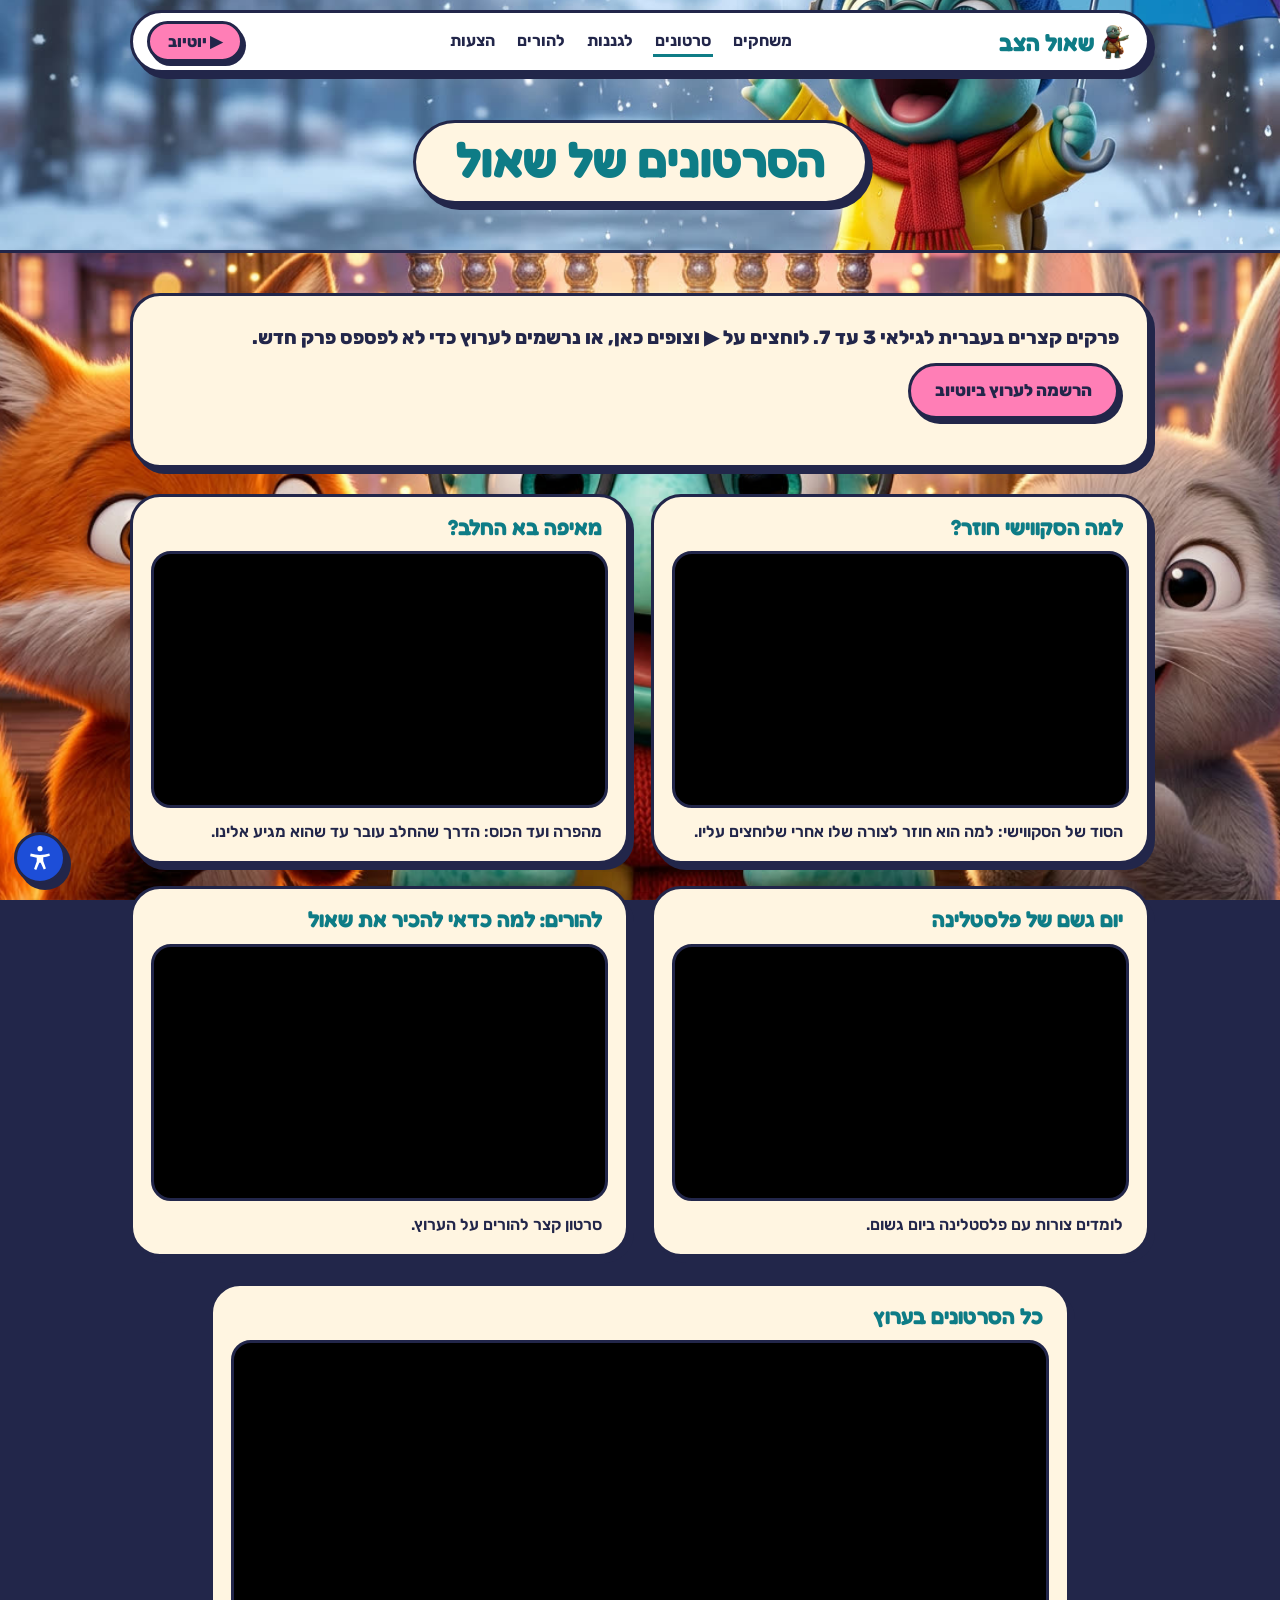
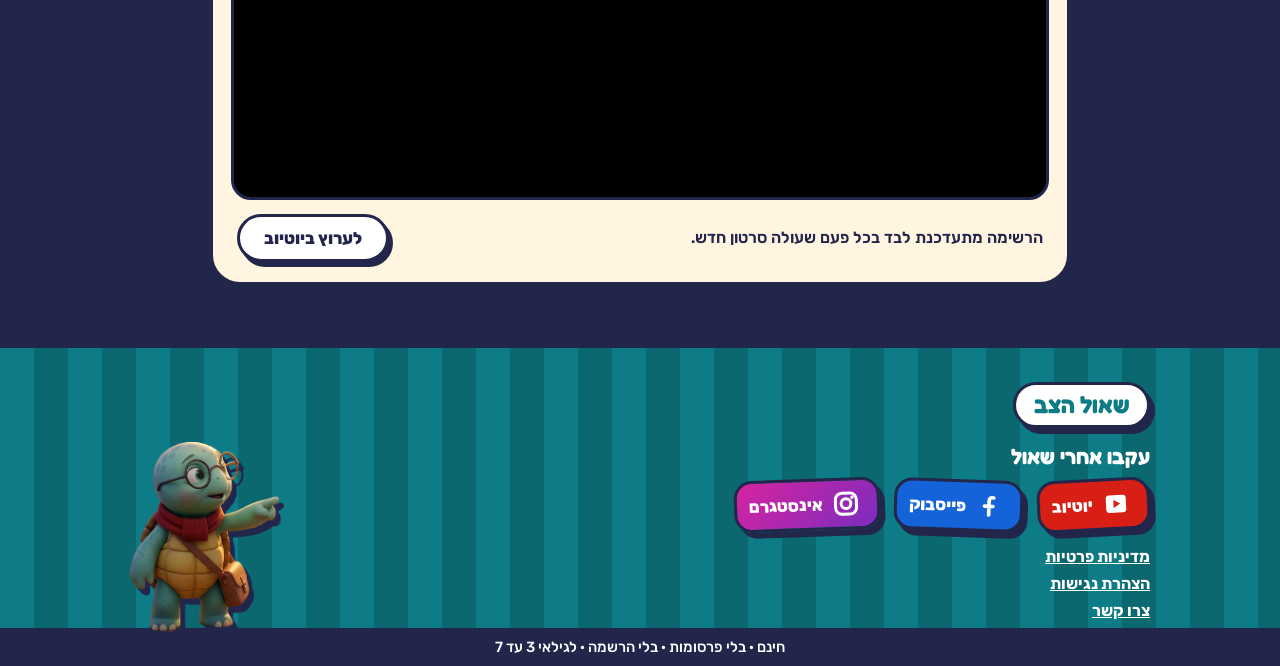
<file: videos/index.html>
<!doctype html>
<html lang="he" dir="rtl">
<head>
<meta charset="utf-8">
<meta property="og:image" content="https://shaulhatzav.co.il/img/share-sq.jpg">
<meta property="og:image:width" content="500">
<meta property="og:image:height" content="500">
<meta property="og:title" content="הסרטונים של שאול הצב | פרקים חינוכיים לילדים">
<meta property="og:description" content="כל הפרקים של שאול הצב: סרטונים חינוכיים קצרים בעברית לגילאי 3 עד 7.">
<meta property="og:url" content="https://shaulhatzav.co.il/videos/">
<meta property="og:type" content="website">
<meta name="twitter:card" content="summary">
<meta name="viewport" content="width=device-width, initial-scale=1">
<title>הסרטונים של שאול הצב | פרקים חינוכיים לילדים</title>
<meta name="description" content="כל הפרקים של שאול הצב: סרטונים חינוכיים קצרים בעברית לגילאי 3 עד 7.">
<link rel="canonical" href="https://shaulhatzav.co.il/videos/">
<link rel="icon" href="../img/shaul.png">
<link rel="preconnect" href="https://fonts.googleapis.com">
<link rel="preconnect" href="https://fonts.gstatic.com" crossorigin>
<link href="https://fonts.googleapis.com/css2?family=Fredoka:wght@500;600;700&family=Rubik:wght@400;500;700;800;900&display=swap" rel="stylesheet">
<link rel="stylesheet" href="../css/site.css?v=10">
<link rel="manifest" href="/manifest.webmanifest">
<meta name="theme-color" content="#0e7c86">
<link rel="apple-touch-icon" href="/img/apple-touch-icon.png">
<meta name="apple-mobile-web-app-capable" content="yes">
<meta name="mobile-web-app-capable" content="yes">
<meta name="apple-mobile-web-app-title" content="שאול הצב">
<script src="/js/install.js" defer></script>
</head>
<body>
<a class="skip" href="#main">דלגו לתוכן</a>
<header class="bar"><div class="b st">
  <a class="logo" href="../index.html"><img src="../img/shaul.png" alt="" width="313" height="398">שאול הצב</a>
  <nav aria-label="ראשי"><a href="../index.html#games">משחקים</a><a href="../videos/" aria-current="page">סרטונים</a><a href="../gan/">לגננות</a><a href="../index.html#about">להורים</a><a href="../index.html#ideas">הצעות</a></nav>
  <details class="menu"><summary>תפריט</summary><div class="st"><a href="../index.html#games">משחקים</a><a href="../videos/" aria-current="page">סרטונים</a><a href="../gan/">לגננות</a><a href="../index.html#about">להורים</a><a href="../index.html#ideas">הצעות</a></div></details>
  <button class="pill inst" type="button" data-install hidden aria-label="התקנת שאול הצב בטלפון">📲<span class="t"> התקנה</span></button>
  <a class="pill p" href="https://www.youtube.com/channel/UC1-MnNsGyyjfJZPgiCrN3sg?sub_confirmation=1" rel="noopener" aria-label="הרשמה לערוץ היוטיוב של שאול הצב">▶ יוטיוב</a>
</div></header>
<main id="main">

<div class="pagehead" style="background-image:url(../img/bg/winter.jpg)"><div class="in"><h1 class="st">הסרטונים של שאול</h1></div></div>
<div class="page" style="background-image:url(../img/bg/hanukkah.jpg)"><div class="in">
  <div class="panel st" style="max-width:none">
    <p class="lead">פרקים קצרים בעברית לגילאי 3 עד 7. לוחצים על ▶ וצופים כאן, או נרשמים לערוץ כדי לא לפספס פרק חדש.</p>
    <p><a class="pill p" href="https://www.youtube.com/channel/UC1-MnNsGyyjfJZPgiCrN3sg?sub_confirmation=1" rel="noopener">הרשמה לערוץ ביוטיוב</a></p>
  </div>
  <div class="vgrid">
    <article class="player st" id="squishy"><h2 class="h3">למה הסקווישי חוזר?</h2><div class="frame"><iframe src="https://www.youtube-nocookie.com/embed/lowUQMVtAIc?rel=0" title="למה הסקווישי חוזר?" loading="lazy" allow="accelerometer; clipboard-write; encrypted-media; gyroscope; picture-in-picture; web-share" allowfullscreen referrerpolicy="strict-origin-when-cross-origin"></iframe></div><div class="row"><p>הסוד של הסקווישי: למה הוא חוזר לצורה שלו אחרי שלוחצים עליו.</p></div></article><article class="player st" id="milk"><h2 class="h3">מאיפה בא החלב?</h2><div class="frame"><iframe src="https://www.youtube-nocookie.com/embed/RmUMBt8OJkY?rel=0" title="מאיפה בא החלב?" loading="lazy" allow="accelerometer; clipboard-write; encrypted-media; gyroscope; picture-in-picture; web-share" allowfullscreen referrerpolicy="strict-origin-when-cross-origin"></iframe></div><div class="row"><p>מהפרה ועד הכוס: הדרך שהחלב עובר עד שהוא מגיע אלינו.</p></div></article><article class="player st" id="clay"><h2 class="h3">יום גשם של פלסטלינה</h2><div class="frame"><iframe src="https://www.youtube-nocookie.com/embed/LVjLIBnuK_U?rel=0" title="יום גשם של פלסטלינה" loading="lazy" allow="accelerometer; clipboard-write; encrypted-media; gyroscope; picture-in-picture; web-share" allowfullscreen referrerpolicy="strict-origin-when-cross-origin"></iframe></div><div class="row"><p>לומדים צורות עם פלסטלינה ביום גשום.</p></div></article>
    <article class="player st" id="parents"><h2 class="h3">להורים: למה כדאי להכיר את שאול</h2><div class="frame"><iframe src="https://www.youtube-nocookie.com/embed/CSUYdBZNGcM?rel=0" title="למה כדאי שהילדים שלכם יכירו את שאול הצב" loading="lazy" allow="accelerometer; clipboard-write; encrypted-media; gyroscope; picture-in-picture; web-share" allowfullscreen referrerpolicy="strict-origin-when-cross-origin"></iframe></div><div class="row"><p>סרטון קצר להורים על הערוץ.</p></div></article>
  </div>
  <div class="player st" id="all" style="max-width:860px;margin:26px auto 0">
    <h2 class="h3">כל הסרטונים בערוץ</h2>
    <div class="frame"><iframe src="https://www.youtube-nocookie.com/embed/videoseries?list=UU1-MnNsGyyjfJZPgiCrN3sg&rel=0" title="כל הסרטונים של שאול הצב" loading="lazy" allow="accelerometer; clipboard-write; encrypted-media; gyroscope; picture-in-picture; web-share" allowfullscreen referrerpolicy="strict-origin-when-cross-origin"></iframe></div>
    <div class="row"><p>הרשימה מתעדכנת לבד בכל פעם שעולה סרטון חדש.</p><a class="pill" href="https://www.youtube.com/channel/UC1-MnNsGyyjfJZPgiCrN3sg" rel="noopener">לערוץ ביוטיוב</a></div>
  </div>
</div></div>

</main>
<footer><div class="in">
  <div>
    <a class="logo st" href="../index.html">שאול הצב</a>
    <nav aria-label="תחתון">
      <div class="follow"><p class="fh">עקבו אחרי שאול</p><div class="soc"><a class="st yt" href="https://www.youtube.com/channel/UC1-MnNsGyyjfJZPgiCrN3sg" rel="noopener" aria-label="שאול הצב ביוטיוב"><svg viewBox="0 0 24 24" aria-hidden="true"><path d="M4 7.6q0-2.6 2.6-2.6h10.8q2.6 0 2.6 2.6v8.8q0 2.6-2.6 2.6H6.6q-2.6 0-2.6-2.6z" fill="#fff"/><path d="M10 8.8l5.4 3.2-5.4 3.2z" fill="#d81f16"/></svg><span>יוטיוב</span></a><a class="st fb" href="https://www.facebook.com/profile.php?id=61596249973503" rel="noopener" aria-label="שאול הצב בפייסבוק"><svg viewBox="0 0 24 24" aria-hidden="true"><path d="M15.6 5.4q-3.6-.8-3.6 3v10.8M8.4 12.2h6.8" fill="none" stroke="#fff" stroke-width="2.9" stroke-linecap="round" stroke-linejoin="round"/></svg><span>פייסבוק</span></a><a class="st ig" href="https://www.instagram.com/shaul.hatzav/" rel="noopener" aria-label="שאול הצב באינסטגרם"><svg viewBox="0 0 24 24" aria-hidden="true"><rect x="3.6" y="3.6" width="16.8" height="16.8" rx="5.2" fill="none" stroke="#fff" stroke-width="2.4"/><circle cx="12" cy="12" r="3.9" fill="none" stroke="#fff" stroke-width="2.4"/><circle cx="17" cy="7" r="1.4" fill="#fff"/></svg><span>אינסטגרם</span></a></div></div>
      <a href="../privacy/">מדיניות פרטיות</a>
      <a href="../accessibility/">הצהרת נגישות</a>
      <a href="mailto:shaul.hatzav@gmail.com">צרו קשר</a>
    </nav>
  </div>
  <img class="s" src="../img/shaul.png" alt="" width="313" height="398" loading="lazy">
</div><div class="copy">חינם · בלי פרסומות · בלי הרשמה · לגילאי 3 עד 7</div></footer>
<a class="a11y st" href="../accessibility/" aria-label="הצהרת נגישות"><svg viewBox="0 0 24 24" aria-hidden="true"><circle cx="12" cy="4" r="2.2"/><path d="M4 8.2c2.6.8 5.3 1.2 8 1.2s5.4-.4 8-1.2l.5 1.9c-1.9.6-3.8 1-5.7 1.2v3.2l2.3 6.6-1.9.7L12.6 16h-1.2l-2.6 6.2-1.9-.7 2.3-6.6v-3.2c-1.9-.2-3.8-.6-5.7-1.2z"/></svg></a>
</body>
</html>
</file>
<file: css/site.css>
/* shaulhatzav.co.il — shared styles (23/11/2026).
   Look: real episode art behind every section, text on opaque "sticker" cards (3px ink outline + hard shadow),
   Fredoka headings, Rubik text. Colours with white text are dark enough for WCAG AA (teal-d 4.9:1, purple 5.6:1). */
:root { --cream: #fff5e1; --teal: #17a3a8; --teal-d: #0e7c86; --teal-dd: #0b6770; --yellow: #ffd23f; --red: #d9432a; --pink: #ff7eb6; --purple: #6a48f0; --ink: #22264a; --sky: #7fd0ea; --mint: #a5dcc0; }
* { box-sizing: border-box; }
html { scroll-behavior: smooth; }
html, body { margin: 0; overflow-x: hidden; max-width: 100%; }
body { font-family: 'Rubik', 'Heebo', 'Segoe UI', Arial, sans-serif; color: var(--ink); background: var(--ink); font-size: 100%; }
h1, h2, h3 { font-family: 'Fredoka', 'Rubik', sans-serif; font-weight: 700; margin: 0; line-height: 1.12; }
h2 { font-size: clamp(1.9rem, 5vw, 2.8rem); color: var(--teal-d); }
h3, h2.h3 { font-size: 1.35rem; color: var(--teal-d); margin-top: 22px; }
a { color: var(--teal-dd); }
img { max-width: 100%; height: auto; }
.in { max-width: 1060px; margin: 0 auto; padding: 0 20px; position: relative; }
.st { border: 3px solid var(--ink); box-shadow: 5px 6px 0 var(--ink); }
.skip { position: absolute; top: -60px; right: 10px; background: var(--yellow); color: var(--ink); padding: 10px 16px; border-radius: 12px; font-weight: 800; z-index: 50; }
.skip:focus { top: 10px; }
:focus-visible { outline: 4px solid var(--ink); outline-offset: 3px; box-shadow: 0 0 0 7px #fff; }

.pill { display: inline-block; background: #fff; color: var(--ink); font-weight: 800; text-decoration: none; padding: 11px 24px; border-radius: 999px; font-size: 1.05rem; border: 3px solid var(--ink); box-shadow: 4px 5px 0 var(--ink); transition: transform .12s, box-shadow .12s; }
.pill:hover { transform: translate(2px, 2px); box-shadow: 2px 3px 0 var(--ink); }
.pill.y { background: var(--yellow); }
.pill.big { font-size: 1.35rem; padding: 14px 32px; font-weight: 900; }
.pill.t { background: var(--teal-d); color: #fff; }
.pill.p { background: var(--pink); }

/* top bar */
.bar { position: sticky; top: 10px; z-index: 20; margin: 0 auto; max-width: 1060px; padding: 0 20px; height: 0; }
.bar .b { background: #fff; border-radius: 999px; padding: 8px 10px 8px 14px; display: flex; align-items: center; justify-content: space-between; gap: 10px; }
.logo { font-family: 'Fredoka', sans-serif; font-weight: 700; font-size: 1.45rem; color: var(--teal-d); white-space: nowrap; padding-right: 8px; text-decoration: none; display: inline-flex; align-items: center; gap: 8px; }
.logo img { height: 34px; width: auto; }
.bar nav { display: flex; gap: 18px; font-weight: 700; }
.bar nav a { color: var(--ink); text-decoration: none; padding: 4px 2px; border-bottom: 3px solid transparent; }
.bar nav a:hover, .bar nav a[aria-current] { border-bottom-color: var(--teal-d); }
.bar .pill { padding: 8px 18px; font-size: .98rem; box-shadow: 3px 4px 0 var(--ink); white-space: nowrap; }
.menu { display: none; }
/* install-to-home-screen button (28/11): shown by js/install.js only where installing is possible */
.pill.inst { font: inherit; font-weight: 800; cursor: pointer; background: var(--yellow); }
.bar .pill.inst { font-size: .98rem; }

/* sections on episode art */
section, .hero, .pagehead { position: relative; background: center / cover no-repeat; border-bottom: 3px solid var(--ink); }
section { padding: 60px 0; scroll-margin-top: 80px; }
.panel { background: var(--cream); border-radius: 30px; padding: 26px 28px 30px; }
.panel p, .panel li { font-size: 1.08rem; line-height: 1.65; }
.panel p { margin: 10px 0 16px; }
.panel p.lead { font-weight: 800; font-size: 1.2rem; margin-bottom: 0; }
.side { display: grid; grid-template-columns: minmax(0, 480px) 1fr; }
.side.l { grid-template-columns: 1fr minmax(0, 480px); } .side.l .panel { grid-column: 2; }

.hero { background-position: 70% center; padding: 110px 0 70px; min-height: 600px; display: flex; align-items: center; }
.hero .in { width: 100%; z-index: 1; }
/* the 3D picture (js/hero3d.js) sits under the panel, over the CSS background it replaces */
.hero3d { position: absolute; top: 0; left: 0; width: 100%; height: 100%; display: block; z-index: 0; pointer-events: none; }
.hero .panel { background: var(--teal-d); color: #fff; max-width: 480px; margin-right: auto; margin-left: 0; text-align: center; padding: 26px 24px 30px; position: relative; }
.hero h1 { font-size: clamp(2.5rem, 7vw, 4rem); color: #fff; -webkit-text-stroke: 9px var(--ink); paint-order: stroke fill; }
.hero h1 span { color: var(--yellow); white-space: nowrap; }
.hero p { font-size: 1.15rem; font-weight: 500; line-height: 1.5; margin: 12px 0 18px; }
.btns { display: flex; gap: 12px; flex-wrap: wrap; justify-content: center; }
/* hero: one smaller card per game, each on its own game picture so children see which game it is */
.games { max-width: 440px; margin-right: auto; margin-left: 0; display: flex; flex-direction: column; gap: 22px; }
.game { position: relative; display: block; min-height: 240px; border-radius: 26px; background: center / cover no-repeat; color: #fff; text-decoration: none; transition: transform .12s, box-shadow .12s; }
.game:hover { transform: translate(2px, 2px); box-shadow: 3px 4px 0 var(--ink); }
.game .txt { position: absolute; inset: auto 0 0 0; padding: 34px 16px 12px; border-radius: 0 0 23px 23px; text-align: right;
  background: linear-gradient(to top, rgba(14,124,134,.96) 0 45%, rgba(14,124,134,0)); }
.game h1, .game h2 { font-size: clamp(1.75rem, 4.6vw, 2.3rem); color: #fff; -webkit-text-stroke: 7px var(--ink); paint-order: stroke fill; margin: 0; line-height: 1.1; }
.game h1 span, .game h2 span { color: var(--yellow); white-space: nowrap; }
.game .d { display: block; font-size: 1rem; font-weight: 600; line-height: 1.4; margin: 4px 0 2px; text-shadow: 0 1px 2px rgba(0,0,0,.4); max-width: 70%; }
.game .pill { position: absolute; left: 14px; bottom: 14px; padding: 9px 18px; }
.game .sign { position: absolute; top: 12px; left: 14px; line-height: 1; filter: drop-shadow(3px 4px 0 var(--ink)); }
.game .sign.alef { display: flex; gap: 4px; direction: rtl; }
.game .sign.alef b { font-family: 'Fredoka', 'Rubik', sans-serif; font-weight: 700; font-size: 2.6rem; width: 54px; height: 54px; display: grid; place-items: center; border-radius: 14px; border: 3px solid var(--ink); color: #fff; }
.game .sign.alef b:nth-child(1) { background: var(--red); transform: rotate(-6deg); }
.game .sign.alef b:nth-child(2) { background: var(--purple); transform: rotate(4deg); }
.game .sign.alef b:nth-child(3) { background: #2f9e44; transform: rotate(-3deg); }
.game .sign.race { font-size: 3rem; transform: rotate(-8deg); }
/* third hero card (28/11): the YouTube channel; a drawn red play badge, not YouTube's logo */
.game .sign.yt { width: 74px; height: 54px; display: grid; place-items: center; background: #d81f16; color: #fff; font-size: 1.9rem; border-radius: 16px; border: 3px solid var(--ink); transform: rotate(-5deg); }
@media (min-width: 761px) { .game.ytc .d { max-width: 50%; } }   /* its button is wider than the games' buttons */
.game .kart { position: absolute; left: 50%; top: 18px; height: 118px; width: auto; transform: translateX(-50%); filter: drop-shadow(0 6px 4px rgba(0,0,0,.35)); }
.games .free { margin: 0; text-align: center; font-weight: 800; color: #fff; background: rgba(34,38,74,.75); border-radius: 999px; padding: 6px 14px; align-self: center; }
.games .free a { color: var(--yellow); }
.new { position: absolute; top: -20px; right: 8px; background: var(--red); color: #fff; font-weight: 900; padding: 7px 16px; border-radius: 16px; transform: rotate(6deg); }
.rib { overflow: hidden; padding: 16px 0; margin: -32px 0 -18px; position: relative; z-index: 3; }
.ribbon { background: var(--yellow); border-block: 3px solid var(--ink); transform: rotate(-1.4deg) scale(1.05); font-family: 'Fredoka', sans-serif; font-weight: 700; font-size: 1.45rem; white-space: nowrap; overflow: hidden; padding: 9px 0; text-align: center; }

.title { display: table; margin: 0 auto 26px; background: var(--cream); border-radius: 999px; padding: 8px 34px 12px; text-align: center; }
.grid { display: grid; grid-template-columns: repeat(3, 1fr); gap: 20px; }
.card { border-radius: 26px; overflow: hidden; background: #fff; text-align: center; display: flex; flex-direction: column; }
.card .pic { aspect-ratio: 16 / 10; background: center / cover; position: relative; border-bottom: 3px solid var(--ink); display: block; }
.card .pic span { position: absolute; inset: 0; display: grid; place-items: center; font-size: 3rem; color: #fff; text-shadow: 0 3px 0 var(--ink); }
.card .ft { padding: 14px 12px 18px; display: flex; flex-direction: column; align-items: center; flex: 1; }
.tag { display: inline-block; font-weight: 800; font-size: .85rem; padding: 3px 12px; border-radius: 999px; border: 2px solid var(--ink); margin-bottom: 8px; }
.card h3 { font-family: 'Rubik', sans-serif; font-weight: 800; font-size: 1.12rem; color: var(--ink); margin: 0 0 12px; line-height: 1.3; flex: 1; }

.player { margin-top: 26px; background: var(--cream); border-radius: 30px; padding: 18px 18px 20px; }
.player h3, .player h2.h3 { margin: 0 6px 12px; }
.frame { position: relative; aspect-ratio: 16 / 9; border-radius: 20px; overflow: hidden; background: #000; border: 3px solid var(--ink); }
.frame iframe { position: absolute; inset: 0; width: 100%; height: 100%; border: 0; }
.player .row { display: flex; flex-wrap: wrap; gap: 12px; align-items: center; justify-content: space-between; margin: 14px 6px 0; }
.player .row p { margin: 0; font-weight: 600; }

.panel p.note { font-size: .95rem; margin: 14px 0 0; color: #3d4266; }
.friends { min-height: 560px; display: flex; align-items: flex-start; background-position: center 60%; }
.friends .in { width: 100%; text-align: center; }
.friends .title { margin-bottom: 0; }
.friends p { display: table; margin: 12px auto 0; background: #fff; border-radius: 18px; padding: 8px 18px; font-weight: 600; font-size: 1.05rem; }

.pocket .panel { background: var(--purple); color: #fff; display: grid; grid-template-columns: 1fr auto; gap: 26px; align-items: center; max-width: 780px; margin: 0 auto; }
.pocket h2 { color: #fff; -webkit-text-stroke: 7px var(--ink); paint-order: stroke fill; }
.pocket ol { margin: 0 0 18px; padding: 0 20px 0 0; font-weight: 700; line-height: 1.9; }
.qr { background: #fff; border-radius: 24px; padding: 12px; width: 190px; text-align: center; color: var(--ink); font-weight: 800; }
.qr img { width: 100%; height: auto; display: block; margin-bottom: 6px; image-rendering: pixelated; }

/* inner pages */
.pagehead { padding: 120px 0 46px; text-align: center; }
.pagehead h1 { display: inline-block; background: var(--cream); border-radius: 999px; padding: 10px 40px 14px; font-size: clamp(2rem, 6vw, 3rem); color: var(--teal-d); }
.page { background: center / cover fixed no-repeat; padding: 40px 0 60px; border-bottom: 3px solid var(--ink); }
.page .panel { max-width: 860px; margin: 0 auto 26px; }
.page .panel > :first-child { margin-top: 0; }
.page ul, .page ol { padding-right: 22px; margin: 8px 0 16px; }
.letters { display: grid; grid-template-columns: repeat(auto-fill, minmax(120px, 1fr)); gap: 10px; margin: 14px 0 6px; padding: 0; list-style: none; }
.letters li { background: #fff; border: 2px solid var(--ink); border-radius: 16px; padding: 8px 10px; text-align: center; font-weight: 700; line-height: 1.3; }
.letters b { display: block; font-family: 'Fredoka', sans-serif; font-size: 2rem; color: var(--teal-d); line-height: 1; }
.world { font-weight: 800; margin: 18px 0 0; }
.vgrid { display: grid; grid-template-columns: 1fr 1fr; gap: 22px; }
.vgrid .player { margin: 0; }

footer { background: repeating-linear-gradient(90deg, var(--teal-d) 0 34px, var(--teal-dd) 34px 68px); color: #fff; padding: 34px 0 0; position: relative; }
footer .in { display: flex; justify-content: space-between; align-items: flex-end; gap: 20px; }
footer .logo { background: #fff; border-radius: 999px; padding: 5px 18px 7px; margin-bottom: 14px; }
footer nav a { color: #fff; font-weight: 700; display: block; margin: 8px 0; }
footer img.s { height: 190px; width: auto; margin-bottom: -4px; filter: drop-shadow(5px 6px 0 var(--ink)); }
.follow { margin: 2px 0 16px; }
.fh { font-family: 'Fredoka', sans-serif; font-weight: 700; font-size: 1.3rem; margin: 0 0 10px; color: #fff; }
.soc { display: flex; flex-wrap: wrap; gap: 14px; }
footer nav .soc a { display: inline-flex; align-items: center; gap: 8px; margin: 0; padding: 8px 16px 8px 12px; border-radius: 18px; color: #fff; font-weight: 800; font-size: 1.05rem; text-decoration: none; transition: transform .12s; }
.soc a svg { width: 30px; height: 30px; flex: none; }
.soc a.yt { background: #d81f16; transform: rotate(-3deg); }
.soc a.fb { background: #1463d8; transform: rotate(2deg); }
.soc a.ig { background: linear-gradient(135deg, #d6249f, #7b2cbf); transform: rotate(-2deg); }
.soc a:hover { transform: rotate(0deg) scale(1.05); }
@media (prefers-reduced-motion: reduce) { .soc a { transition: none; } }
.copy { background: var(--ink); color: #fff; text-align: center; padding: 10px; font-size: .92rem; font-weight: 500; }
.a11y { position: fixed; z-index: 30; bottom: 16px; left: 14px; width: 52px; height: 52px; border-radius: 50%; display: grid; place-items: center; background: #1d4ed8; text-decoration: none; }
.a11y svg { width: 28px; height: 28px; fill: #fff; }

@media (max-width: 760px) {
  .bar nav { display: none; }
  .menu { display: block; position: relative; }
  .menu summary { list-style: none; cursor: pointer; font-weight: 800; padding: 6px 12px; border: 3px solid var(--ink); border-radius: 999px; background: var(--yellow); }
  .menu summary::-webkit-details-marker { display: none; }
  .menu div { position: absolute; top: 48px; left: -10px; background: #fff; border-radius: 20px; padding: 8px 16px; min-width: 200px; }
  .menu div a { display: block; padding: 10px 0; font-weight: 700; color: var(--ink); text-decoration: none; border-bottom: 2px solid #22264a22; }
  .menu div a:last-child { border-bottom: 0; }
  .bar .b { padding: 6px 8px 6px 10px; gap: 6px; } .logo { font-size: 1.2rem; padding-right: 2px; } .logo img { height: 28px; }
  .bar .pill { padding: 7px 12px; font-size: .9rem; }
  .bar .pill.inst { font-size: .9rem; padding: 7px 10px; }
  /* 28/11 (the user: "הכפתור להתקנה בטלפון לא ברור"): a bare 📲 said nothing, so the phone shows the word too; the small sizes make room for it */
  @media (max-width: 480px) { .bar .b { gap: 4px; padding: 6px 6px 6px 8px; } .bar .pill, .bar .pill.inst, .menu summary { padding: 6px 9px; font-size: .82rem; } .logo { font-size: 1.05rem; gap: 4px; } .logo img { height: 24px; } }
  @media (max-width: 350px) { .bar .pill.inst .t { display: none; } }
  .hero { padding: 300px 0 46px; min-height: 0; background-position: 62% top; background-size: auto 330px; background-color: var(--teal-d); align-items: flex-end; }
  .hero .panel, .games { margin: 0 auto; }
  .game { min-height: 275px; }
  .game .kart { height: 104px; top: 14px; }
  /* 28/11: on a phone the button sat over the description, so here it comes under the text instead of beside it */
  .game .d { max-width: none; font-size: .95rem; }
  .game .pill { position: static; margin-top: 8px; }
  .game .txt { padding-bottom: 14px; }
  .hero3d { height: 330px; bottom: auto; }
  section { padding: 230px 0 34px; background-size: auto 250px; background-position: center top; background-color: var(--cream); }
  section.plain { padding-top: 40px; background-size: cover; }
  .side, .side.l { grid-template-columns: 1fr; } .side.l .panel { grid-column: 1; }
  .grid { grid-template-columns: 1fr 1fr; gap: 14px; }
  .grid .card:first-child { grid-column: 1 / -1; }
  .friends { min-height: 0; padding-top: 30px; padding-bottom: 250px; background-position: center bottom; }
  .pocket .panel { grid-template-columns: 1fr; text-align: center; } .pocket ol { display: inline-block; text-align: right; } .qr { margin: 0 auto; }
  .ribbon { font-size: 1.1rem; }
  .panel { padding: 22px 20px 24px; }
  .pagehead { padding: 96px 0 30px; }
  .page { background-attachment: scroll; padding: 26px 0 40px; }
  .vgrid { grid-template-columns: 1fr; }
  footer img.s { height: 130px; width: auto; }
}
@media (prefers-reduced-motion: reduce) { html { scroll-behavior: auto; } .pill { transition: none; } .pill:hover { transform: none; } }
</file>
